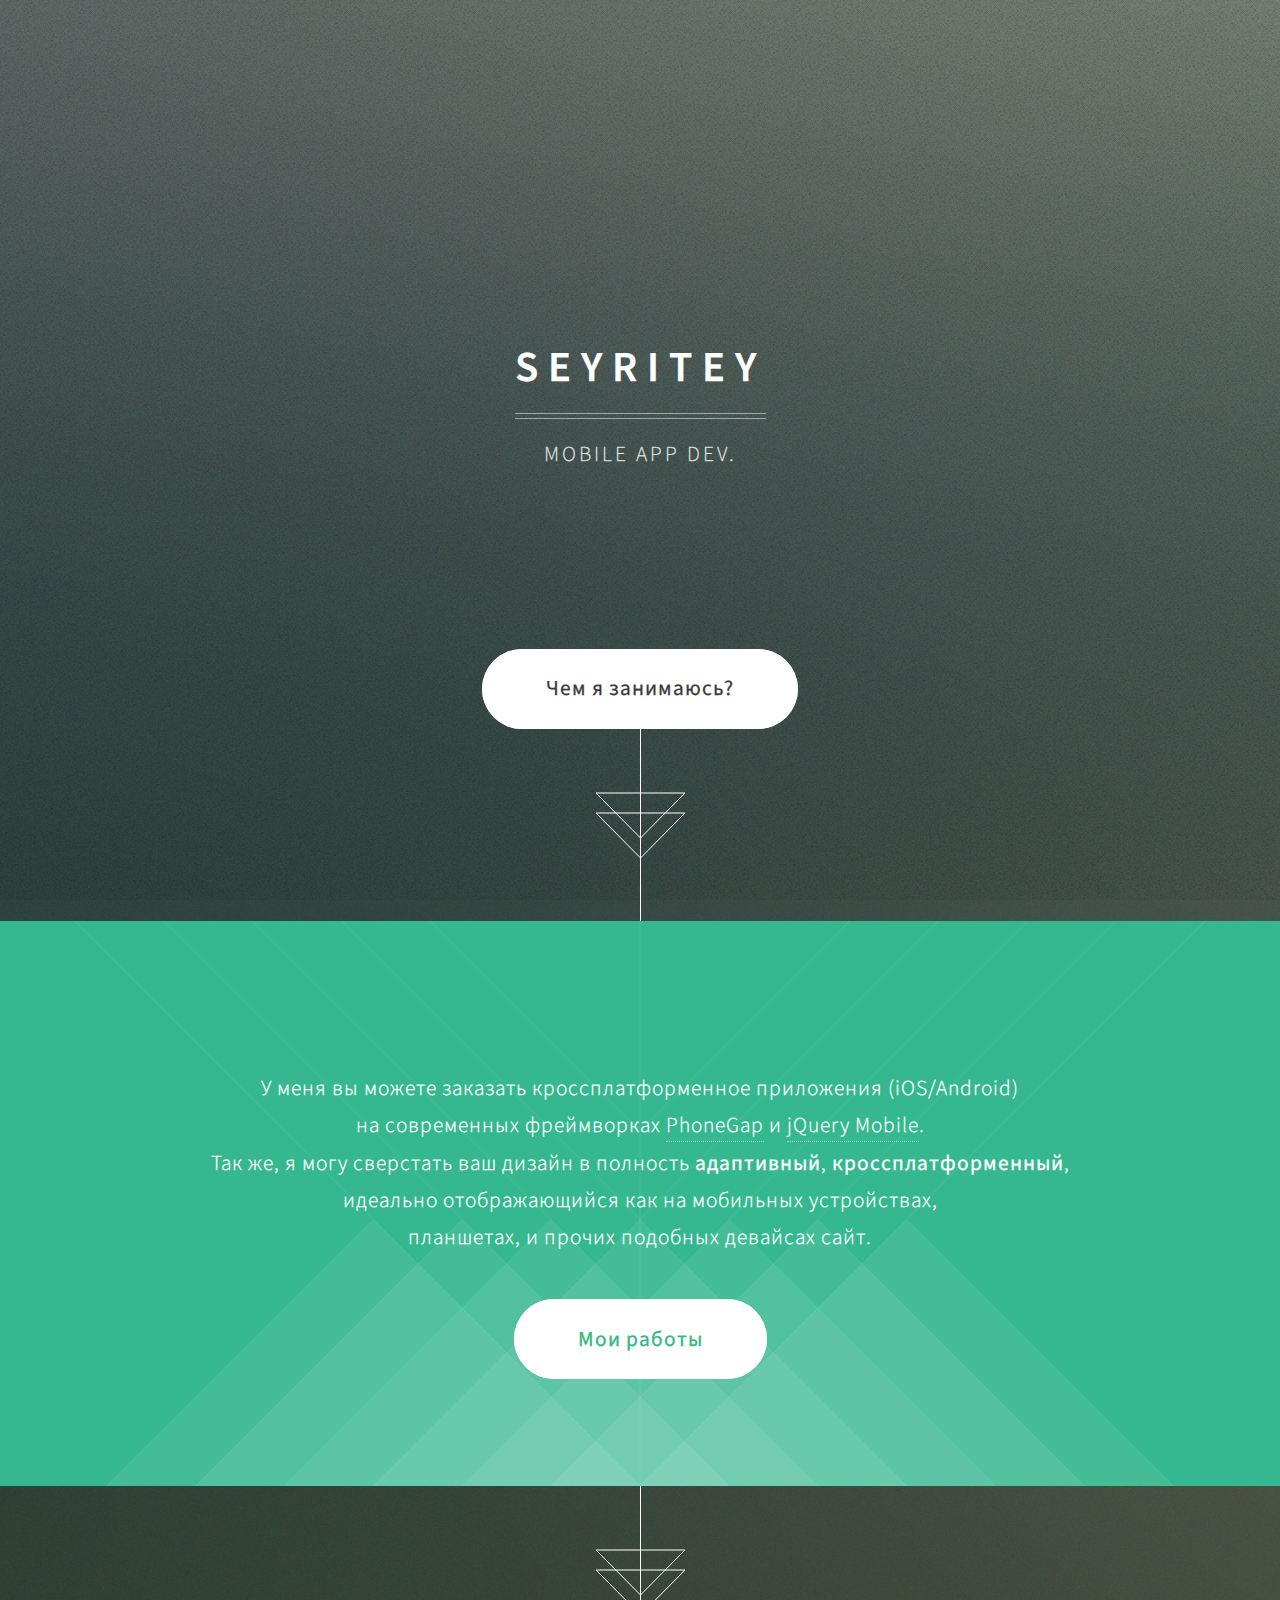
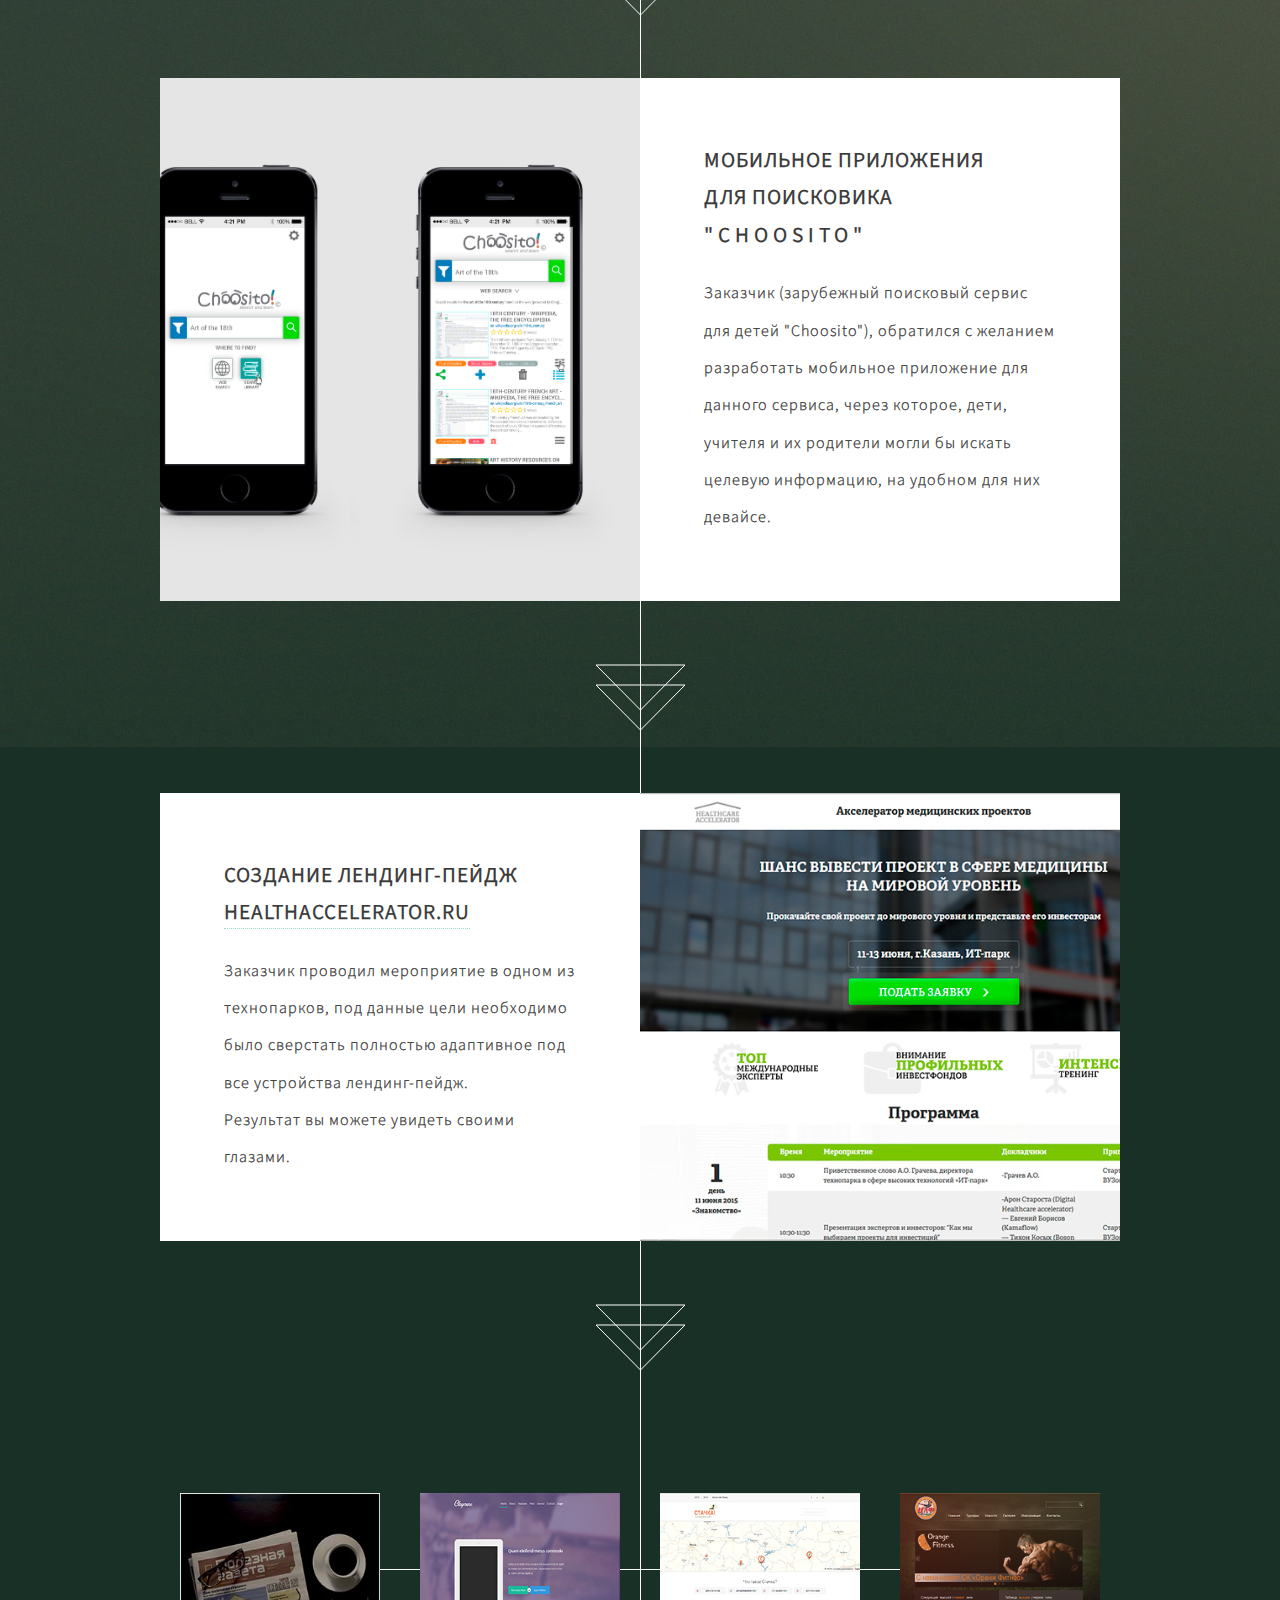
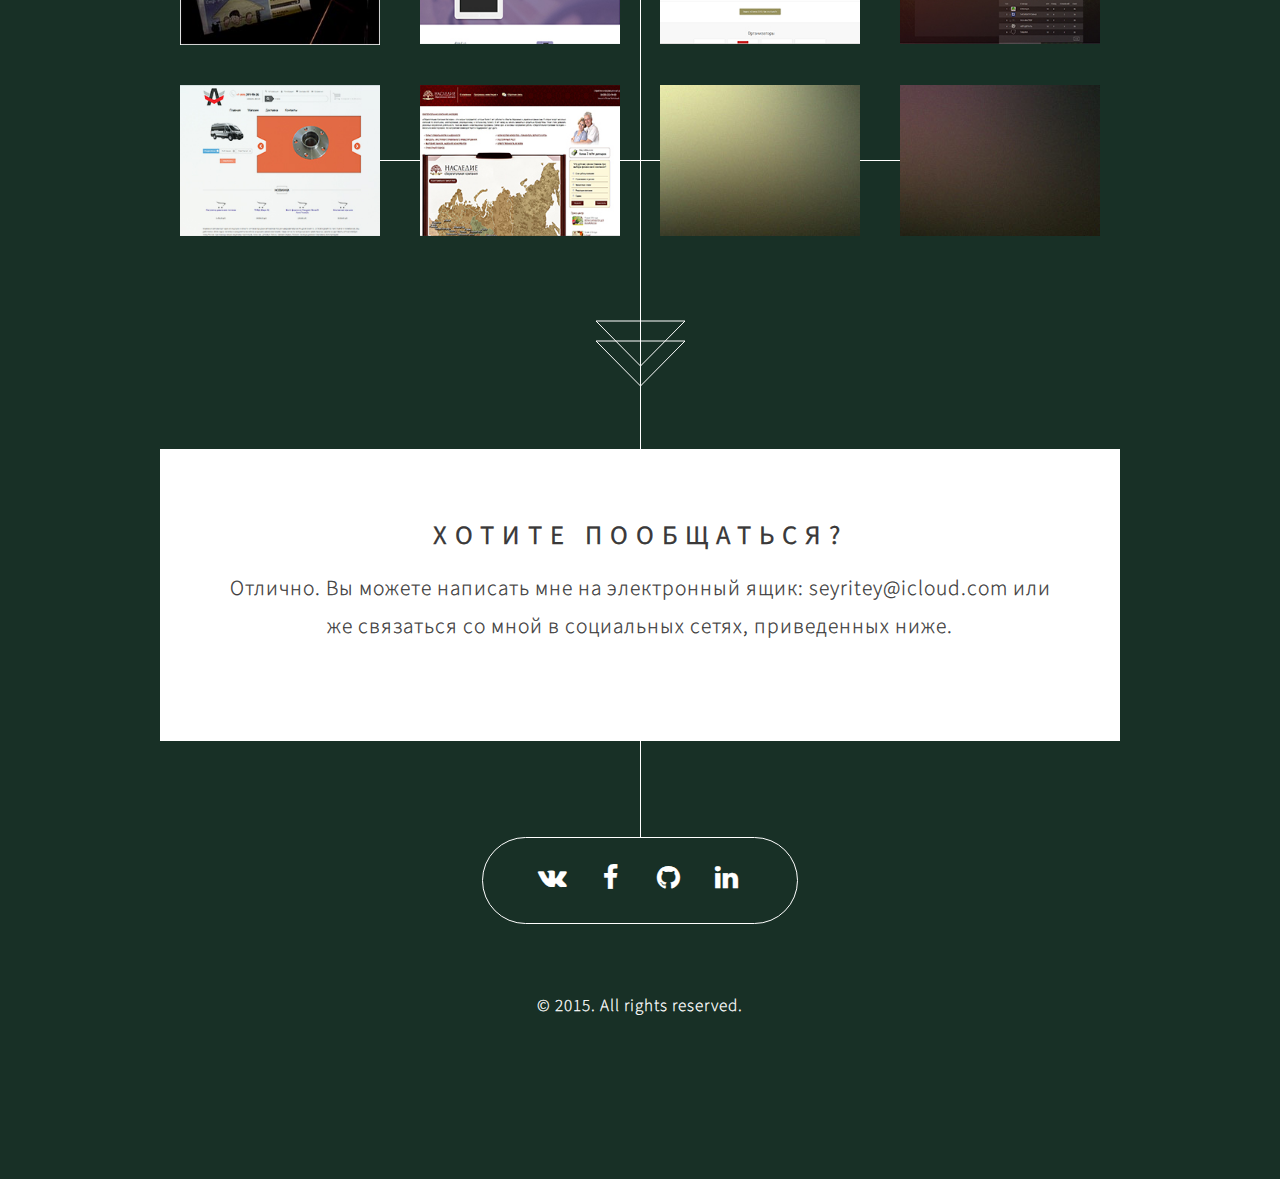
<file: index.html>
<!DOCTYPE HTML>
<html>
	<head>
		<title>Seyritey</title>
		<meta charset="utf-8" />
		<meta name="viewport" content="width=device-width, initial-scale=1" />
		<!--[if lte IE 8]><script src="assets/js/ie/html5shiv.js"></script><![endif]-->
		<link rel="stylesheet" href="assets/css/main.css" />
		<!--[if lte IE 8]><link rel="stylesheet" href="assets/css/ie8.css" /><![endif]-->
	</head>
	<body>
			<section id="header">
				<header>
					<h1>Seyritey</h1>
					<p>Mobile App dev.</p>
				</header>
				<footer>
					<a href="#banner" class="button style2 scrolly-middle">Чем я занимаюсь?</a>
				</footer>
			</section>

		<!-- Banner -->
			<section id="banner">
				<header>
					<h2></h2>
				</header>
        				<p>
                            У меня вы можете заказать кроссплатформенное приложения (iOS/Android) <br />
                            на современных фреймворках <a href="http://phonegap.com/app/">PhoneGap</a> и <a href="http://demos.jquerymobile.com/1.4.5/">jQuery Mobile</a>.<br />
            				Так же, я могу сверстать ваш дизайн в полность <strong>адаптивный</strong>, <strong>кроссплатформенный</strong>,<br> идеально отображающийся как на мобильных устройствах,<br> планшетах, и прочих подобных девайсах сайт.<br />
    				</p>
				<footer>
					<a href="#first" class="button style2 scrolly">Мои работы</a>
				</footer>
			</section>

		<!-- Feature 1 -->
			<article id="first" class="container box style1 right">
				<a href="#" class="image fit"><img src="images/iphone-filters-search-result.jpg" alt="" /></a>
				<div class="inner">
					<header>
						<h4>Мобильное приложения<br> для поисковика</h4><h3>"Choosito"</h3>
					</header>
					<p style="font-size: 16px;">Заказчик (зарубежный поисковый сервис для детей "Choosito"), обратился с желанием разработать мобильное приложение для данного сервиса, через которое, дети, учителя и их родители могли бы искать целевую информацию, на удобном для них девайсе.</p>
				</div>
			</article>

		<!-- Feature 2 -->
			<article class="container box style1 left">
				<a href="http://healthaccelerator.ru" class="image fit"><img src="images/pic02.jpg" alt="" /></a>
				<div class="inner">
					<header>
						<h4>Создание лендинг-пейдж<br />
						<a href="http://healthaccelerator.ru">Healthaccelerator.ru</a></h4>
					</header>
					<p style="font-size: 16px;">Заказчик проводил мероприятие в одном из технопарков, под данные цели необходимо было сверстать полностью адаптивное под все устройства лендинг-пейдж.<br> Результат вы можете увидеть своими глазами.</p>
				</div>
			</article>

		<!-- Portfolio -->
			<article class="container box style2">
				<!-- <header>
					<h2>Последние работы</h2>
					<p>Посмотреть в полном-размере и<br />
					открыть вживую, вы можете кликнув на изображение.</p>
				</header> !-->
				<div class="inner gallery">
					<div class="row 0%">
						<div class="3u 12u(mobile)"><a href="images/fulls/01.jpg" class="image fit"><img src="images/thumbs/01.jpg" alt="" title="Верстка лендинг-пейдж для <a href='http://poleznayagazeta.ru'\>poleznayagazeta.ru</a\>" /></a></div>
						<div class="3u 12u(mobile)"><a href="images/fulls/02.png" class="image fit"><img src="images/thumbs/02.jpg" alt="" title="<a href='http://lisink.github.io/works/claymore/'>Финальная работа на всероссийской олимпиаде 'Волга IT'</a>" /></a></div>
						<div class="3u 12u(mobile)"><a href="images/fulls/03.png" class="image fit"><img src="images/thumbs/03.jpg" alt="" title="<a href='lisink.github.io/works/volgait'>Полуфинальная работа</a> на всероссийской олимпиаде 'Волга IT'" /></a></div>
						<div class="3u 12u(mobile)"><a href="images/fulls/04.jpg" class="image fit"><img src="images/thumbs/04.jpg" alt="" title="Верстка сайта <a href='http://цлф.рф'\>'Центра любительского футбола'</a\>" /></a></div>
					</div>
					<div class="row 0%">
						<div class="3u 12u(mobile)"><a href="images/fulls/05.png" class="image fit"><img src="images/thumbs/05.jpg" alt="" title="Частичная верстка сайта <a href='http://autodetali16.ru'\>autodetali16.ru</a\>" /></a></div>
						<div class="3u 12u(mobile)"><a href="images/fulls/06.jpg" class="image fit"><img src="images/thumbs/06.jpg" alt="" title="Портирование/переверстка сайта <a href='http://sberfin.ru'\>http://sberfin.ru</a\> на CMS" /></a></div>
						<div class="3u 12u(mobile)"><a href="images/fulls/07.jpg" class="image fit"><img src="images/thumbs/07.jpg" alt="" title="Место ждет своей работы" /></a></div>
						<div class="3u 12u(mobile)"><a href="images/fulls/08.jpg" class="image fit"><img src="images/thumbs/08.jpg" alt="" title="Место ждет своей работы" /></a></div>
					</div>
				</div>
			</article>

		<!-- Contact -->
			<article class="container box style3">
				<header>
					<h2>Хотите пообщаться?</h2>
					<p>Отлично. Вы можете написать мне на электронный ящик: seyritey@icloud.com или же связаться со мной в социальных сетях, приведенных ниже.</p>
				</header>
				<!--<form method="post" action="#">
					<div class="row 50%">
						<div class="6u 12u$(mobile)"><input type="text" class="text" name="name" placeholder="Name" /></div>
						<div class="6u$ 12u$(mobile)"><input type="text" class="text" name="email" placeholder="Email" /></div>
						<div class="12u$">
							<textarea name="message" placeholder="Message"></textarea>
						</div>
						<div class="12u$">
							<ul class="actions">
								<li><input type="submit" value="Send Message" /></li>
							</ul>
						</div>
					</div>
				</form> !-->
			</article>

		<section id="footer">
			<ul class="icons">
				<li><a href="http://vk.com/seyritey" class="icon fa-vk"><span class="label">Vkontakte</span></a></li>
				<li><a href="https://www.facebook.com/profile.php?id=100007249294227" class="icon fa-facebook"><span class="label">Facebook</span></a></li>
                <li><a href="https://github.com/Seyritey" class="icon  fa-github"><span class="label">Github</span></a></li>
				<li><a href="" class="icon fa-linkedin"><span class="label">LinkedIn</span></a></li>
			</ul>
			<div class="copyright">
				<ul class="menu">
					<li>&copy; 2015. All rights reserved.</li>
				</ul>
			</div>
		</section>

		<!-- Scripts -->
			<script src="assets/js/jquery.min.js"></script>
			<script src="assets/js/jquery.scrolly.min.js"></script>
			<script src="assets/js/jquery.poptrox.min.js"></script>
			<script src="assets/js/skel.min.js"></script>
			<script src="assets/js/util.js"></script>
			<!--[if lte IE 8]><script src="assets/js/ie/respond.min.js"></script><![endif]-->
			<script src="assets/js/main.js"></script>

	</body>
</html>
</file>
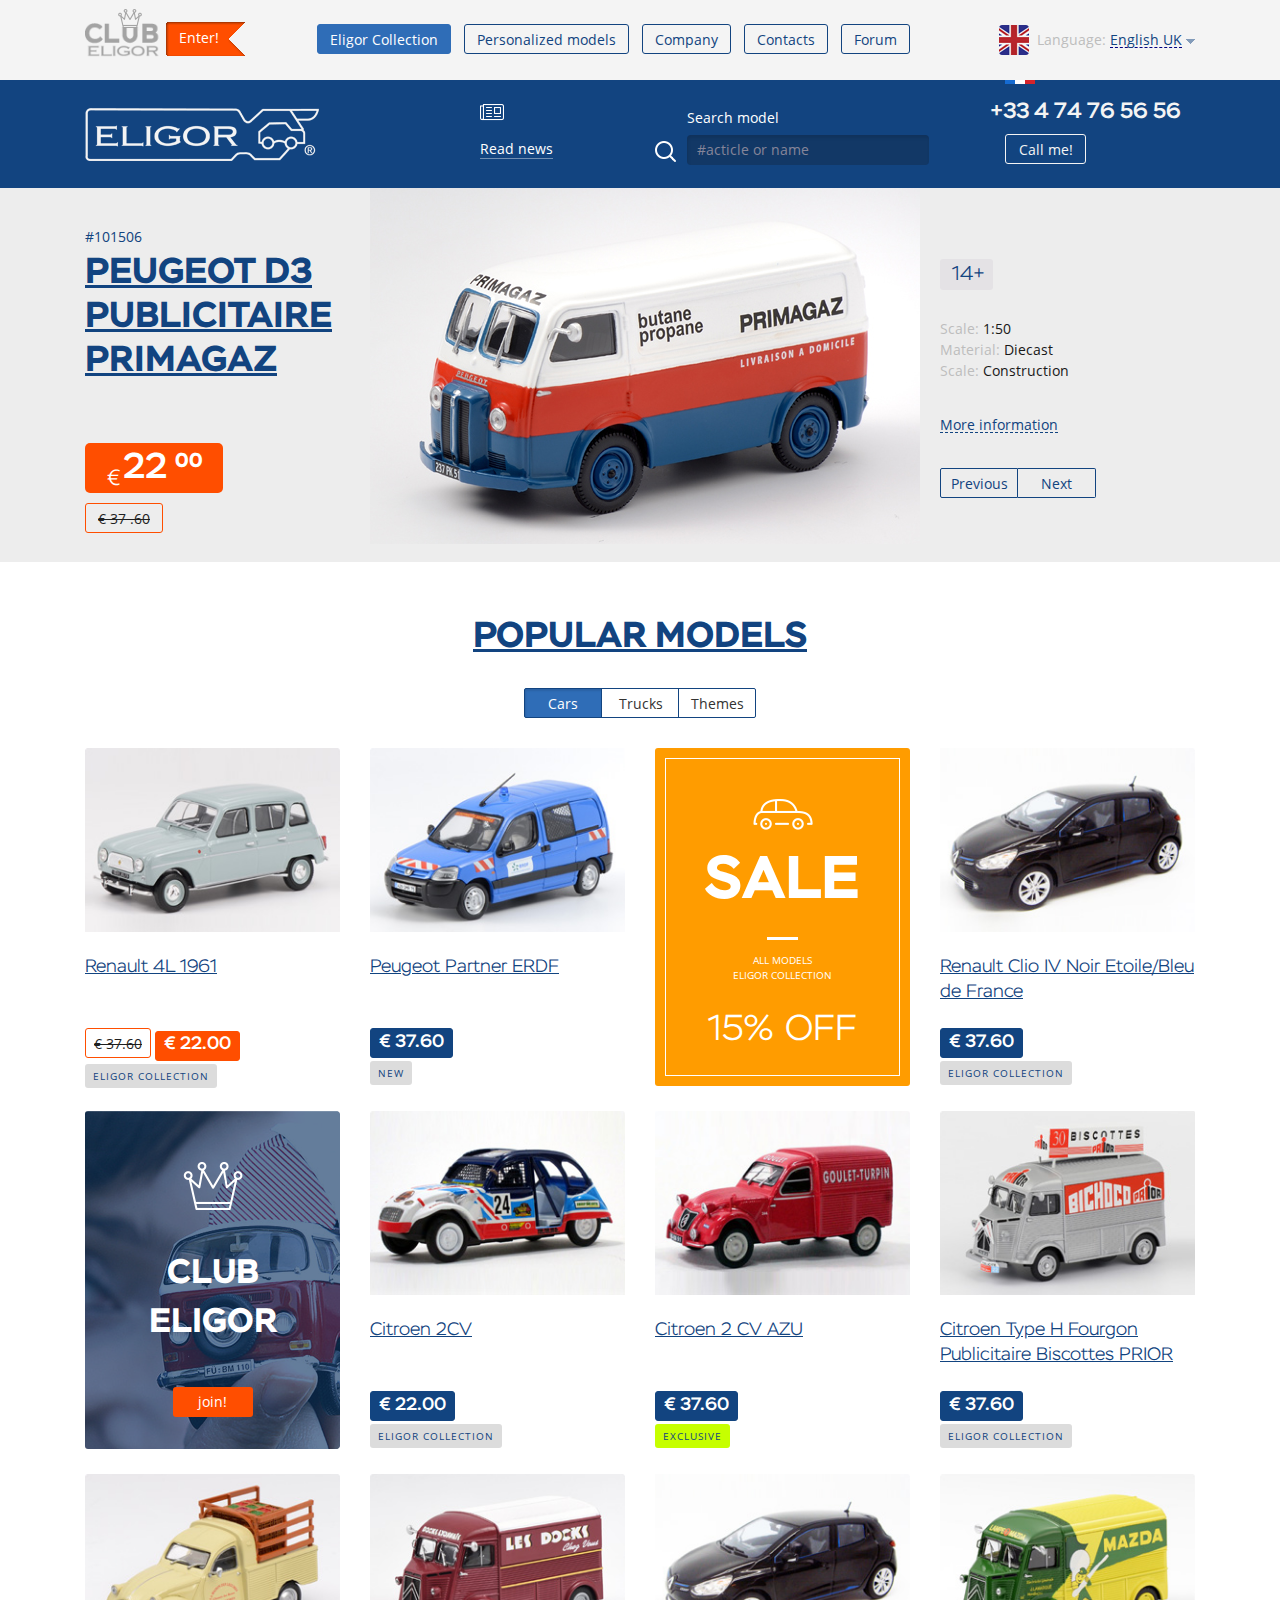
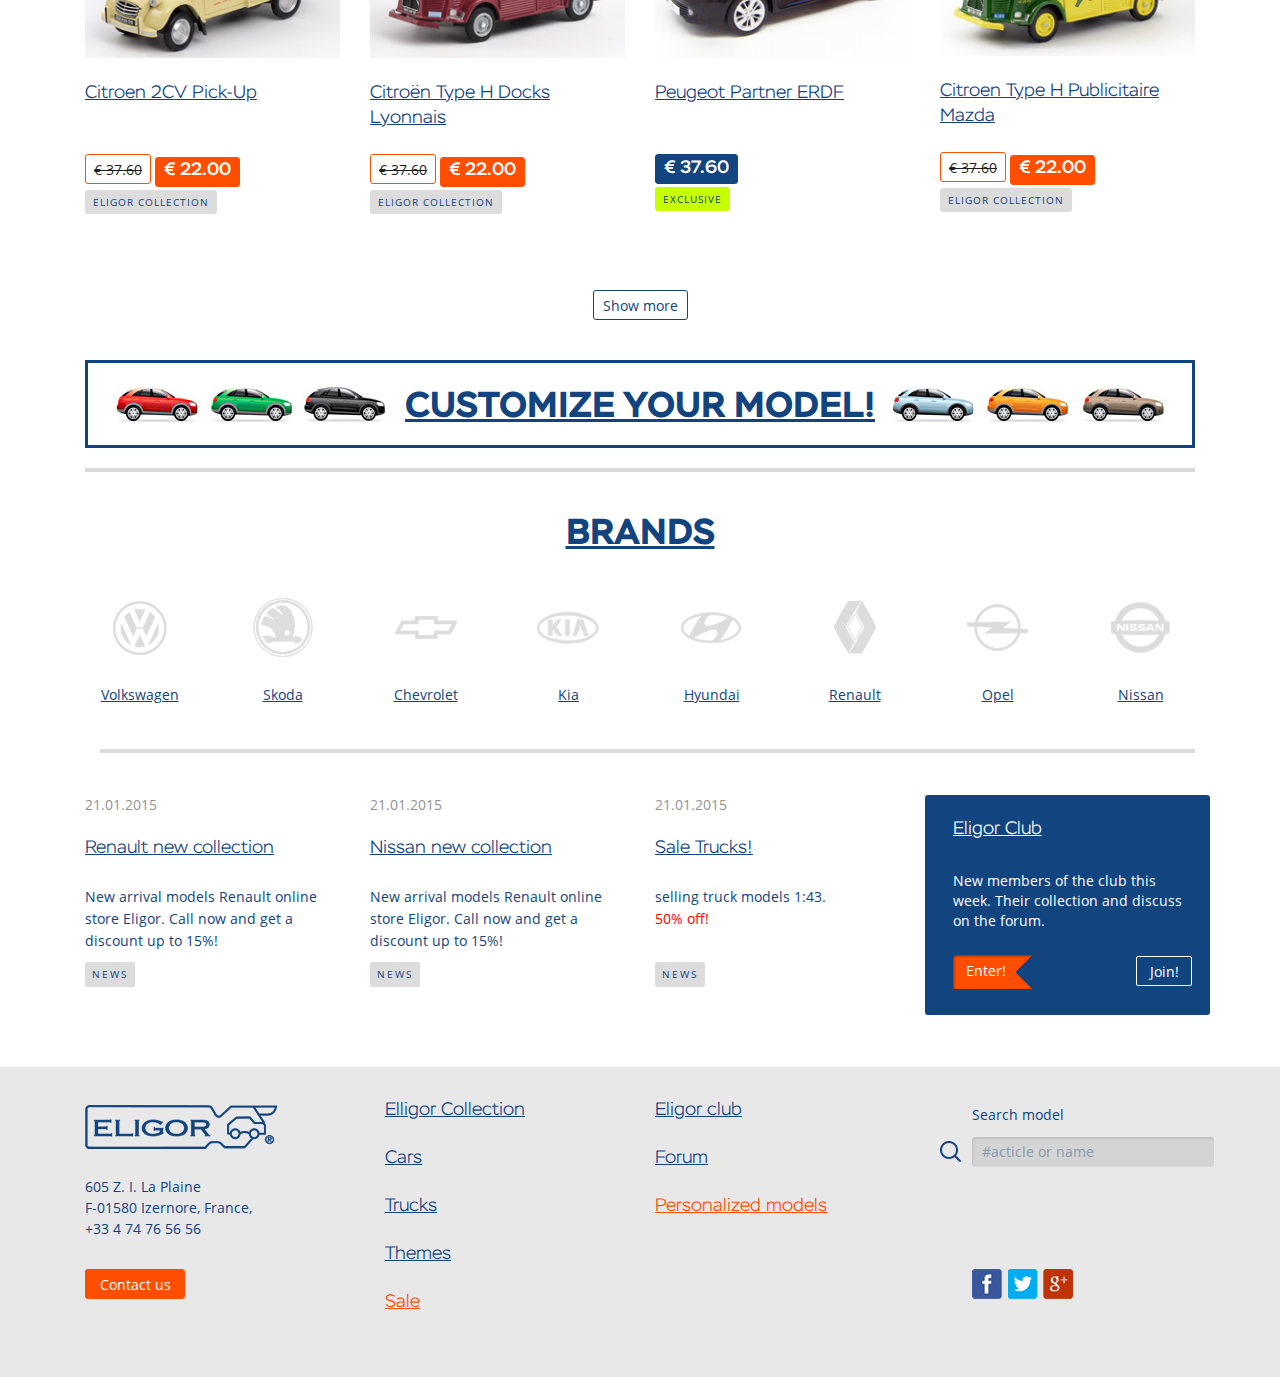
<file: eligor/1.html>
<!DOCTYPE html>
<html lang="en">

<head>
    <meta charset="utf-8">
    <meta http-equiv="X-UA-Compatible" content="IE=edge">
    <meta name="viewport" content="width=device-width, initial-scale=1">
    <title>Main page</title>

    <link href="style/reset.css" rel="stylesheet">
    <link href="style/bootstrap.min.css" rel="stylesheet">
    <link href="style/main.css" rel="stylesheet">

    <!--[if lt IE 9]>
        <script src="https://oss.maxcdn.com/html5shiv/3.7.2/html5shiv.min.js"></script>
        <script src="https://oss.maxcdn.com/respond/1.4.2/respond.min.js"></script>
    <![endif]-->
</head>

<body>





    <header class="main-menu">
        <div class="container">

            <div class="col-md-2 club-box">
                <img src="style/club_logo.png" alt="">
                <div class="club-enter">
                    <img src="style/club_flag.png" alt="">
                    <div class="club-enter-text">Enter!</div>
                </div>
            </div>

            <nav class="col-md-7 main-nav-menu">
                <ul>
                    <li><a class="active-page" href="">Eligor Collection</a></li>
                    <li><a href="">Personalized models</a></li>
                    <li><a href="">Company</a></li>
                    <li><a href="">Contacts</a></li>
                    <li><a href="">Forum</a></li>
                </ul>
            </nav>

            <div class="col-md-3 localization-box">
                <div class="localization">
                    <img class="flag" src="style/eng_flag.png" alt="">
                    <span>Language:</span>
                    <span class="language-picker">English UK</span>
                    <img class="language-picker-arrow" src="style/arrow_btn.png" alt="">
                </div>
            </div>

        </div>

    </header>

    <header class="blue-header">
        <div class="container">
            <div class="col-md-4">
                <a href="/"><img src="style/logo.png" alt=""></a>
            </div>

            <div class="col-md-2 read-news-box">
                <div class="col-xs-12">
                    <img src="style/read-news.png" alt="">
                </div>
                <div class="col-xs-12 read-news">
                    <span>Read news</span>
                </div>
            </div>

            <div class="col-md-3 search-box">
                <img src="style/search.png" alt="">
                <div>
                    <span>Search model</span>
                    <input type="search" placeholder="#acticle or name">
                </div>

            </div>

            <div class="col-md-3 phone-box">
                <img src="style/madeinfrance.png" alt="">
                <div class="phone-number">+33 4 74 76 56 56</div>
                <button class="call-me">Call me!</button>
            </div>


        </div>

    </header>

    <div class="slider-box">

        <div class="container">
            <div class="col-md-3 model-title-box">
                <div class="model-index">#101506</div>
                <div class="model-title">Peugeot D3 Publicitaire Primagaz</div>
                <div class="model-price-box">
                    <span class="model-price">22</span>
                    <span class="model-price-cents">00</span>
                </div>
                <br>
                <div class="model-old-price-box">
                    € <span class="model-old-price">37 .60</span>
                    <div class="model-old-price-line"></div>
                </div>
            </div>

            <div class="col-md-6">
                <img src="models/101511.jpg" alt="">
            </div>

            <div class="col-md-3">
                <div class="model-year-limit">14+</div>
                <div class="model-description">

                    <p><span class="model-param">Scale: </span><span class="model-param-arg">1:50</span></p>
                    <p><span class="model-param">Material: </span><span class="model-param-arg">Diecast</span></p>
                    <p><span class="model-param">Scale: </span><span class="model-param-arg">Construction</span></p>

                </div>

                <div class="more-info-link">More information</div>

                <div class="slider-nav-buttons">
                    <span class="prev-slide">
                        Previous
                    </span>
                    <span class="next-slide">
                        Next
                    </span>
                </div>

            </div>
        </div>

    </div>

    <div class="container text-center">
        <div class="popular-models-title">POPULAR MODELS</div>
        <div class="type-picker-box">
            <span class="type-picker type1 active-type">Cars</span>
            <span class="type-picker type2">Trucks</span>
            <span class="type-picker type3">Themes</span>
        </div>

        <div class="models-box mb1 active-mb">

            <div class="col-md-3 mb-elem car-box">
                <img src="models/1.jpg" alt="">
                <div class="title">Renault 4L 1961</div>
                <div class="old-price">€ 37.60
                    <div class="under-line"></div>
                </div>
                <div class="price">€ 22.00</div>
                <br>
                <div class="grey-tag">eligor collection</div>
            </div>
            <div class="col-md-3 mb-elem car-box">
                <img src="models/2.jpg" alt="">
                <div class="title">Peugeot Partner ERDF</div>
                <div class="fixed-price">€ 37.60</div>
                <br>
                <div class="grey-tag">new</div>
            </div>
            <div class="col-md-3 mb-elem">
                <div class="sale-box">

                    <div class="sale-container">
                        <img src="style/sale-car.png" alt="" class="sale-car">
                        <div class="sale-title">SALE</div>
                        <div class="sale-line"></div>
                        <div class="sale-descriprion">
                            all models
                            <br> ELIGOR COLLECTION
                        </div>
                        <div class="sale-percent">15% off</div>
                    </div>

                </div>
            </div>
            <div class="col-md-3 mb-elem car-box">
                <img src="models/3.jpg" alt="">
                <div class="title">
                    Renault Clio IV Noir Etoile/Bleu de France
                </div>
                <div class="fixed-price">€ 37.60</div>
                <br>
                <div class="grey-tag">eligor collection</div>
            </div>


            <div class="col-md-3 mb-elem eligor-club">
                <div class="eligor-club-box">
                    <img src="style/eligor_crown.png" alt="">
                    <div class="title">
                        CLUB
                        <br> ELIGOR
                    </div>
                    <div class="join-to-club">join!</div>

                </div>
            </div>

            <div class="col-md-3 mb-elem car-box">
                <img src="models/4.jpg" alt="">
                <div class="title">
                    Citroen 2CV
                </div>
                <div class="fixed-price">€ 22.00</div>
                <br>
                <div class="grey-tag">eligor collection</div>
            </div>

            <div class="col-md-3 mb-elem car-box">
                <img src="models/5.jpg" alt="">
                <div class="title">
                    Citroen 2 CV AZU
                </div>
                <div class="fixed-price">€ 37.60</div>
                <br>
                <div class="exclusive-tag">exclusive</div>
            </div>

            <div class="col-md-3 mb-elem car-box">
                <img src="models/6.jpg" alt="">
                <div class="title">
                    Citroen Type H Fourgon Publicitaire Biscottes PRIOR
                </div>
                <div class="fixed-price">€ 37.60</div>
                <br>
                <div class="grey-tag">eligor collection</div>
            </div>

            <div class="col-md-3 mb-elem car-box">
                <img src="models/7.jpg" alt="">
                <div class="title">
                    Citroen 2CV Pick-Up
                </div>
                <div class="old-price">€ 37.60
                    <div class="under-line"></div>
                </div>
                <div class="price">€ 22.00</div>
                <br>
                <div class="grey-tag">eligor collection</div>
            </div>

            <div class="col-md-3 mb-elem car-box">
                <img src="models/8.jpg" alt="">
                <div class="title">
                    Citroën Type H Docks Lyonnais
                </div>
                <div class="old-price">€ 37.60
                    <div class="under-line"></div>
                </div>
                <div class="price">€ 22.00</div>
                <br>
                <div class="grey-tag">eligor collection</div>
            </div>

            <div class="col-md-3 mb-elem car-box">
                <img src="models/3.jpg" alt="">
                <div class="title">
                    Peugeot Partner ERDF
                </div>
                <div class="fixed-price">€ 37.60</div>
                <br>
                <div class="exclusive-tag">exclusive</div>
            </div>

            <div class="col-md-3 mb-elem car-box">
                <img src="models/9.jpg" alt="">
                <div class="title">
                    Citroen Type H Publicitaire Mazda
                </div>
                <div class="old-price">€ 37.60
                    <div class="under-line"></div>
                </div>
                <div class="price">€ 22.00</div>
                <br>
                <div class="grey-tag">eligor collection</div>
            </div>

            <div class="col-xs-12">
                <div class="show-more">Show more</div>
            </div>
        </div>

        <div class="models-box mb2">

            <div class="col-md-3 mb-elem car-box">
                <img src="models/2.jpg" alt="">
                <div class="title">Peugeot Partner ERDF</div>
                <div class="fixed-price">€ 37.60</div>
                <br>
                <div class="grey-tag">new</div>
            </div>
            <div class="col-md-3 mb-elem">
                <div class="sale-box">

                    <div class="sale-container">
                        <img src="style/sale-car.png" alt="" class="sale-car">
                        <div class="sale-title">SALE</div>
                        <div class="sale-line"></div>
                        <div class="sale-descriprion">
                            all models
                            <br> ELIGOR COLLECTION
                        </div>
                        <div class="sale-percent">15% off</div>
                    </div>

                </div>
            </div>
            <div class="col-md-3 mb-elem car-box">
                <img src="models/3.jpg" alt="">
                <div class="title">
                    Renault Clio IV Noir Etoile/Bleu de France
                </div>
                <div class="fixed-price">€ 37.60</div>
                <br>
                <div class="grey-tag">eligor collection</div>
            </div>


            <div class="col-md-3 mb-elem eligor-club">
                <div class="eligor-club-box">
                    <img src="style/eligor_crown.png" alt="">
                    <div class="title">
                        CLUB
                        <br> ELIGOR
                    </div>
                    <div class="join-to-club">join!</div>

                </div>
            </div>

            <div class="col-md-3 mb-elem car-box">
                <img src="models/4.jpg" alt="">
                <div class="title">
                    Citroen 2CV
                </div>
                <div class="fixed-price">€ 22.00</div>
                <br>
                <div class="grey-tag">eligor collection</div>
            </div>


            <div class="col-md-3 mb-elem car-box">
                <img src="models/6.jpg" alt="">
                <div class="title">
                    Citroen Type H Fourgon Publicitaire Biscottes PRIOR
                </div>
                <div class="fixed-price">€ 37.60</div>
                <br>
                <div class="grey-tag">eligor collection</div>
            </div>

            <div class="col-md-3 mb-elem car-box">
                <img src="models/7.jpg" alt="">
                <div class="title">
                    Citroen 2CV Pick-Up
                </div>
                <div class="old-price">€ 37.60
                    <div class="under-line"></div>
                </div>
                <div class="price">€ 22.00</div>
                <br>
                <div class="grey-tag">eligor collection</div>
            </div>


            <div class="col-xs-12">
                <div class="show-more">Show more</div>
            </div>
        </div>

        <div class="models-box mb3">

            <div class="col-md-3 mb-elem car-box">
                <img src="models/2.jpg" alt="">
                <div class="title">Peugeot Partner ERDF</div>
                <div class="fixed-price">€ 37.60</div>
                <br>
                <div class="grey-tag">new</div>
            </div>
            <div class="col-md-3 mb-elem">
                <div class="sale-box">

                    <div class="sale-container">
                        <img src="style/sale-car.png" alt="" class="sale-car">
                        <div class="sale-title">SALE</div>
                        <div class="sale-line"></div>
                        <div class="sale-descriprion">
                            all models
                            <br> ELIGOR COLLECTION
                        </div>
                        <div class="sale-percent">15% off</div>
                    </div>

                </div>
            </div>
            <div class="col-md-3 mb-elem car-box">
                <img src="models/3.jpg" alt="">
                <div class="title">
                    Renault Clio IV Noir Etoile/Bleu de France
                </div>
                <div class="fixed-price">€ 37.60</div>
                <br>
                <div class="grey-tag">eligor collection</div>
            </div>


            <div class="col-md-3 mb-elem eligor-club">
                <div class="eligor-club-box">
                    <img src="style/eligor_crown.png" alt="">
                    <div class="title">
                        CLUB
                        <br> ELIGOR
                    </div>
                    <div class="join-to-club">join!</div>

                </div>
            </div>

            <div class="col-xs-12">
                <div class="show-more">Show more</div>
            </div>
        </div>

    </div>

    <div class="container">
        <div class="col-xs-12">
            <div class="customize-link-box">
                <img src="style/cars1.jpg" alt="">
                <div class="customize-link-title">CUSTOMIZE YOUR MODEL!</div>
                <img src="style/cars2.jpg" alt="">
            </div>

        </div>

    </div>

    <div class="container">
        <div class="col-xs-12">
            <div class="customize_line"></div>
        </div>
    </div>

    <div class="container brands-box">
        <div class="title">brands</div>

        <div class="brand-elem volkswagen-box">
            <div class="volkswagen"></div>
            <div class="brand-name">Volkswagen</div>
        </div>
        <div class="brand-elem skoda-box">
            <div class="skoda"></div>
            <div class="brand-name">Skoda</div>
        </div>
        <div class="brand-elem chevrolet-box">
            <div class="chevrolet"></div>
            <div class="brand-name">Chevrolet</div>
        </div>
        <div class="brand-elem kia-box">
            <div class="kia"></div>
            <div class="brand-name">Kia</div>
        </div>
        <div class="brand-elem hyundai-box">
            <div class="hyundai"></div>
            <div class="brand-name">Hyundai</div>
        </div>
        <div class="brand-elem renault-box">
            <div class="renault"></div>
            <div class="brand-name">Renault</div>
        </div>
        <div class="brand-elem opel-box">
            <div class="opel"></div>
            <div class="brand-name">Opel</div>
        </div>
        <div class="brand-elem nissan-box">
            <div class="nissan"></div>
            <div class="brand-name">Nissan</div>
        </div>
    </div>

    <div class="container">
        <div class="col-xs-12">
            <div class="brands_line"></div>
        </div>
    </div>


    <div class="container news-box">

        <div class="col-md-3 news-elem">
            <div class="date">21.01.2015</div>
            <div class="title">Renault new collection</div>
            <div class="description">
                New arrival models Renault online store Eligor. Call now and get a discount up to 15%!
            </div>
            <div class="tag">news</div>
        </div>
        <div class="col-md-3 news-elem">
            <div class="date">21.01.2015</div>
            <div class="title">Nissan new collection</div>
            <div class="description">
                New arrival models Renault online store Eligor. Call now and get a discount up to 15%!
            </div>
            <div class="tag">news</div>
        </div>
        <div class="col-md-3 news-elem">
            <div class="date">21.01.2015</div>
            <div class="title">Sale Trucks!</div>
            <div class="description">
                selling truck models 1:43.
                <div class="red">50% off!</div>
            </div>
            <div class="tag">news</div>
        </div>
        <div class="col-md-3 club-on-news">
            <div class="title">Eligor Club</div>
            <div class="description">
                New members of the club this week. Their collection and discuss on the forum.
            </div>

            <div class="club-enter">
                <img src="style/club_flag.png" alt="">
                <div class="club-enter-text">Enter!</div>
            </div>

            <div class="join">Join!</div>

        </div>
    </div>


    <footer>
        <div class="container">

            <div class="col-md-3 contacts-box">

                <img src="style/blue_logo.png" alt="">
                <div class="contacts">
                    605 Z. I. La Plaine
                    <br> F-01580 Izernore, France,
                    <br> +33 4 74 76 56 56
                </div>

                <button class="contact-btn">Contact us</button>

            </div>
            <nav class="col-md-6 footer-menu">

                <ul>
                    <li class="col-md-6"><a href="">Elligor Collection</a></li>
                    <li class="col-md-6"><a href="">Eligor club</a></li>
                    <li class="col-md-6"><a href="">Cars</a></li>
                    <li class="col-md-6"><a href="">Forum</a></li>
                    <li class="col-md-6"><a href="">Trucks</a></li>
                    <li class="col-md-6"><a class="orange" href="">Personalized models</a></li>
                    <li class="col-md-6"><a href="">Themes</a></li>
                    <li class="col-md-6">
                        <a href="">
                            <br>
                        </a>
                    </li>
                    <li class="col-md-6"><a class="orange" href="">Sale</a></li>
                </ul>

            </nav>
            <div class="col-md-3 search-and-social">

                <img src="style/blue_search.png" alt="">
                <div>
                    <span>Search model</span>
                    <input type="search" placeholder="#acticle or name">
                </div>

                <div class="social-box">
                    <a href="facebook.com" class="facebook"></a>
                    <a href="twitter.com" class="twitter"></a>
                    <a href="google.com" class="google"></a>
                </div>
            </div>

        </div>
    </footer>

    <script src="js/1.js"></script>
    <script src="https://maxcdn.bootstrapcdn.com/bootstrap/3.3.2/js/bootstrap.min.js"></script>
</body>

</html>
</file>
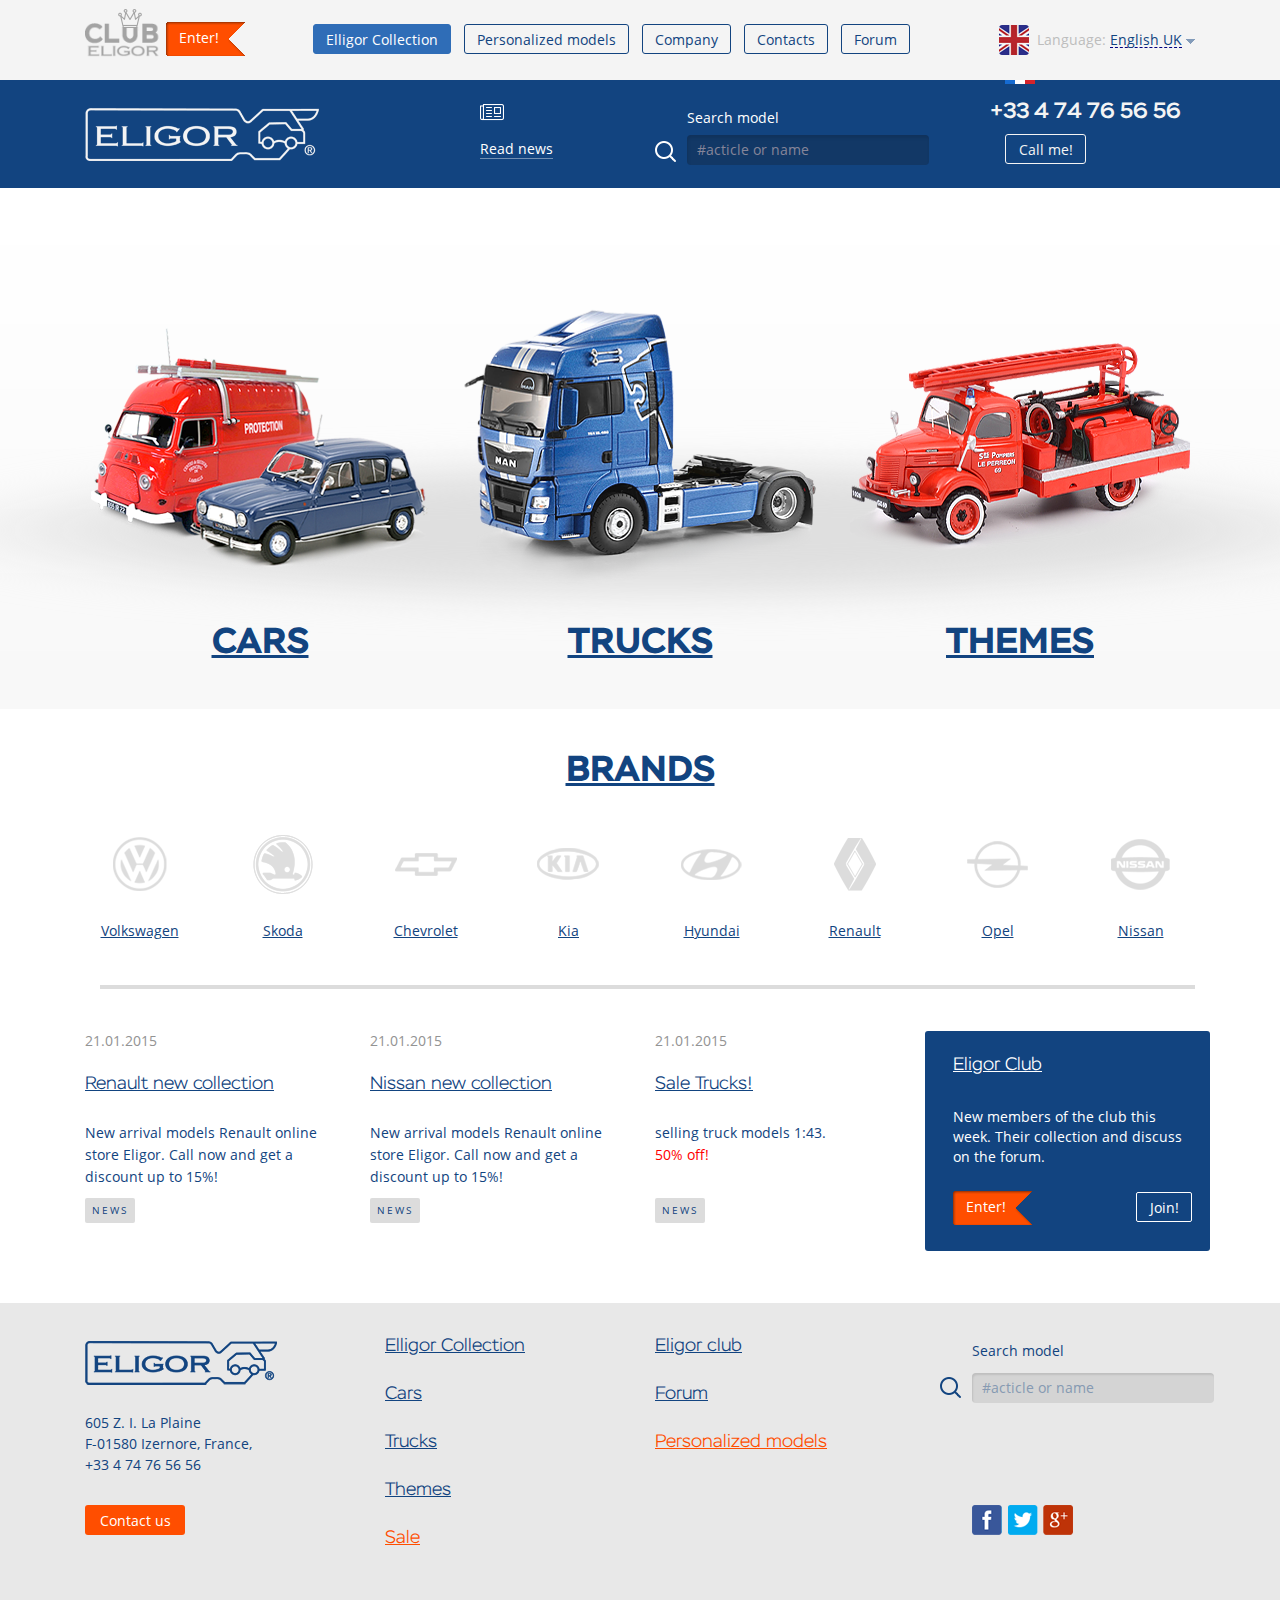
<file: eligor/2.html>
<!DOCTYPE html>
<html lang="en">

<head>
    <meta charset="utf-8">
    <meta http-equiv="X-UA-Compatible" content="IE=edge">
    <meta name="viewport" content="width=device-width, initial-scale=1">
    <title>Main page</title>

    <link href="style/reset.css" rel="stylesheet">
    <link href="style/bootstrap.min.css" rel="stylesheet">
    <link href="style/main.css" rel="stylesheet">

    <!--[if lt IE 9]>
        <script src="https://oss.maxcdn.com/html5shiv/3.7.2/html5shiv.min.js"></script>
        <script src="https://oss.maxcdn.com/respond/1.4.2/respond.min.js"></script>
    <![endif]-->
</head>

<body>





    <header class="main-menu">
        <div class="container">

            <div class="col-md-2 club-box">
                <img src="style/club_logo.png" alt="">
                <div class="club-enter">
                    <img src="style/club_flag.png" alt="">
                    <div class="club-enter-text">Enter!</div>
                </div>
            </div>

            <nav class="col-md-7 main-nav-menu">
                <ul>
                    <li><a class="active-page" href="">Elligor Collection</a></li>
                    <li><a href="">Personalized models</a></li>
                    <li><a href="">Company</a></li>
                    <li><a href="">Contacts</a></li>
                    <li><a href="">Forum</a></li>
                </ul>
            </nav>

            <div class="col-md-3 localization-box">
                <div class="localization">
                    <img class="flag" src="style/eng_flag.png" alt="">
                    <span>Language:</span>
                    <span class="language-picker">English UK</span>
                    <img class="language-picker-arrow" src="style/arrow_btn.png" alt="">
                </div>
            </div>

        </div>

    </header>

    <header class="blue-header">
        <div class="container">
            <div class="col-md-4">
                <a href="/"><img src="style/logo.png" alt=""></a>
            </div>

            <div class="col-md-2 read-news-box">
                <div class="col-xs-12">
                    <img src="style/read-news.png" alt="">
                </div>
                <div class="col-xs-12 read-news">
                    <span>Read news</span>
                </div>
            </div>

            <div class="col-md-3 search-box">
                <img src="style/search.png" alt="">
                <div>
                    <span>Search model</span>
                    <input type="search" placeholder="#acticle or name">
                </div>

            </div>

            <div class="col-md-3 phone-box">
                <img src="style/madeinfrance.png" alt="">
                <div class="phone-number">+33 4 74 76 56 56</div>
                <button class="call-me">Call me!</button>
            </div>


        </div>

    </header>


    <div class="change-category-box">
        <div class="container">
            <div class="col-sm-4 cars-cat">
                <div class="title">CARS</div>
            </div>
            <div class="col-sm-4 trucks-cat">
                <div class="title">TRUCKS</div>
            </div>
            <div class="col-sm-4 themes-cat">
                <div class="title">THEMES</div>
            </div>
        </div>
    </div>

    <div class="container brands-box">
        <div class="title">brands</div>

        <div class="brand-elem volkswagen-box">
            <div class="volkswagen"></div>
            <div class="brand-name">Volkswagen</div>
        </div>
        <div class="brand-elem skoda-box">
            <div class="skoda"></div>
            <div class="brand-name">Skoda</div>
        </div>
        <div class="brand-elem chevrolet-box">
            <div class="chevrolet"></div>
            <div class="brand-name">Chevrolet</div>
        </div>
        <div class="brand-elem kia-box">
            <div class="kia"></div>
            <div class="brand-name">Kia</div>
        </div>
        <div class="brand-elem hyundai-box">
            <div class="hyundai"></div>
            <div class="brand-name">Hyundai</div>
        </div>
        <div class="brand-elem renault-box">
            <div class="renault"></div>
            <div class="brand-name">Renault</div>
        </div>
        <div class="brand-elem opel-box">
            <div class="opel"></div>
            <div class="brand-name">Opel</div>
        </div>
        <div class="brand-elem nissan-box">
            <div class="nissan"></div>
            <div class="brand-name">Nissan</div>
        </div>
    </div>

    <div class="container">
        <div class="col-xs-12">
            <div class="brands_line"></div>
        </div>
    </div>


    <div class="container news-box">

        <div class="col-md-3 news-elem">
            <div class="date">21.01.2015</div>
            <div class="title">Renault new collection</div>
            <div class="description">
                New arrival models Renault online store Eligor. Call now and get a discount up to 15%!
            </div>
            <div class="tag">news</div>
        </div>
        <div class="col-md-3 news-elem">
            <div class="date">21.01.2015</div>
            <div class="title">Nissan new collection</div>
            <div class="description">
                New arrival models Renault online store Eligor. Call now and get a discount up to 15%!
            </div>
            <div class="tag">news</div>
        </div>
        <div class="col-md-3 news-elem">
            <div class="date">21.01.2015</div>
            <div class="title">Sale Trucks!</div>
            <div class="description">
                selling truck models 1:43.
                <div class="red">50% off!</div>
            </div>
            <div class="tag">news</div>
        </div>
        <div class="col-md-3 club-on-news">
            <div class="title">Eligor Club</div>
            <div class="description">
                New members of the club this week. Their collection and discuss on the forum.
            </div>

            <div class="club-enter">
                <img src="style/club_flag.png" alt="">
                <div class="club-enter-text">Enter!</div>
            </div>

            <div class="join">Join!</div>

        </div>
    </div>


    <footer>
        <div class="container">

            <div class="col-md-3 contacts-box">

                <img src="style/blue_logo.png" alt="">
                <div class="contacts">
                    605 Z. I. La Plaine
                    <br> F-01580 Izernore, France,
                    <br> +33 4 74 76 56 56
                </div>

                <button class="contact-btn">Contact us</button>

            </div>
            <nav class="col-md-6 footer-menu">

                <ul>
                    <li class="col-md-6"><a href="">Elligor Collection</a></li>
                    <li class="col-md-6"><a href="">Eligor club</a></li>
                    <li class="col-md-6"><a href="">Cars</a></li>
                    <li class="col-md-6"><a href="">Forum</a></li>
                    <li class="col-md-6"><a href="">Trucks</a></li>
                    <li class="col-md-6"><a class="orange" href="">Personalized models</a></li>
                    <li class="col-md-6"><a href="">Themes</a></li>
                    <li class="col-md-6">
                        <a href="">
                            <br>
                        </a>
                    </li>
                    <li class="col-md-6"><a class="orange" href="">Sale</a></li>
                </ul>

            </nav>
            <div class="col-md-3 search-and-social">

                <img src="style/blue_search.png" alt="">
                <div>
                    <span>Search model</span>
                    <input type="search" placeholder="#acticle or name">
                </div>

                <div class="social-box">
                    <a href="facebook.com" class="facebook"></a>
                    <a href="twitter.com" class="twitter"></a>
                    <a href="google.com" class="google"></a>
                </div>
            </div>

        </div>
    </footer>

    <script src="js/main.js"></script>
    <script src="https://maxcdn.bootstrapcdn.com/bootstrap/3.3.2/js/bootstrap.min.js"></script>
</body>

</html>
</file>
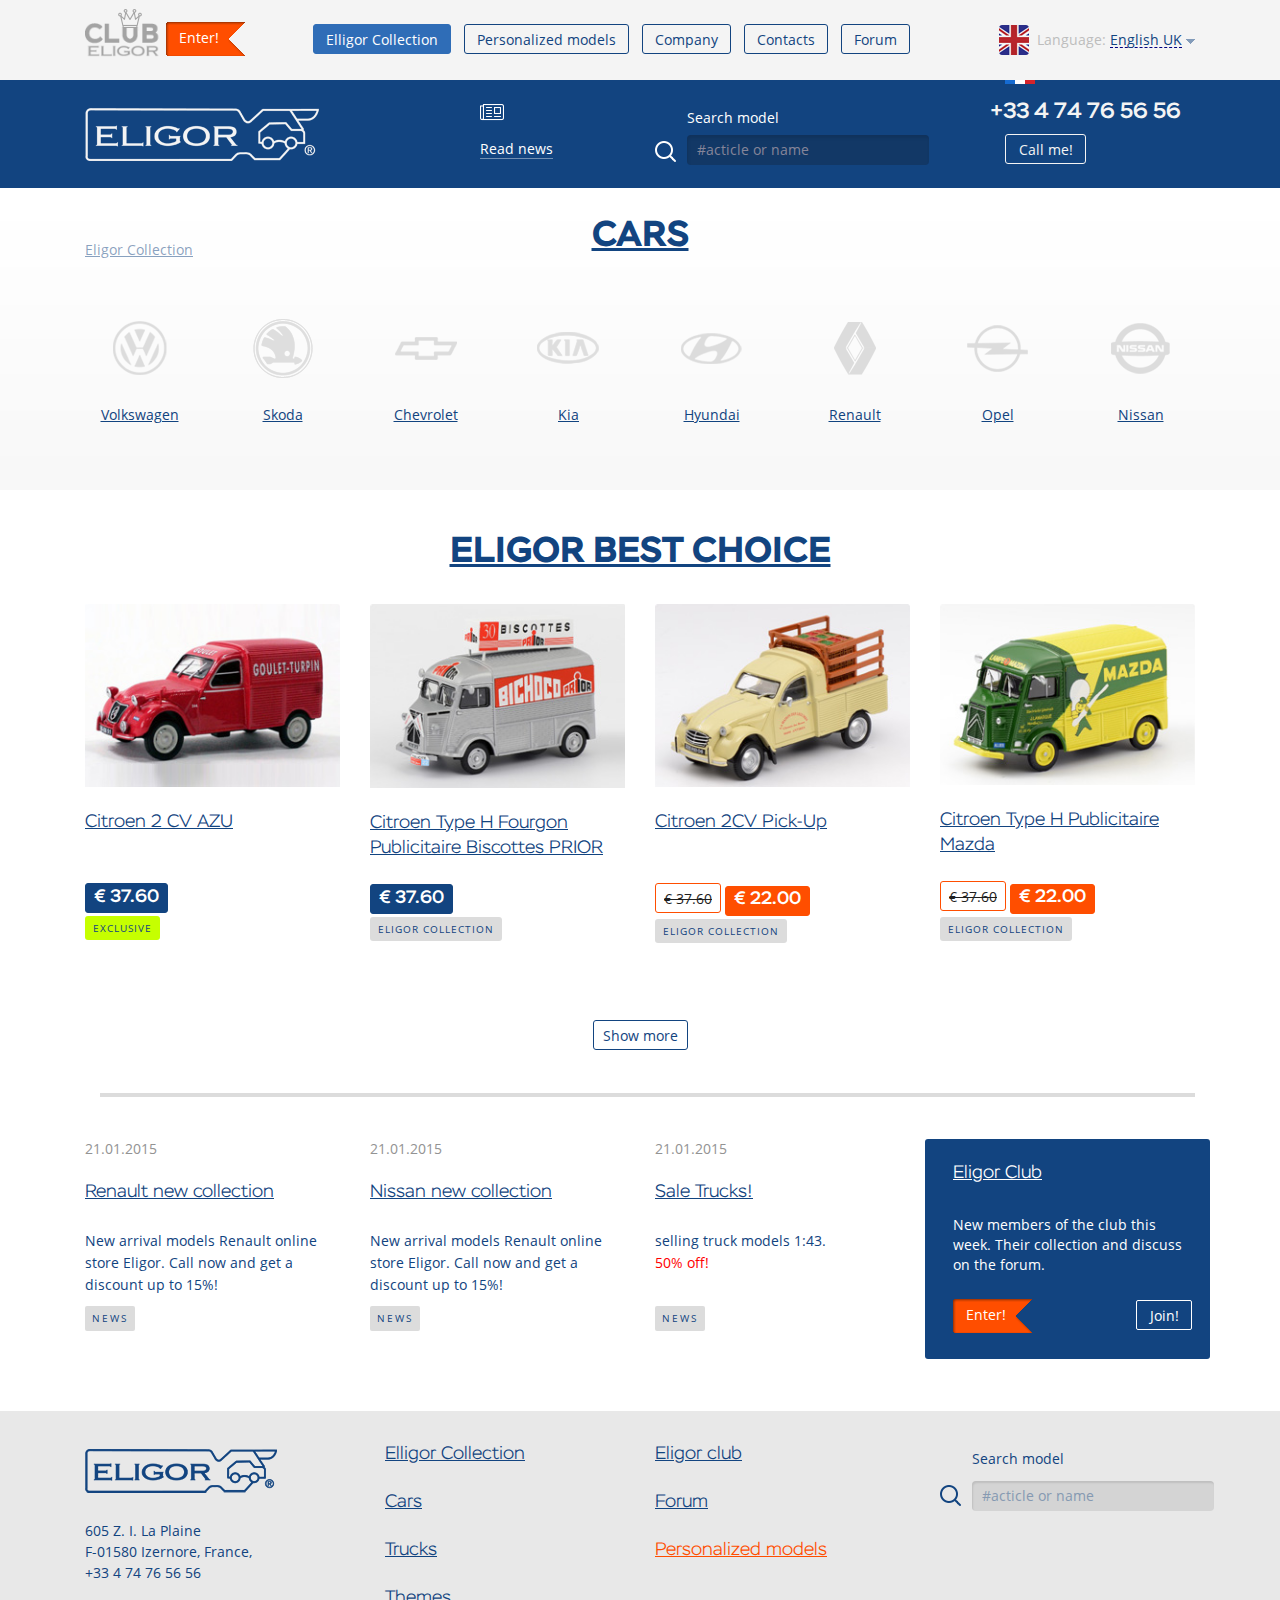
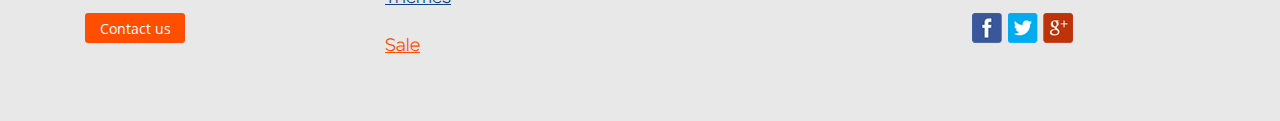
<file: eligor/3.html>
<!DOCTYPE html>
<html lang="en">

<head>
    <meta charset="utf-8">
    <meta http-equiv="X-UA-Compatible" content="IE=edge">
    <meta name="viewport" content="width=device-width, initial-scale=1">
    <title>Main page</title>

    <link href="style/reset.css" rel="stylesheet">
    <link href="style/bootstrap.min.css" rel="stylesheet">
    <link href="style/main.css" rel="stylesheet">

    <!--[if lt IE 9]>
        <script src="https://oss.maxcdn.com/html5shiv/3.7.2/html5shiv.min.js"></script>
        <script src="https://oss.maxcdn.com/respond/1.4.2/respond.min.js"></script>
    <![endif]-->
</head>

<body>





    <header class="main-menu">
        <div class="container">

            <div class="col-md-2 club-box">
                <img src="style/club_logo.png" alt="">
                <div class="club-enter">
                    <img src="style/club_flag.png" alt="">
                    <div class="club-enter-text">Enter!</div>
                </div>
            </div>

            <nav class="col-md-7 main-nav-menu">
                <ul>
                    <li><a class="active-page" href="">Elligor Collection</a></li>
                    <li><a href="">Personalized models</a></li>
                    <li><a href="">Company</a></li>
                    <li><a href="">Contacts</a></li>
                    <li><a href="">Forum</a></li>
                </ul>
            </nav>

            <div class="col-md-3 localization-box">
                <div class="localization">
                    <img class="flag" src="style/eng_flag.png" alt="">
                    <span>Language:</span>
                    <span class="language-picker">English UK</span>
                    <img class="language-picker-arrow" src="style/arrow_btn.png" alt="">
                </div>
            </div>

        </div>

    </header>

    <header class="blue-header">
        <div class="container">
            <div class="col-md-4">
                <a href="/"><img src="style/logo.png" alt=""></a>
            </div>

            <div class="col-md-2 read-news-box">
                <div class="col-xs-12">
                    <img src="style/read-news.png" alt="">
                </div>
                <div class="col-xs-12 read-news">
                    <span>Read news</span>
                </div>
            </div>

            <div class="col-md-3 search-box">
                <img src="style/search.png" alt="">
                <div>
                    <span>Search model</span>
                    <input type="search" placeholder="#acticle or name">
                </div>

            </div>

            <div class="col-md-3 phone-box">
                <img src="style/madeinfrance.png" alt="">
                <div class="phone-number">+33 4 74 76 56 56</div>
                <button class="call-me">Call me!</button>
            </div>


        </div>

    </header>


    <div class="change-brand-box">
        <div class="container">
           <div class="collection-link">Eligor Collection</div>
            <div class="title">CARS</div>

            <div class="brand-elem volkswagen-box">
                <div class="volkswagen"></div>
                <div class="brand-name">Volkswagen</div>
            </div>
            <div class="brand-elem skoda-box">
                <div class="skoda"></div>
                <div class="brand-name">Skoda</div>
            </div>
            <div class="brand-elem chevrolet-box">
                <div class="chevrolet"></div>
                <div class="brand-name">Chevrolet</div>
            </div>
            <div class="brand-elem kia-box">
                <div class="kia"></div>
                <div class="brand-name">Kia</div>
            </div>
            <div class="brand-elem hyundai-box">
                <div class="hyundai"></div>
                <div class="brand-name">Hyundai</div>
            </div>
            <div class="brand-elem renault-box">
                <div class="renault"></div>
                <div class="brand-name">Renault</div>
            </div>
            <div class="brand-elem opel-box">
                <div class="opel"></div>
                <div class="brand-name">Opel</div>
            </div>
            <div class="brand-elem nissan-box">
                <div class="nissan"></div>
                <div class="brand-name">Nissan</div>
            </div>
        </div>
    </div>

   
   <div class="container selected-brand-models">
          
        <div class="head-title">ELIGOR BEST CHOICE</div>
      
       <div class="models-box mb1 active-mb">


            <div class="col-md-3 mb-elem car-box">
                <img src="models/5.jpg" alt="">
                <div class="title">
                    Citroen 2 CV AZU
                </div>
                <div class="fixed-price">€ 37.60</div>
                <br>
                <div class="exclusive-tag">exclusive</div>
            </div>

            <div class="col-md-3 mb-elem car-box">
                <img src="models/6.jpg" alt="">
                <div class="title">
                    Citroen Type H Fourgon Publicitaire Biscottes PRIOR
                </div>
                <div class="fixed-price">€ 37.60</div>
                <br>
                <div class="grey-tag">eligor collection</div>
            </div>

            <div class="col-md-3 mb-elem car-box">
                <img src="models/7.jpg" alt="">
                <div class="title">
                    Citroen 2CV Pick-Up
                </div>
                <div class="old-price">€ 37.60
                    <div class="under-line"></div>
                </div>
                <div class="price">€ 22.00</div>
                <br>
                <div class="grey-tag">eligor collection</div>
            </div>    

            <div class="col-md-3 mb-elem car-box">
                <img src="models/9.jpg" alt="">
                <div class="title">
                    Citroen Type H Publicitaire Mazda
                </div>
                <div class="old-price">€ 37.60
                    <div class="under-line"></div>
                </div>
                <div class="price">€ 22.00</div>
                <br>
                <div class="grey-tag">eligor collection</div>
            </div>

            <div class="col-xs-12 text-center">
                <div class="show-more">Show more</div>
            </div>
        </div>
   </div>
   
   
    <div class="container">
        <div class="col-xs-12">
            <div class="brands_line"></div>
        </div>
    </div>


    <div class="container news-box">

        <div class="col-md-3 news-elem">
            <div class="date">21.01.2015</div>
            <div class="title">Renault new collection</div>
            <div class="description">
                New arrival models Renault online store Eligor. Call now and get a discount up to 15%!
            </div>
            <div class="tag">news</div>
        </div>
        <div class="col-md-3 news-elem">
            <div class="date">21.01.2015</div>
            <div class="title">Nissan new collection</div>
            <div class="description">
                New arrival models Renault online store Eligor. Call now and get a discount up to 15%!
            </div>
            <div class="tag">news</div>
        </div>
        <div class="col-md-3 news-elem">
            <div class="date">21.01.2015</div>
            <div class="title">Sale Trucks!</div>
            <div class="description">
                selling truck models 1:43.
                <div class="red">50% off!</div>
            </div>
            <div class="tag">news</div>
        </div>
        <div class="col-md-3 club-on-news">
            <div class="title">Eligor Club</div>
            <div class="description">
                New members of the club this week. Their collection and discuss on the forum.
            </div>

            <div class="club-enter">
                <img src="style/club_flag.png" alt="">
                <div class="club-enter-text">Enter!</div>
            </div>

            <div class="join">Join!</div>

        </div>
    </div>


    <footer>
        <div class="container">

            <div class="col-md-3 contacts-box">

                <img src="style/blue_logo.png" alt="">
                <div class="contacts">
                    605 Z. I. La Plaine
                    <br> F-01580 Izernore, France,
                    <br> +33 4 74 76 56 56
                </div>

                <button class="contact-btn">Contact us</button>

            </div>
            <nav class="col-md-6 footer-menu">

                <ul>
                    <li class="col-md-6"><a href="">Elligor Collection</a></li>
                    <li class="col-md-6"><a href="">Eligor club</a></li>
                    <li class="col-md-6"><a href="">Cars</a></li>
                    <li class="col-md-6"><a href="">Forum</a></li>
                    <li class="col-md-6"><a href="">Trucks</a></li>
                    <li class="col-md-6"><a class="orange" href="">Personalized models</a></li>
                    <li class="col-md-6"><a href="">Themes</a></li>
                    <li class="col-md-6">
                        <a href="">
                            <br>
                        </a>
                    </li>
                    <li class="col-md-6"><a class="orange" href="">Sale</a></li>
                </ul>

            </nav>
            <div class="col-md-3 search-and-social">

                <img src="style/blue_search.png" alt="">
                <div>
                    <span>Search model</span>
                    <input type="search" placeholder="#acticle or name">
                </div>

                <div class="social-box">
                    <a href="facebook.com" class="facebook"></a>
                    <a href="twitter.com" class="twitter"></a>
                    <a href="google.com" class="google"></a>
                </div>
            </div>

        </div>
    </footer>

    <script src="js/main.js"></script>
    <script src="https://maxcdn.bootstrapcdn.com/bootstrap/3.3.2/js/bootstrap.min.js"></script>
</body>

</html>
</file>
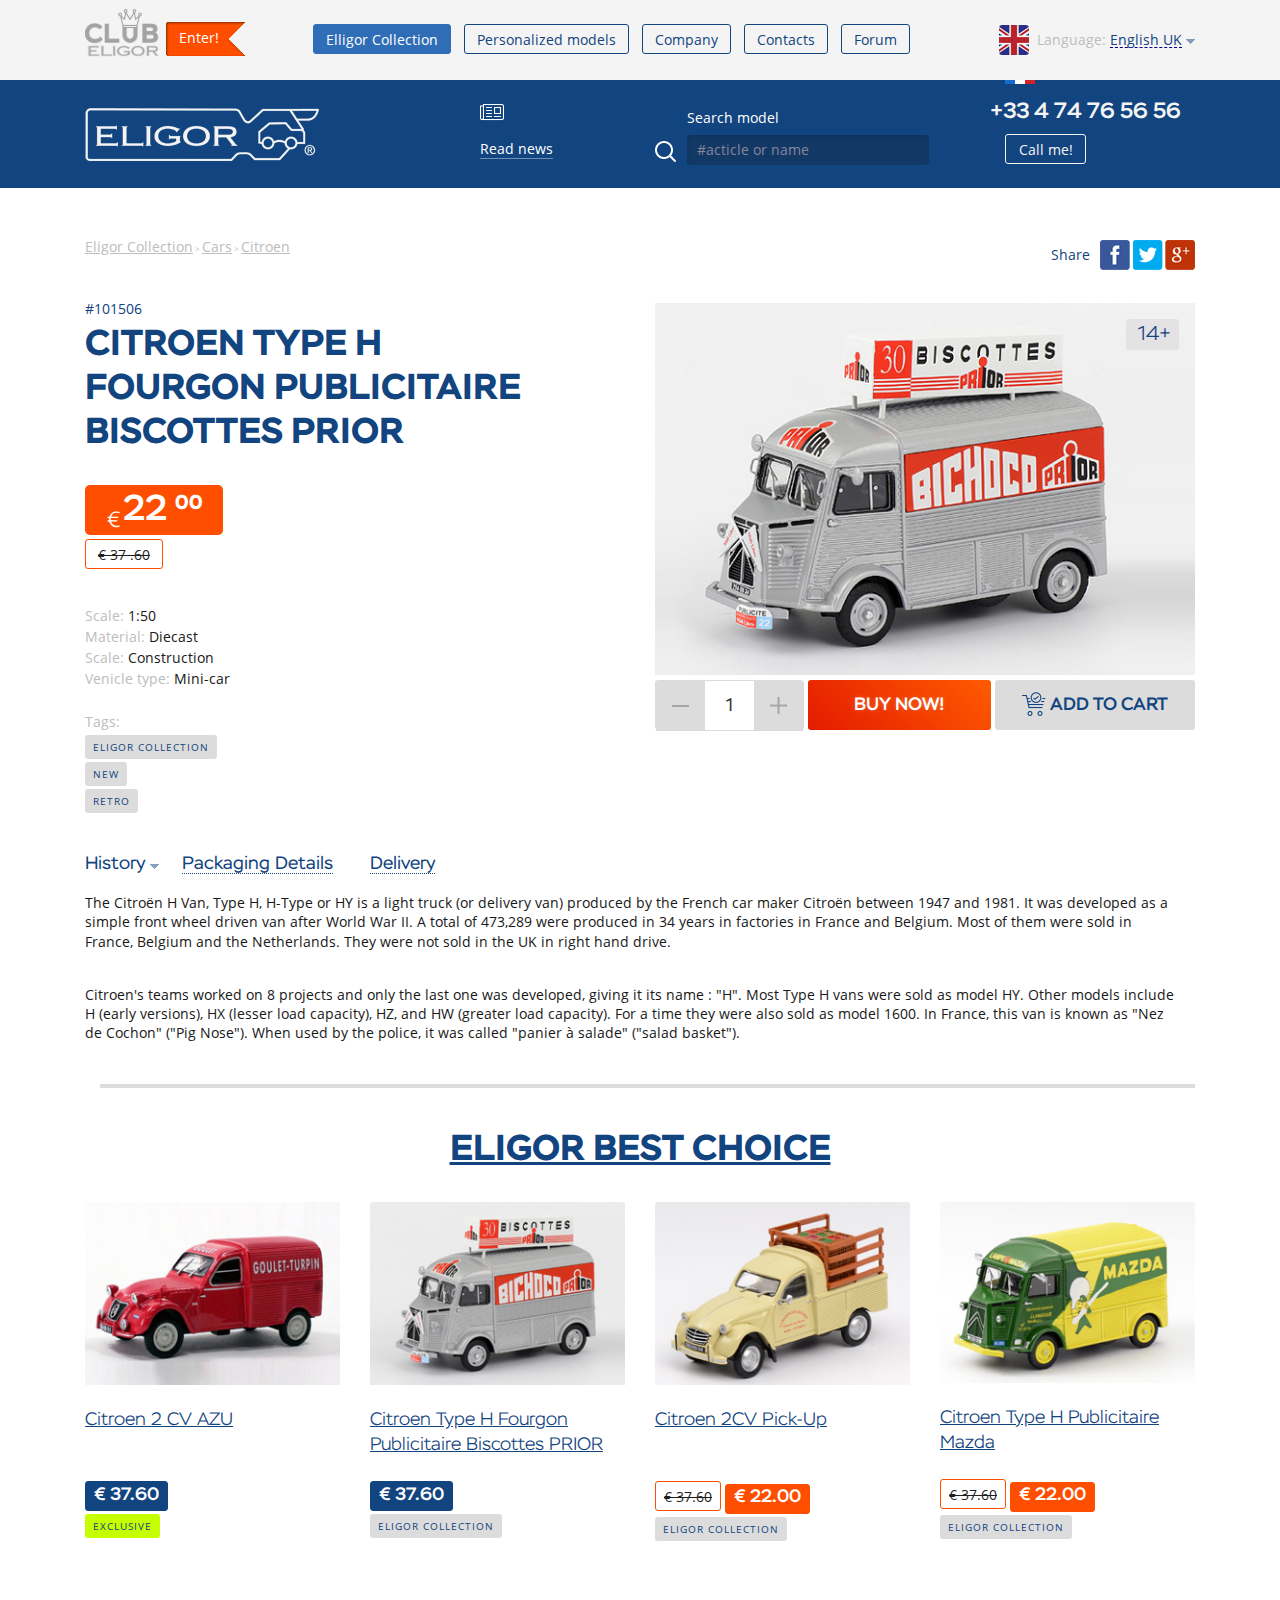
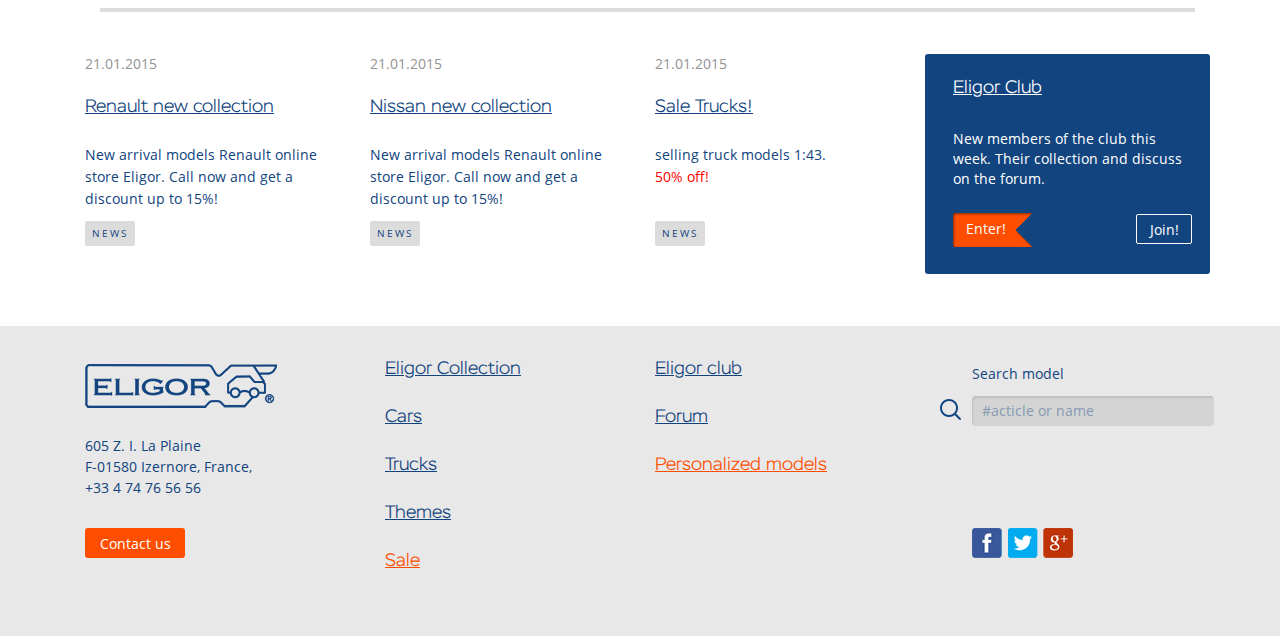
<file: eligor/4.html>
<!DOCTYPE html>
<html lang="en">

<head>
    <meta charset="utf-8">
    <meta http-equiv="X-UA-Compatible" content="IE=edge">
    <meta name="viewport" content="width=device-width, initial-scale=1">
    <title>Main page</title>

    <link href="style/reset.css" rel="stylesheet">
    <link href="style/bootstrap.min.css" rel="stylesheet">
    <link href="style/main.css" rel="stylesheet">

    <!--[if lt IE 9]>
        <script src="https://oss.maxcdn.com/html5shiv/3.7.2/html5shiv.min.js"></script>
        <script src="https://oss.maxcdn.com/respond/1.4.2/respond.min.js"></script>
    <![endif]-->
</head>

<body>





    <header class="main-menu">
        <div class="container">

            <div class="col-md-2 club-box">
                <img src="style/club_logo.png" alt="">
                <div class="club-enter">
                    <img src="style/club_flag.png" alt="">
                    <div class="club-enter-text">Enter!</div>
                </div>
            </div>

            <nav class="col-md-7 main-nav-menu">
                <ul>
                    <li><a class="active-page" href="">Elligor Collection</a></li>
                    <li><a href="">Personalized models</a></li>
                    <li><a href="">Company</a></li>
                    <li><a href="">Contacts</a></li>
                    <li><a href="">Forum</a></li>
                </ul>
            </nav>

            <div class="col-md-3 localization-box">
                <div class="localization">
                    <img class="flag" src="style/eng_flag.png" alt="">
                    <span>Language:</span>
                    <span class="language-picker">English UK</span>
                    <img class="language-picker-arrow" src="style/arrow_btn.png" alt="">
                </div>
            </div>

        </div>

    </header>

    <header class="blue-header">
        <div class="container">
            <div class="col-md-4">
                <a href="/"><img src="style/logo.png" alt=""></a>
            </div>

            <div class="col-md-2 read-news-box">
                <div class="col-xs-12">
                    <img src="style/read-news.png" alt="">
                </div>
                <div class="col-xs-12 read-news">
                    <span>Read news</span>
                </div>
            </div>

            <div class="col-md-3 search-box">
                <img src="style/search.png" alt="">
                <div>
                    <span>Search model</span>
                    <input type="search" placeholder="#acticle or name">
                </div>

            </div>

            <div class="col-md-3 phone-box">
                <img src="style/madeinfrance.png" alt="">
                <div class="phone-number">+33 4 74 76 56 56</div>
                <button class="call-me">Call me!</button>
            </div>


        </div>

    </header>




    <div class="container model-details">

        <div class="col-xs-12">
            <div class="breadcrumbs"><span>Eligor Collection</span> > <span>Cars</span> > <span>Citroen</span></div>
            <div class="share-model">
                <span>Share</span>
                <div class="share-fb facebook"></div>
                <div class="share-twitter twitter"></div>
                <div class="share-google google"></div>
            </div>
        </div>

        <div class="col-md-6 model-details-params">
            <div class="model-index">#101506</div>
            <div class="model-title">Citroen Type H Fourgon Publicitaire Biscottes PRIOR</div>
            <div class="model-price-box">
                <span class="model-price">22</span>
                <span class="model-price-cents">00</span>
            </div>
            <br>
            <div class="model-old-price-box">
                € <span class="model-old-price">37 .60</span>
                <div class="model-old-price-line"></div>
            </div>

            <div class="model-description">

                <p><span class="model-param">Scale: </span><span class="model-param-arg">1:50</span></p>
                <p><span class="model-param">Material: </span><span class="model-param-arg">Diecast</span></p>
                <p><span class="model-param">Scale: </span><span class="model-param-arg">Construction</span></p>
                <p><span class="model-param">Venicle type: </span><span class="model-param-arg">Mini-car</span></p>

            </div>

            <div class="model-details-tags">
                <span>Tags: </span>
                <br>
                <div class="tag">eligor collection</div>
                <br>
                <div class="tag">new</div>
                <br>
                <div class="tag">retro</div>
            </div>
        </div>
        <div class="col-md-6 model-preview">

            <img src="models/temp/1.jpg" width="100%" alt="">
            <div class="model-year-limit">14+</div>


            <div class="product-num">
                <div class="col-xs-4 minus"></div>
                <input class="col-xs-4 num-field" value="1">
                <div class="col-xs-4 plus"></div>
            </div>
            <div class="buy-now-btn">BUY NOW!</div>
            <div class="add-to-cart-btn"><img src="style/cart2.png" alt=""> ADD TO CART</div>

        </div>

        <div class="col-xs-12 model-history-box">

            <ul>
                <li class="t1 active-tab-link">History</li>
                <li class="t2">Packaging Details</li>
                <li class="t3">Delivery</li>
            </ul>

            <div class="history active-tab">

                <p>The Citroën H Van, Type H, H-Type or HY is a light truck (or delivery van) produced by the French car maker Citroën between 1947 and 1981. It was developed as a simple front wheel driven van after World War II. A total of 473,289 were produced in 34 years in factories in France and Belgium. Most of them were sold in France, Belgium and the Netherlands. They were not sold in the UK in right hand drive.</p>

                <p>Citroen's teams worked on 8 projects and only the last one was developed, giving it its name : "H". Most Type H vans were sold as model HY. Other models include H (early versions), HX (lesser load capacity), HZ, and HW (greater load capacity). For a time they were also sold as model 1600. In France, this van is known as "Nez de Cochon" ("Pig Nose"). When used by the police, it was called "panier à salade" ("salad basket").</p>


            </div>
            
            <div class="package-details">

                <p>Citroen's teams worked on 8 projects and only the last one was developed, giving it its name : "H". Most Type H vans were sold as model HY. Other models include H (early versions), HX (lesser load capacity), HZ, and HW (greater load capacity). For a time they were also sold as model 1600. In France, this van is known as "Nez de Cochon" ("Pig Nose"). When used by the police, it was called "panier à salade" ("salad basket").</p>


            </div>
            
            <div class="delivery">

                <p>The Citroën H Van, Type H, H-Type or HY is a light truck (or delivery van) produced by the French car maker Citroën between 1947 and 1981. It was developed as a simple front wheel driven van after World War II. A total of 473,289 were produced in 34 years in factories in France and Belgium. Most of them were sold in France, Belgium and the Netherlands. They were not sold in the UK in right hand drive.</p>


            </div>

        </div>

    </div>



    <div class="container">
        <div class="col-xs-12">
            <div class="brands_line"></div>
        </div>
    </div>


    <div class="container selected-brand-models">

        <div class="head-title">ELIGOR BEST CHOICE</div>
        <div class="models-box brand-1 active-brand">


            <div class="col-md-3 mb-elem car-box">
                <img src="models/5.jpg" alt="">
                <div class="title">
                    Citroen 2 CV AZU
                </div>
                <div class="fixed-price">€ 37.60</div>
                <br>
                <div class="exclusive-tag">exclusive</div>
            </div>

            <div class="col-md-3 mb-elem car-box">
                <img src="models/6.jpg" alt="">
                <div class="title">
                    Citroen Type H Fourgon Publicitaire Biscottes PRIOR
                </div>
                <div class="fixed-price">€ 37.60</div>
                <br>
                <div class="grey-tag">eligor collection</div>
            </div>

            <div class="col-md-3 mb-elem car-box">
                <img src="models/7.jpg" alt="">
                <div class="title">
                    Citroen 2CV Pick-Up
                </div>
                <div class="old-price">€ 37.60
                    <div class="under-line"></div>
                </div>
                <div class="price">€ 22.00</div>
                <br>
                <div class="grey-tag">eligor collection</div>
            </div>

            <div class="col-md-3 mb-elem car-box">
                <img src="models/9.jpg" alt="">
                <div class="title">
                    Citroen Type H Publicitaire Mazda
                </div>
                <div class="old-price">€ 37.60
                    <div class="under-line"></div>
                </div>
                <div class="price">€ 22.00</div>
                <br>
                <div class="grey-tag">eligor collection</div>
            </div>
        </div>
    </div>



    <div class="container">
        <div class="col-xs-12">
            <div class="brands_line"></div>
        </div>
    </div>


    <div class="container news-box">

        <div class="col-md-3 news-elem">
            <div class="date">21.01.2015</div>
            <div class="title">Renault new collection</div>
            <div class="description">
                New arrival models Renault online store Eligor. Call now and get a discount up to 15%!
            </div>
            <div class="tag">news</div>
        </div>
        <div class="col-md-3 news-elem">
            <div class="date">21.01.2015</div>
            <div class="title">Nissan new collection</div>
            <div class="description">
                New arrival models Renault online store Eligor. Call now and get a discount up to 15%!
            </div>
            <div class="tag">news</div>
        </div>
        <div class="col-md-3 news-elem">
            <div class="date">21.01.2015</div>
            <div class="title">Sale Trucks!</div>
            <div class="description">
                selling truck models 1:43.
                <div class="red">50% off!</div>
            </div>
            <div class="tag">news</div>
        </div>
        <div class="col-md-3 club-on-news">
            <div class="title">Eligor Club</div>
            <div class="description">
                New members of the club this week. Their collection and discuss on the forum.
            </div>

            <div class="club-enter">
                <img src="style/club_flag.png" alt="">
                <div class="club-enter-text">Enter!</div>
            </div>

            <div class="join">Join!</div>

        </div>
    </div>


    <footer>
        <div class="container">

            <div class="col-md-3 contacts-box">

                <img src="style/blue_logo.png" alt="">
                <div class="contacts">
                    605 Z. I. La Plaine
                    <br> F-01580 Izernore, France,
                    <br> +33 4 74 76 56 56
                </div>

                <button class="contact-btn">Contact us</button>

            </div>
            <nav class="col-md-6 footer-menu">

                <ul>
                    <li class="col-md-6"><a href="">Eligor Collection</a></li>
                    <li class="col-md-6"><a href="">Eligor club</a></li>
                    <li class="col-md-6"><a href="">Cars</a></li>
                    <li class="col-md-6"><a href="">Forum</a></li>
                    <li class="col-md-6"><a href="">Trucks</a></li>
                    <li class="col-md-6"><a class="orange" href="">Personalized models</a></li>
                    <li class="col-md-6"><a href="">Themes</a></li>
                    <li class="col-md-6">
                        <a href="">
                            <br>
                        </a>
                    </li>
                    <li class="col-md-6"><a class="orange" href="">Sale</a></li>
                </ul>

            </nav>
            <div class="col-md-3 search-and-social">

                <img src="style/blue_search.png" alt="">
                <div>
                    <span>Search model</span>
                    <input type="search" placeholder="#acticle or name">
                </div>

                <div class="social-box">
                    <a href="facebook.com" class="facebook"></a>
                    <a href="twitter.com" class="twitter"></a>
                    <a href="google.com" class="google"></a>
                </div>
            </div>

        </div>
    </footer>

    <script src="js/4.js"></script>
    <script src="https://maxcdn.bootstrapcdn.com/bootstrap/3.3.2/js/bootstrap.min.js"></script>
</body>

</html>
</file>
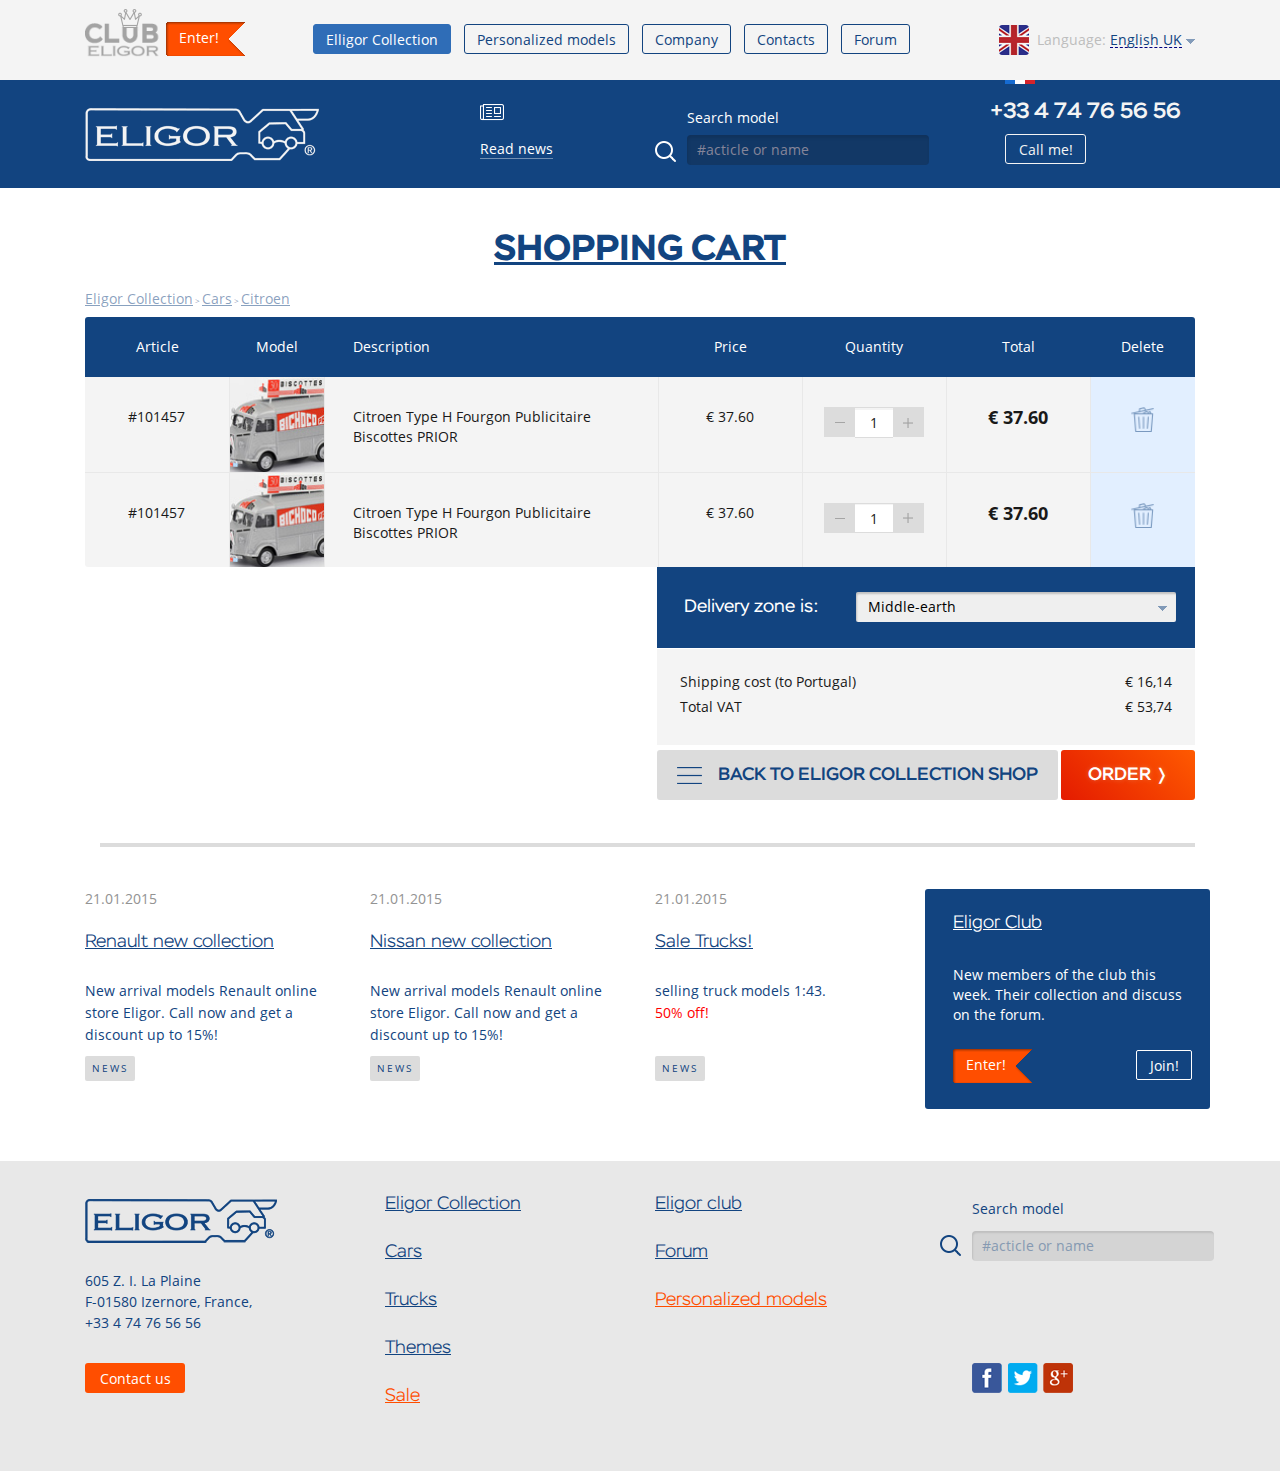
<file: eligor/5.html>
<!DOCTYPE html>
<html lang="en">

<head>
    <meta charset="utf-8">
    <meta http-equiv="X-UA-Compatible" content="IE=edge">
    <meta name="viewport" content="width=device-width, initial-scale=1">
    <title>Main page</title>

    <link href="style/reset.css" rel="stylesheet">
    <link href="style/bootstrap.min.css" rel="stylesheet">
    <link href="style/main.css" rel="stylesheet">

    <!--[if lt IE 9]>
        <script src="https://oss.maxcdn.com/html5shiv/3.7.2/html5shiv.min.js"></script>
        <script src="https://oss.maxcdn.com/respond/1.4.2/respond.min.js"></script>
    <![endif]-->
</head>

<body>





    <header class="main-menu">
        <div class="container">

            <div class="col-md-2 club-box">
                <img src="style/club_logo.png" alt="">
                <div class="club-enter">
                    <img src="style/club_flag.png" alt="">
                    <div class="club-enter-text">Enter!</div>
                </div>
            </div>

            <nav class="col-md-7 main-nav-menu">
                <ul>
                    <li><a class="active-page" href="">Elligor Collection</a></li>
                    <li><a href="">Personalized models</a></li>
                    <li><a href="">Company</a></li>
                    <li><a href="">Contacts</a></li>
                    <li><a href="">Forum</a></li>
                </ul>
            </nav>

            <div class="col-md-3 localization-box">
                <div class="localization">
                    <img class="flag" src="style/eng_flag.png" alt="">
                    <span>Language:</span>
                    <span class="language-picker">English UK</span>
                    <img class="language-picker-arrow" src="style/arrow_btn.png" alt="">
                </div>
            </div>

        </div>

    </header>

    <header class="blue-header">
        <div class="container">
            <div class="col-md-4">
                <a href="/"><img src="style/logo.png" alt=""></a>
            </div>

            <div class="col-md-2 read-news-box">
                <div class="col-xs-12">
                    <img src="style/read-news.png" alt="">
                </div>
                <div class="col-xs-12 read-news">
                    <span>Read news</span>
                </div>
            </div>

            <div class="col-md-3 search-box">
                <img src="style/search.png" alt="">
                <div>
                    <span>Search model</span>
                    <input type="search" placeholder="#acticle or name">
                </div>

            </div>

            <div class="col-md-3 phone-box">
                <img src="style/madeinfrance.png" alt="">
                <div class="phone-number">+33 4 74 76 56 56</div>
                <button class="call-me">Call me!</button>
            </div>


        </div>

    </header>




    <div class="container">
        <div class="col-xs-12 shopping-cart-page">

            <div class="breadcrumbs"><span>Eligor Collection</span> > <span>Cars</span> > <span>Citroen</span></div>
            <div class="title">SHOPPING CART</div>

            <table class="col-xs-12 cart-table">
                <thead>
                    <tr>
                        <td>Article</td>
                        <td>Model</td>
                        <td>Description</td>
                        <td>Price</td>
                        <td>Quantity</td>
                        <td>Total</td>
                        <td>Delete</td>
                    </tr>
                </thead>
                <tbody>
                    <tr>
                        <td>#101457</td>
                        <td><img src="models/temp/1mini.jpg" alt=""></td>
                        <td><div>Citroen Type H Fourgon Publicitaire Biscottes PRIOR</div></td>
                        <td>€ <span>37.60</span></td>
                        <td>
                            <div class="quantity-box">
                                <div class="minus"></div><input class="quantity" type="text" value="1"><div class="plus"></div>
                            </div>


                        </td>
                        <td>€ <span>37.60</span></td>
                        <td><img class="remove-btn" src="style/delete.png" alt=""></td>
                    </tr>

                    <tr>
                        <td>#101457</td>
                        <td><img src="models/temp/1mini.jpg" alt=""></td>
                        <td><div>Citroen Type H Fourgon Publicitaire Biscottes PRIOR</div></td>
                        <td>€ <span>37.60</span></td>
                        <td>
                            <div class="quantity-box">
                                <div class="minus"></div><input class="quantity" type="text" value="1"><div class="plus"></div>
                            </div>


                        </td>
                        <td>€ <span>37.60</span></td>
                        <td><img class="remove-btn" src="style/delete.png" alt=""></td>
                    </tr>
                </tbody>
            </table>
            <div class="col-md-6 col-md-offset-6 cart-order-box">
                <div class="col-xs-12 blue-delivery-zone">
                    Delivery zone is:

                    <div class="select-box">
                        <select>
                            <option>Middle-earth</option>
                            <option>France</option>
                            <option>Spain</option>
                            <option>Germany</option>
                        </select>
                    </div>

                </div>
                <div class="col-xs-12 total-price-box">

                    <p><span>Shipping cost (to Portugal)</span> <span>€ 16,14</span>
                        <p><span>Total VAT</span> <span>€ 53,74</span></p>

                </div>

                <div class="col-xs-12">
                    <div class="back-to-collection-btn"><img src="style/burger.png" alt=""> back to ELIGOR COLLECTION shop</div>
                    <div class="order-btn">ORDER <span>❭</span></div>
                </div>
            </div>
        </div>
    </div>



    <div class="container">
        <div class="col-xs-12">
            <div class="brands_line"></div>
        </div>
    </div>


    <div class="container news-box">

        <div class="col-md-3 news-elem">
            <div class="date">21.01.2015</div>
            <div class="title">Renault new collection</div>
            <div class="description">
                New arrival models Renault online store Eligor. Call now and get a discount up to 15%!
            </div>
            <div class="tag">news</div>
        </div>
        <div class="col-md-3 news-elem">
            <div class="date">21.01.2015</div>
            <div class="title">Nissan new collection</div>
            <div class="description">
                New arrival models Renault online store Eligor. Call now and get a discount up to 15%!
            </div>
            <div class="tag">news</div>
        </div>
        <div class="col-md-3 news-elem">
            <div class="date">21.01.2015</div>
            <div class="title">Sale Trucks!</div>
            <div class="description">
                selling truck models 1:43.
                <div class="red">50% off!</div>
            </div>
            <div class="tag">news</div>
        </div>
        <div class="col-md-3 club-on-news">
            <div class="title">Eligor Club</div>
            <div class="description">
                New members of the club this week. Their collection and discuss on the forum.
            </div>

            <div class="club-enter">
                <img src="style/club_flag.png" alt="">
                <div class="club-enter-text">Enter!</div>
            </div>

            <div class="join">Join!</div>

        </div>
    </div>


    <footer>
        <div class="container">

            <div class="col-md-3 contacts-box">

                <img src="style/blue_logo.png" alt="">
                <div class="contacts">
                    605 Z. I. La Plaine
                    <br> F-01580 Izernore, France,
                    <br> +33 4 74 76 56 56
                </div>

                <button class="contact-btn">Contact us</button>

            </div>
            <nav class="col-md-6 footer-menu">

                <ul>
                    <li class="col-md-6"><a href="">Eligor Collection</a></li>
                    <li class="col-md-6"><a href="">Eligor club</a></li>
                    <li class="col-md-6"><a href="">Cars</a></li>
                    <li class="col-md-6"><a href="">Forum</a></li>
                    <li class="col-md-6"><a href="">Trucks</a></li>
                    <li class="col-md-6"><a class="orange" href="">Personalized models</a></li>
                    <li class="col-md-6"><a href="">Themes</a></li>
                    <li class="col-md-6">
                        <a href="">
                            <br>
                        </a>
                    </li>
                    <li class="col-md-6"><a class="orange" href="">Sale</a></li>
                </ul>

            </nav>
            <div class="col-md-3 search-and-social">

                <img src="style/blue_search.png" alt="">
                <div>
                    <span>Search model</span>
                    <input type="search" placeholder="#acticle or name">
                </div>

                <div class="social-box">
                    <a href="facebook.com" class="facebook"></a>
                    <a href="twitter.com" class="twitter"></a>
                    <a href="google.com" class="google"></a>
                </div>
            </div>

        </div>
    </footer>

    <script src="js/5.js"></script>
    <script src="https://maxcdn.bootstrapcdn.com/bootstrap/3.3.2/js/bootstrap.min.js"></script>
</body>

</html>
</file>
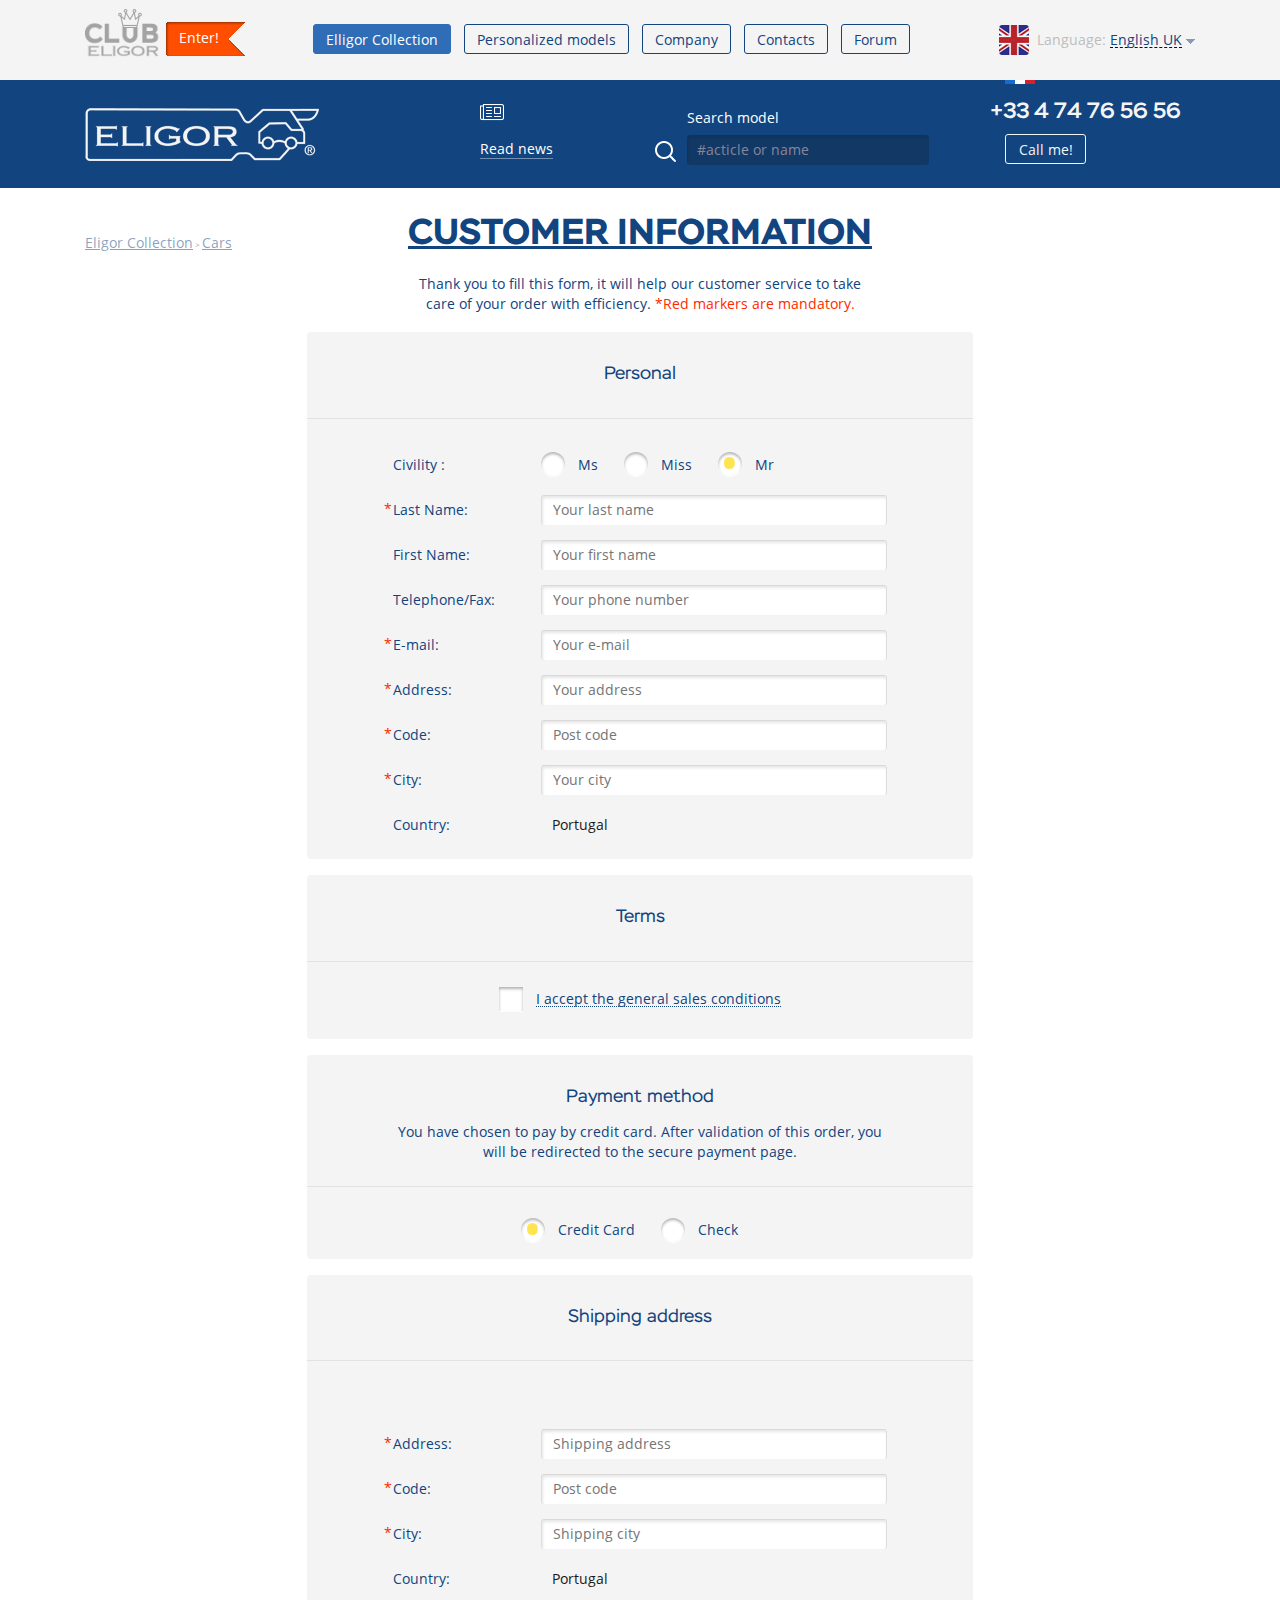
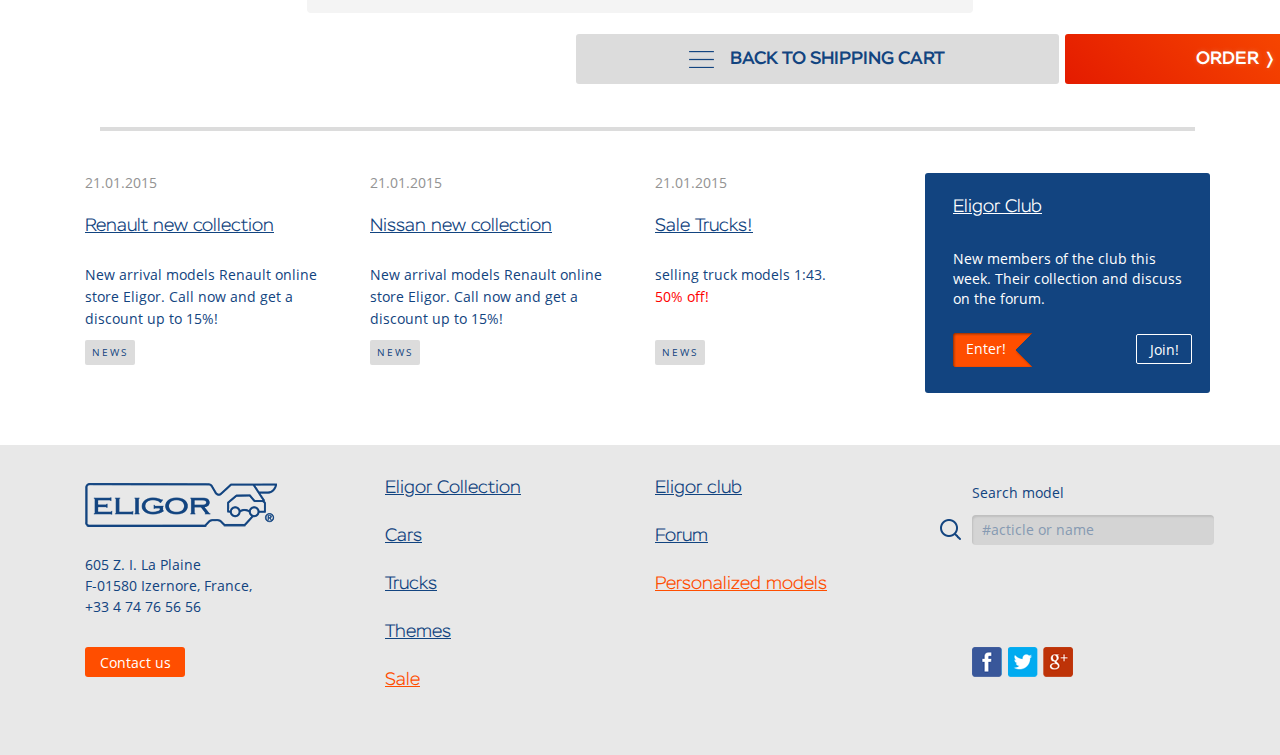
<file: eligor/6.html>
<!DOCTYPE html>
<html lang="en">

<head>
    <meta charset="utf-8">
    <meta http-equiv="X-UA-Compatible" content="IE=edge">
    <meta name="viewport" content="width=device-width, initial-scale=1">
    <title>Main page</title>

    <link href="style/reset.css" rel="stylesheet">
    <link href="style/bootstrap.min.css" rel="stylesheet">
    <link href="style/main.css" rel="stylesheet">

    <!--[if lt IE 9]>
        <script src="https://oss.maxcdn.com/html5shiv/3.7.2/html5shiv.min.js"></script>
        <script src="https://oss.maxcdn.com/respond/1.4.2/respond.min.js"></script>
    <![endif]-->
</head>

<body>





    <header class="main-menu">
        <div class="container">

            <div class="col-md-2 club-box">
                <img src="style/club_logo.png" alt="">
                <div class="club-enter">
                    <img src="style/club_flag.png" alt="">
                    <div class="club-enter-text">Enter!</div>
                </div>
            </div>

            <nav class="col-md-7 main-nav-menu">
                <ul>
                    <li><a class="active-page" href="">Elligor Collection</a></li>
                    <li><a href="">Personalized models</a></li>
                    <li><a href="">Company</a></li>
                    <li><a href="">Contacts</a></li>
                    <li><a href="">Forum</a></li>
                </ul>
            </nav>

            <div class="col-md-3 localization-box">
                <div class="localization">
                    <img class="flag" src="style/eng_flag.png" alt="">
                    <span>Language:</span>
                    <span class="language-picker">English UK</span>
                    <img class="language-picker-arrow" src="style/arrow_btn.png" alt="">
                </div>
            </div>

        </div>

    </header>

    <header class="blue-header">
        <div class="container">
            <div class="col-md-4">
                <a href="/"><img src="style/logo.png" alt=""></a>
            </div>

            <div class="col-md-2 read-news-box">
                <div class="col-xs-12">
                    <img src="style/read-news.png" alt="">
                </div>
                <div class="col-xs-12 read-news">
                    <span>Read news</span>
                </div>
            </div>

            <div class="col-md-3 search-box">
                <img src="style/search.png" alt="">
                <div>
                    <span>Search model</span>
                    <input type="search" placeholder="#acticle or name">
                </div>

            </div>

            <div class="col-md-3 phone-box">
                <img src="style/madeinfrance.png" alt="">
                <div class="phone-number">+33 4 74 76 56 56</div>
                <button class="call-me">Call me!</button>
            </div>


        </div>

    </header>




    <div class="container">
        <div class="col-xs-12 customer-info-page">

            <div class="breadcrumbs"><span>Eligor Collection</span> > <span>Cars</span></div>
            <div class="title">CUSTOMER INFORMATION</div>
            <div class="page-comments">
                Thank you to fill this form, it will help our customer service to take care of your order with efficiency. <span>*Red markers are mandatory.</span>
            </div>

            <div class="info-box">
                <div class="head-text">Personal</div>
                <div class="content">
                    <div class="question">Civility :</div>
                    <div class="answer">
                        <input id="ms" type="radio" name="gender" value="ms">
                        <label for="ms">Ms</label>
                        <input id="miss" type="radio" name="gender" value="miss">
                        <label for="miss">Miss</label>
                        <input id="mr" type="radio" name="gender" value="mr" checked>
                        <label for="mr">Mr</label>
                    </div>

                    <div class="question red-mark">Last Name:</div>
                    <div class="answer">
                        <input type="text" placeholder="Your last name">
                    </div>
                    <div class="question">First Name:</div>
                    <div class="answer">
                        <input type="text" placeholder="Your first name">
                    </div>
                    <div class="question">Telephone/Fax:</div>
                    <div class="answer">
                        <input type="text" placeholder="Your phone number ">
                    </div>
                    <div class="question red-mark">E-mail:</div>
                    <div class="answer">
                        <input type="text" placeholder="Your e-mail">
                    </div>
                    <div class="question red-mark">Address:</div>
                    <div class="answer">
                        <input type="text" placeholder="Your address">
                    </div>
                    <div class="question red-mark">Code:</div>
                    <div class="answer">
                        <input type="text" placeholder="Post code">
                    </div>
                    <div class="question red-mark">City:</div>
                    <div class="answer">
                        <input type="text" placeholder="Your city">
                    </div>
                    <div class="question">Country:</div>
                    <div class="answer">
                        <div class="country">Portugal</div>
                    </div>
                </div>
            </div>
            <div class="info-box terms">
                <div class="head-text">Terms</div>
                <input id="rules" type="checkbox">
                <label for="rules"></label><span>I accept the general sales conditions</span>
            </div>
            <div class="info-box payment">
                <div class="head-text">Payment method</div>

                <span>You have chosen to pay by credit card. After validation of this order, you will 
be redirected to the secure payment page.</span>
                <input id="CreditCard" type="radio" name="payment" value="CreditCard" checked>
                <label for="CreditCard">Credit Card</label>
                <input id="Check" type="radio" name="payment" value="Check">
                <label for="Check">Check</label>
            </div>
            <div class="info-box shipping-address">
                <div class="head-text">Shipping аddress</div>
                <div class="page-comments"></div>
                   
                
                <div class="content">
                    <div class="question red-mark">Address:</div>
                    <div class="answer">
                        <input type="text" placeholder="Shipping address">
                    </div>
                    <div class="question red-mark">Code:</div>
                    <div class="answer">
                        <input type="text" placeholder="Post code">
                    </div>
                    <div class="question red-mark">City:</div>
                    <div class="answer">
                        <input type="text" placeholder="Shipping city">
                    </div>
                    <div class="question">Country:</div>
                    <div class="answer">
                        <div class="country">Portugal</div>
                    </div>
                </div>
                
                
            </div>
            
            
            <div class="buttons-box">
               <div class="order-btn">ORDER <span>❭</span></div>
                <div class="back-to-collection-btn"><img src="style/burger.png" alt=""> back to shipping cart</div>
                
            </div>
            

        </div>
    </div>



    <div class="container">
        <div class="col-xs-12">
            <div class="brands_line"></div>
        </div>
    </div>


    <div class="container news-box">

        <div class="col-md-3 news-elem">
            <div class="date">21.01.2015</div>
            <div class="title">Renault new collection</div>
            <div class="description">
                New arrival models Renault online store Eligor. Call now and get a discount up to 15%!
            </div>
            <div class="tag">news</div>
        </div>
        <div class="col-md-3 news-elem">
            <div class="date">21.01.2015</div>
            <div class="title">Nissan new collection</div>
            <div class="description">
                New arrival models Renault online store Eligor. Call now and get a discount up to 15%!
            </div>
            <div class="tag">news</div>
        </div>
        <div class="col-md-3 news-elem">
            <div class="date">21.01.2015</div>
            <div class="title">Sale Trucks!</div>
            <div class="description">
                selling truck models 1:43.
                <div class="red">50% off!</div>
            </div>
            <div class="tag">news</div>
        </div>
        <div class="col-md-3 club-on-news">
            <div class="title">Eligor Club</div>
            <div class="description">
                New members of the club this week. Their collection and discuss on the forum.
            </div>

            <div class="club-enter">
                <img src="style/club_flag.png" alt="">
                <div class="club-enter-text">Enter!</div>
            </div>

            <div class="join">Join!</div>

        </div>
    </div>


    <footer>
        <div class="container">

            <div class="col-md-3 contacts-box">

                <img src="style/blue_logo.png" alt="">
                <div class="contacts">
                    605 Z. I. La Plaine
                    <br> F-01580 Izernore, France,
                    <br> +33 4 74 76 56 56
                </div>

                <button class="contact-btn">Contact us</button>

            </div>
            <nav class="col-md-6 footer-menu">

                <ul>
                    <li class="col-md-6"><a href="">Eligor Collection</a></li>
                    <li class="col-md-6"><a href="">Eligor club</a></li>
                    <li class="col-md-6"><a href="">Cars</a></li>
                    <li class="col-md-6"><a href="">Forum</a></li>
                    <li class="col-md-6"><a href="">Trucks</a></li>
                    <li class="col-md-6"><a class="orange" href="">Personalized models</a></li>
                    <li class="col-md-6"><a href="">Themes</a></li>
                    <li class="col-md-6">
                        <a href="">
                            <br>
                        </a>
                    </li>
                    <li class="col-md-6"><a class="orange" href="">Sale</a></li>
                </ul>

            </nav>
            <div class="col-md-3 search-and-social">

                <img src="style/blue_search.png" alt="">
                <div>
                    <span>Search model</span>
                    <input type="search" placeholder="#acticle or name">
                </div>

                <div class="social-box">
                    <a href="facebook.com" class="facebook"></a>
                    <a href="twitter.com" class="twitter"></a>
                    <a href="google.com" class="google"></a>
                </div>
            </div>

        </div>
    </footer>

    <script src="js/6.js"></script>
    <script src="https://maxcdn.bootstrapcdn.com/bootstrap/3.3.2/js/bootstrap.min.js"></script>
</body>

</html>
</file>
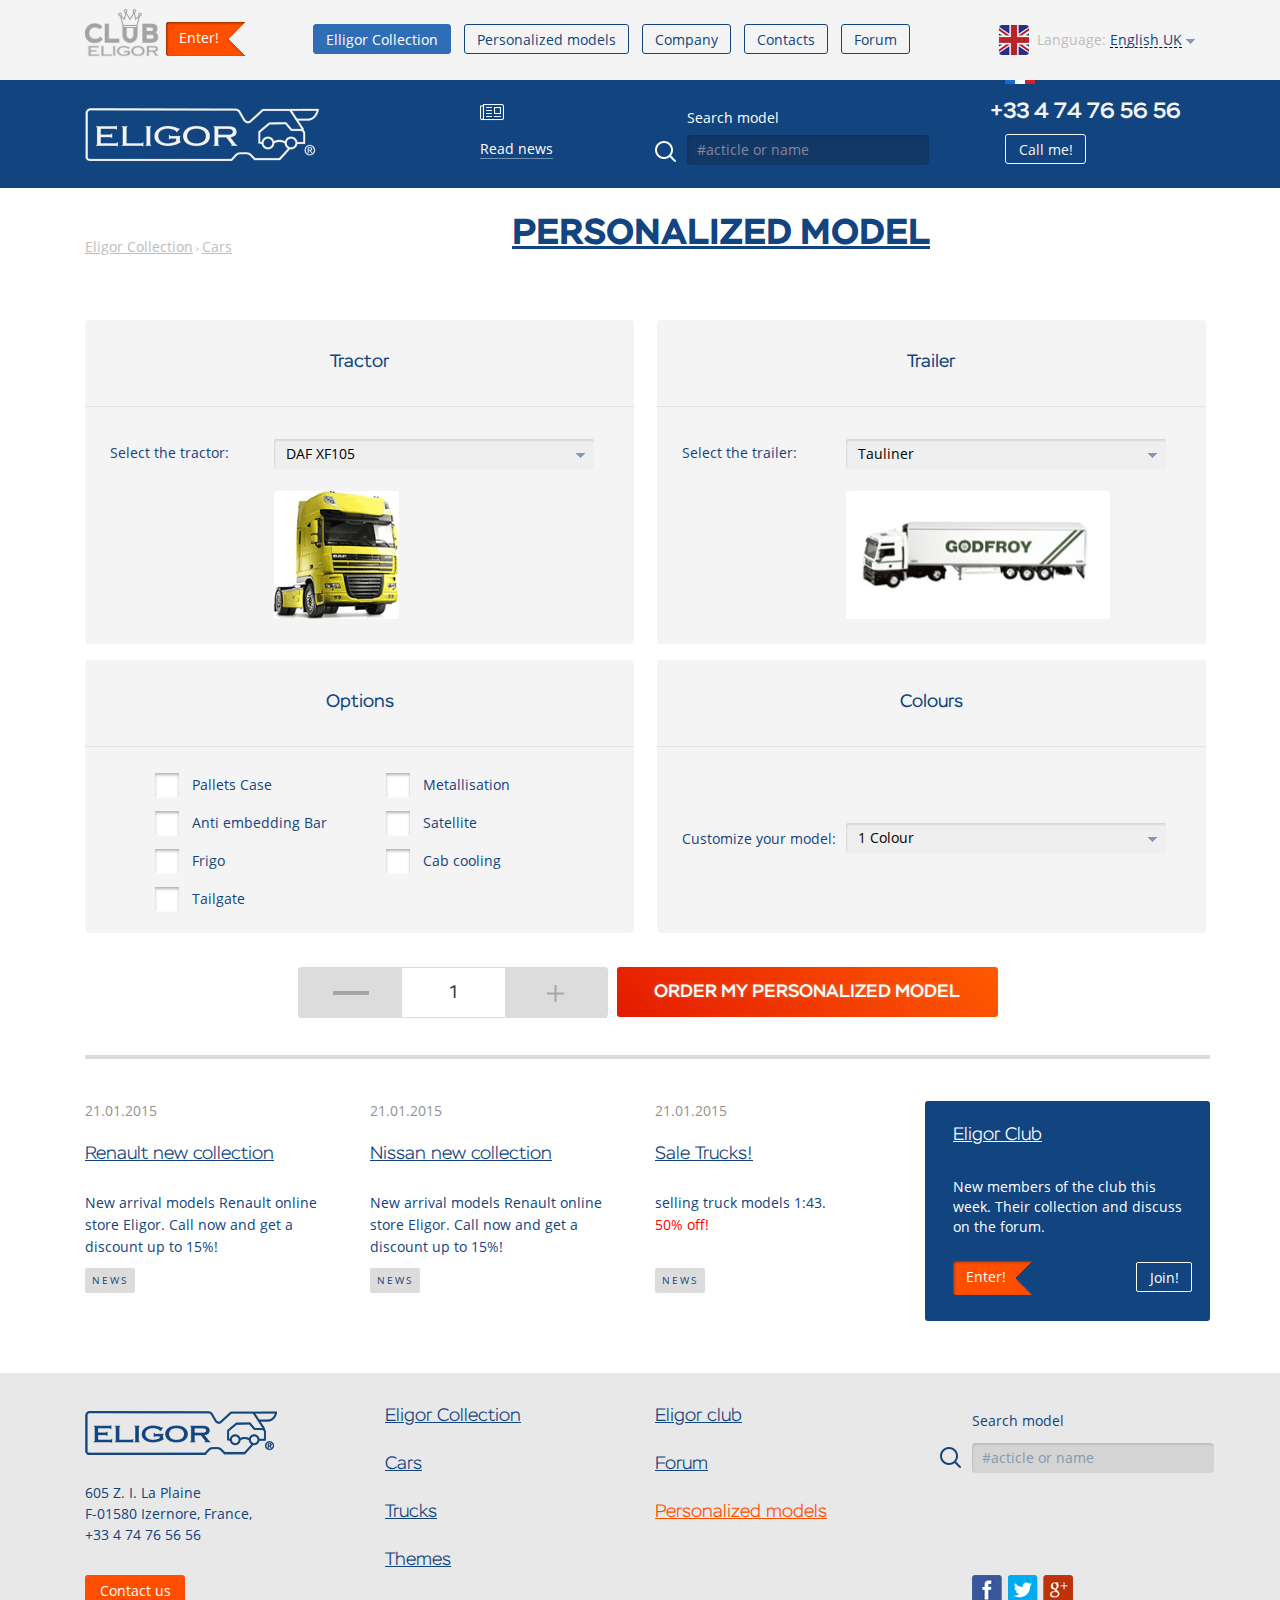
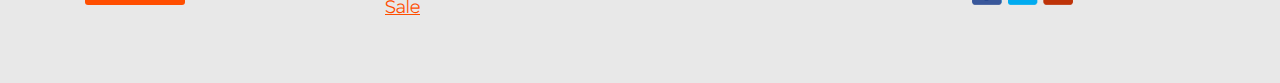
<file: eligor/7.html>
<!DOCTYPE html>
<html lang="en">

<head>
    <meta charset="utf-8">
    <meta http-equiv="X-UA-Compatible" content="IE=edge">
    <meta name="viewport" content="width=device-width, initial-scale=1">
    <title>Main page</title>

    <link href="style/reset.css" rel="stylesheet">
    <link href="style/bootstrap.min.css" rel="stylesheet">
    <link href="style/main.css" rel="stylesheet">

    <!--[if lt IE 9]>
        <script src="https://oss.maxcdn.com/html5shiv/3.7.2/html5shiv.min.js"></script>
        <script src="https://oss.maxcdn.com/respond/1.4.2/respond.min.js"></script>
    <![endif]-->
</head>

<body>





    <header class="main-menu">
        <div class="container">

            <div class="col-md-2 club-box">
                <img src="style/club_logo.png" alt="">
                <div class="club-enter">
                    <img src="style/club_flag.png" alt="">
                    <div class="club-enter-text">Enter!</div>
                </div>
            </div>

            <nav class="col-md-7 main-nav-menu">
                <ul>
                    <li><a class="active-page" href="">Elligor Collection</a></li>
                    <li><a href="">Personalized models</a></li>
                    <li><a href="">Company</a></li>
                    <li><a href="">Contacts</a></li>
                    <li><a href="">Forum</a></li>
                </ul>
            </nav>

            <div class="col-md-3 localization-box">
                <div class="localization">
                    <img class="flag" src="style/eng_flag.png" alt="">
                    <span>Language:</span>
                    <span class="language-picker">English UK</span>
                    <img class="language-picker-arrow" src="style/arrow_btn.png" alt="">
                </div>
            </div>

        </div>

    </header>

    <header class="blue-header">
        <div class="container">
            <div class="col-md-4">
                <a href="/"><img src="style/logo.png" alt=""></a>
            </div>

            <div class="col-md-2 read-news-box">
                <div class="col-xs-12">
                    <img src="style/read-news.png" alt="">
                </div>
                <div class="col-xs-12 read-news">
                    <span>Read news</span>
                </div>
            </div>

            <div class="col-md-3 search-box">
                <img src="style/search.png" alt="">
                <div>
                    <span>Search model</span>
                    <input type="search" placeholder="#acticle or name">
                </div>

            </div>

            <div class="col-md-3 phone-box">
                <img src="style/madeinfrance.png" alt="">
                <div class="phone-number">+33 4 74 76 56 56</div>
                <button class="call-me">Call me!</button>
            </div>


        </div>

    </header>




    <div class="container">
        <div class="col-xs-12 personalized-model-page">

            <div class="breadcrumbs"><span>Eligor Collection</span> > <span>Cars</span></div>
            <div class="title">PERSONALIZED MODEL</div>

            <br>
            <br>
            <br>

            <div class="col-md-6 info-box2">
                <div class="head-text">Tractor</div>

                <div class="question">Select the tractor:</div>
                <div class="select-box">
                    <select id="tractor-type">


                        <option value="1">DAF XF105</option>
                        <option value="2">DAF XF95</option>
                        <option value="3">FREIGHTLINER CENTURY CLASS</option>
                        <option value="4">IVECO STRALIS</option>
                        <option value="5">IVECO STRALIS 2007</option>
                        <option value="6">KENWORTH T2000</option>
                        <option value="7">MAN TG</option>
                        <option value="8">MAN TGX HIGH ROOF</option>
                        <option value="9">MAN TGX MEDIUM ROOF</option>
                        <option value="10">MAN TGX LOW ROOF</option>
                        <option value="11">MARCEDES ACTROS MP2</option>
                        <option value="12">RENAULT MAGNUM</option>
                        <option value="13">RENAULT PREMIUM</option>
                        <option value="14">RENAULT PREMIUM DCI</option>
                        <option value="15">RENAULT PREMIUM DXI</option>
                        <option value="16">SCANIA SERIE R</option>
                        <option value="17">VOLVO 780</option>
                        <option value="18">VOLVO FH RESTYLE</option>

                    </select>
                </div>

                <img class="tractor-img" src="models/personalized/t1.gif" alt="">

            </div>

            <div class="col-md-6 info-box2">
                <div class="head-text">Trailer</div>

                <div class="question">Select the trailer:</div>
                <div class="select-box">
                    <select id="trailer-type">


                        <option value="1">Tauliner</option>
                        <option value="2">DAF XF95</option>
                        <option value="3">FREIGHTLINER CENTURY CLASS</option>
                        <option value="4">IVECO STRALIS</option>
                        <option value="5">IVECO STRALIS 2007</option>
                        <option value="6">IVECO STRALIS 2007</option>
                        <option value="7">IVECO STRALIS 2007</option>

                    </select>
                </div>


                <img class="trailer-img" src="models/personalized/l1.gif" alt="">
            </div>

            <div class="col-md-6 info-box2">
                <div class="head-text">Options</div>

                <div class="options-box">

                    <div>
                        <input id="Pallets-case" type="checkbox">
                        <label for="Pallets-case"></label><span>Pallets Case</span>
                    </div>
                    <div>
                        <input id="Metallisation" type="checkbox">
                        <label for="Metallisation"></label><span>Metallisation</span>
                    </div>
                    <div>
                        <input id="Anti-embedding-Bar" type="checkbox">
                        <label for="Anti-embedding-Bar"></label><span>Anti embedding Bar</span></div>


                    <div>
                        <input id="Satellite" type="checkbox">
                        <label for="Satellite"></label><span>Satellite</span></div>

                    <div>
                        <input id="Frigo" type="checkbox">
                        <label for="Frigo"></label><span>Frigo</span></div>


                    <div>
                        <input id="Cab-cooling" type="checkbox">
                        <label for="Cab-cooling"></label><span>Cab cooling</span></div>
                    <div>
                        <input id="Tailgate" type="checkbox">
                        <label for="Tailgate"></label><span>Tailgate</span></div>
                </div>


            </div>

            <div class="col-md-6 info-box2 colours-box">
                <div class="head-text">Colours</div>


                <div class="question">Customize your model:</div>
                <div class="select-box">
                    <select id="colours">


                        <option value="1">1 Colour</option>
                        <option value="2">2 Colours</option>
                        <option value="3">3 Colours</option>
                        <option value="4">4 Colours</option>
                        <option value="5">5 Colours</option>
                        <option value="6">6 Colours</option>
                        <option value="7">7 Colours</option>
                        <option value="Quadri">Quadrichromie</option>

                    </select>
                </div>
            </div>

            <div class="buttons-box">
                <div class="product-num">
                    <div class="col-xs-4 minus"></div>
                    <input class="col-xs-4 num-field" value="1">
                    <div class="col-xs-4 plus"></div>
                </div>
                <div class="buy-now-btn">ORDER MY PERSONALIZED MODEL</div>
            </div>

        </div>
    </div>



    <div class="container">
        <div class="brands_line"></div>
    </div>


    <div class="container news-box">

        <div class="col-md-3 news-elem">
            <div class="date">21.01.2015</div>
            <div class="title">Renault new collection</div>
            <div class="description">
                New arrival models Renault online store Eligor. Call now and get a discount up to 15%!
            </div>
            <div class="tag">news</div>
        </div>
        <div class="col-md-3 news-elem">
            <div class="date">21.01.2015</div>
            <div class="title">Nissan new collection</div>
            <div class="description">
                New arrival models Renault online store Eligor. Call now and get a discount up to 15%!
            </div>
            <div class="tag">news</div>
        </div>
        <div class="col-md-3 news-elem">
            <div class="date">21.01.2015</div>
            <div class="title">Sale Trucks!</div>
            <div class="description">
                selling truck models 1:43.
                <div class="red">50% off!</div>
            </div>
            <div class="tag">news</div>
        </div>
        <div class="col-md-3 club-on-news">
            <div class="title">Eligor Club</div>
            <div class="description">
                New members of the club this week. Their collection and discuss on the forum.
            </div>

            <div class="club-enter">
                <img src="style/club_flag.png" alt="">
                <div class="club-enter-text">Enter!</div>
            </div>

            <div class="join">Join!</div>

        </div>
    </div>


    <footer>
        <div class="container">

            <div class="col-md-3 contacts-box">

                <img src="style/blue_logo.png" alt="">
                <div class="contacts">
                    605 Z. I. La Plaine
                    <br> F-01580 Izernore, France,
                    <br> +33 4 74 76 56 56
                </div>

                <button class="contact-btn">Contact us</button>

            </div>
            <nav class="col-md-6 footer-menu">

                <ul>
                    <li class="col-md-6"><a href="">Eligor Collection</a></li>
                    <li class="col-md-6"><a href="">Eligor club</a></li>
                    <li class="col-md-6"><a href="">Cars</a></li>
                    <li class="col-md-6"><a href="">Forum</a></li>
                    <li class="col-md-6"><a href="">Trucks</a></li>
                    <li class="col-md-6"><a class="orange" href="">Personalized models</a></li>
                    <li class="col-md-6"><a href="">Themes</a></li>
                    <li class="col-md-6">
                        <a href="">
                            <br>
                        </a>
                    </li>
                    <li class="col-md-6"><a class="orange" href="">Sale</a></li>
                </ul>

            </nav>
            <div class="col-md-3 search-and-social">

                <img src="style/blue_search.png" alt="">
                <div>
                    <span>Search model</span>
                    <input type="search" placeholder="#acticle or name">
                </div>

                <div class="social-box">
                    <a href="facebook.com" class="facebook"></a>
                    <a href="twitter.com" class="twitter"></a>
                    <a href="google.com" class="google"></a>
                </div>
            </div>

        </div>
    </footer>

    <script src="js/7.js"></script>
    <script src="https://maxcdn.bootstrapcdn.com/bootstrap/3.3.2/js/bootstrap.min.js"></script>
</body>

</html>
</file>
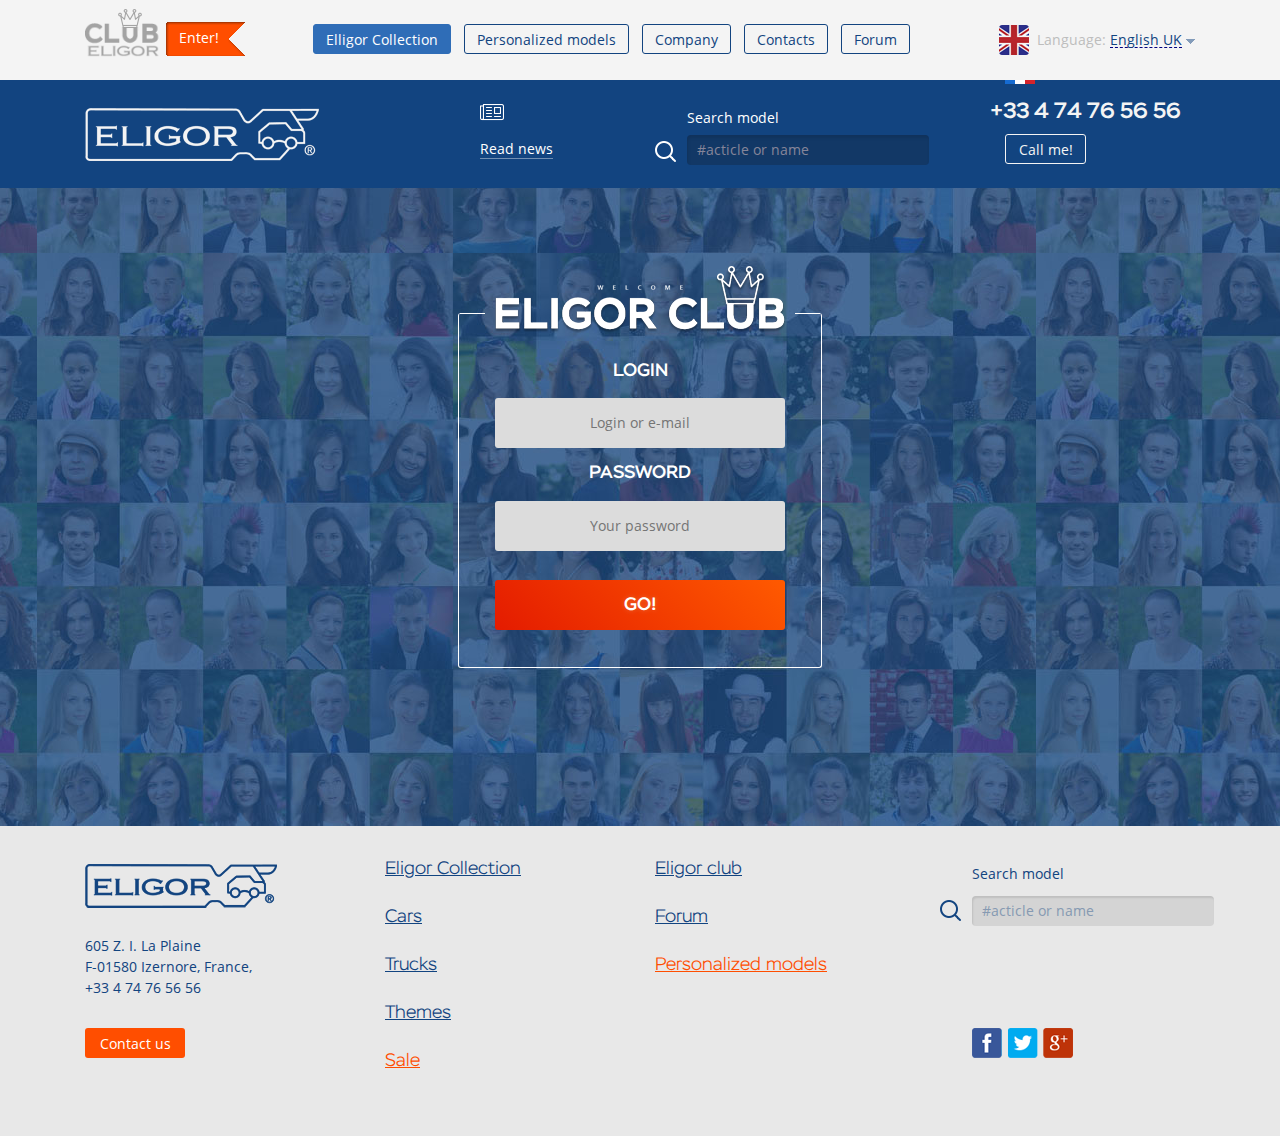
<file: eligor/8.html>
<!DOCTYPE html>
<html lang="en">

<head>
    <meta charset="utf-8">
    <meta http-equiv="X-UA-Compatible" content="IE=edge">
    <meta name="viewport" content="width=device-width, initial-scale=1">
    <title>Main page</title>

    <link href="style/reset.css" rel="stylesheet">
    <link href="style/bootstrap.min.css" rel="stylesheet">
    <link href="style/main.css" rel="stylesheet">

    <!--[if lt IE 9]>
        <script src="https://oss.maxcdn.com/html5shiv/3.7.2/html5shiv.min.js"></script>
        <script src="https://oss.maxcdn.com/respond/1.4.2/respond.min.js"></script>
    <![endif]-->
</head>

<body>





    <header class="main-menu">
        <div class="container">

            <div class="col-md-2 club-box">
                <img src="style/club_logo.png" alt="">
                <div class="club-enter">
                    <img src="style/club_flag.png" alt="">
                    <div class="club-enter-text">Enter!</div>
                </div>
            </div>

            <nav class="col-md-7 main-nav-menu">
                <ul>
                    <li><a class="active-page" href="">Elligor Collection</a></li>
                    <li><a href="">Personalized models</a></li>
                    <li><a href="">Company</a></li>
                    <li><a href="">Contacts</a></li>
                    <li><a href="">Forum</a></li>
                </ul>
            </nav>

            <div class="col-md-3 localization-box">
                <div class="localization">
                    <img class="flag" src="style/eng_flag.png" alt="">
                    <span>Language:</span>
                    <span class="language-picker">English UK</span>
                    <img class="language-picker-arrow" src="style/arrow_btn.png" alt="">
                </div>
            </div>

        </div>

    </header>

    <header class="blue-header">
        <div class="container">
            <div class="col-md-4">
                <a href="/"><img src="style/logo.png" alt=""></a>
            </div>

            <div class="col-md-2 read-news-box">
                <div class="col-xs-12">
                    <img src="style/read-news.png" alt="">
                </div>
                <div class="col-xs-12 read-news">
                    <span>Read news</span>
                </div>
            </div>

            <div class="col-md-3 search-box">
                <img src="style/search.png" alt="">
                <div>
                    <span>Search model</span>
                    <input type="search" placeholder="#acticle or name">
                </div>

            </div>

            <div class="col-md-3 phone-box">
                <img src="style/madeinfrance.png" alt="">
                <div class="phone-number">+33 4 74 76 56 56</div>
                <button class="call-me">Call me!</button>
            </div>


        </div>

    </header>


    <div class="club-page-box">
        <div class="club-wrapper">
            <div>LOGIN</div>
            <input type="text" placeholder="Login or e-mail">
            <div>PASSWORD</div>
            <input type="password" placeholder="Your password">
            <div class="auth-btn">GO!</div>
            <img class="club-welcome" src="style/club_welcome.png" alt="">
        </div>
        
    </div>

    <footer>
        <div class="container">

            <div class="col-md-3 contacts-box">

                <img src="style/blue_logo.png" alt="">
                <div class="contacts">
                    605 Z. I. La Plaine
                    <br> F-01580 Izernore, France,
                    <br> +33 4 74 76 56 56
                </div>

                <button class="contact-btn">Contact us</button>

            </div>
            <nav class="col-md-6 footer-menu">

                <ul>
                    <li class="col-md-6"><a href="">Eligor Collection</a></li>
                    <li class="col-md-6"><a href="">Eligor club</a></li>
                    <li class="col-md-6"><a href="">Cars</a></li>
                    <li class="col-md-6"><a href="">Forum</a></li>
                    <li class="col-md-6"><a href="">Trucks</a></li>
                    <li class="col-md-6"><a class="orange" href="">Personalized models</a></li>
                    <li class="col-md-6"><a href="">Themes</a></li>
                    <li class="col-md-6">
                        <a href="">
                            <br>
                        </a>
                    </li>
                    <li class="col-md-6"><a class="orange" href="">Sale</a></li>
                </ul>

            </nav>
            <div class="col-md-3 search-and-social">

                <img src="style/blue_search.png" alt="">
                <div>
                    <span>Search model</span>
                    <input type="search" placeholder="#acticle or name">
                </div>

                <div class="social-box">
                    <a href="facebook.com" class="facebook"></a>
                    <a href="twitter.com" class="twitter"></a>
                    <a href="google.com" class="google"></a>
                </div>
            </div>

        </div>
    </footer>

    <script src="js/8.js"></script>
    <script src="https://maxcdn.bootstrapcdn.com/bootstrap/3.3.2/js/bootstrap.min.js"></script>
</body>

</html>
</file>
<file: assets/css/ie8.css>
/*
	Overflow by HTML5 UP
	html5up.net | @n33co
	Free for personal and commercial use under the CCA 3.0 license (html5up.net/license)
*/

/* Basic */

	body {
		background-image: url("../../images/bg.jpg");
		background-repeat: no-repeat;
		background-size: cover;
		background-position: auto;
		background-attachment: scroll;
		-ms-behavior: url("assets/js/ie/backgroundsize.min.htc");
	}

/* Section/Article */

	section > .last-child,
	article > .last-child,
	section.last-child,
	article.last-child {
		margin-bottom: 0;
	}

/* Button */

	input[type="button"],
	input[type="submit"],
	input[type="reset"],
	button,
	.button {
		position: relative;
		-ms-behavior: url("assets/js/ie/PIE.htc");
	}

		input[type="button"].style2:hover,
		input[type="submit"].style2:hover,
		input[type="reset"].style2:hover,
		button.style2:hover,
		.button.style2:hover {
			color: #35b88f !important;
		}

		input[type="button"].style3,
		input[type="submit"].style3,
		input[type="reset"].style3,
		button.style3,
		.button.style3 {
			background: #fefefe;
			border: solid 1px #dad9d9;
		}

/* Footer */

	#footer .icons {
		position: relative;
		-ms-behavior: url("assets/js/ie/PIE.htc");
	}

/* Header */

	#header header p {
		border-top: solid 1px #888;
	}
</file>
<file: eligor/style/main.css>
@font-face {
    font-family: "STEM";
    src: url("../fonts/STEM-MEDIUMITALIC.OTF");
    font-weight: 500;
    font-style: italic;
}

@font-face {
    font-family: "STEM";
    src: url("../fonts/STEM-MEDIUM.OTF");
    font-weight: 500;
    font-style: normal;
}

@font-face {
    font-family: "STEM";
    src: url("../fonts/STEM-REGULAR.OTF");
    font-weight: 400;
    font-style: normal;
}

@font-face {
    font-family: "STEM";
    src: url("../fonts/STEM-LIGHTITALIC.OTF");
    font-weight: 300;
    font-style: italic;
}

@font-face {
    font-family: "STEM";
    src: url("../fonts/STEM-LIGHT.OTF");
    font-weight: 300;
    font-style: normal;
}

@font-face {
    font-family: "STEM";
    src: url("../fonts/STEM-ITALIC.OTF");
    font-weight: normal;
    font-style: italic;
}

@font-face {
    font-family: "STEM";
    src: url("../fonts/STEM-BOLDITALIC.OTF");
    font-weight: bold;
    font-style: italic;
}

@font-face {
    font-family: "STEM";
    src: url("../fonts/STEM-BOLD.OTF");
    font-weight: bold;
    font-style: normal;
}

@font-face {
    font-family: "OpenSans";
    src: url("../fonts/OPENSANS-SEMIBOLDITALIC.TTF");
    font-weight: 600;
    font-style: italic;
}

@font-face {
    font-family: "OpenSans";
    src: url("../fonts/OPENSANS-SEMIBOLD.TTF");
    font-weight: 600;
    font-style: normal;
}

@font-face {
    font-family: "OpenSans";
    src: url("../fonts/OPENSANS-REGULAR.TTF");
    font-weight: normal;
    font-style: normal;
}

@font-face {
    font-family: "OpenSans";
    src: url("../fonts/OPENSANS-LIGHTITALIC.TTF");
    font-weight: 300;
    font-style: italic;
}

@font-face {
    font-family: "OpenSans";
    src: url("../fonts/OPENSANS-LIGHT.TTF");
    font-weight: 300;
    font-style: normal;
}

@font-face {
    font-family: "OpenSans";
    src: url("../fonts/OPENSANS-ITALIC.TTF");
    font-weight: normal;
    font-style: italic;
}

@font-face {
    font-family: "OpenSans";
    src: url("../fonts/OPENSANS-EXTRABOLDITALIC.TTF");
    font-weight: 800;
    font-style: italic;
}

@font-face {
    font-family: "OpenSans";
    src: url("../fonts/OPENSANS-EXTRABOLD.TTF");
    font-weight: 800;
    font-style: normal;
}

@font-face {
    font-family: "OpenSans";
    src: url("../fonts/OPENSANS-BOLDITALIC.TTF");
    font-weight: bold;
    font-style: italic;
}

@font-face {
    font-family: "OpenSans";
    src: url("../fonts/OPENSANS-BOLD.TTF");
    font-weight: bold;
    font-style: normal;
}

body {
    font-family: "OpenSans";
}



* {
    -webkit-user-select: none;
    /* Chrome all / Safari all */
    -moz-user-select: none;
    /* Firefox all */
    -ms-user-select: none;
    /* IE 10+ */
    user-select: none;
    -moz-outline:none;
    -moz-user-focus:ignore;    
    
}

.text-center {
    text-align: center;
}


/* MAIN MENU START */

.main-menu {
    background-color: #f4f4f4;
    min-height: 80px;
}

.club-box {
    line-height: 80px;
    text-align: left;
    top: -8px;
}

.club-box img {
    display: inline-block
}

.club-enter {
    margin-left: 3px;
    display: inline-block;
    position: relative
}

.club-enter div {
    color: white;
    font-size: 14px;
    position: absolute;
    top: 6px;
    left: 13px;
}

.club-enter:hover {
    cursor: pointer
}

.main-nav-menu {
    text-align: right;
}

.main-nav-menu ul li {
    display: inline-block;
    line-height: 80px;
}

.main-nav-menu ul li a {
    display: inline-block;
    line-height: 30px;
    height: 30px;
    box-sizing: border-box;
    border: 1px solid #124480;
    color: #124480;
    border-radius: 3px;
    font-size: 14px;
    padding: 0px 12px;
    margin-right: 9px;
}

.main-nav-menu ul li:last-child a {
    margin-right: 0px;
}

.main-nav-menu ul li a:hover {
    box-sizing: border-box;
    background: #ffbc1c;
    background: -moz-linear-gradient(top, #ffbc1c 0%, #ffe451 100%);
    background: -webkit-linear-gradient(top, #ffbc1c 0%, #ffe451 100%);
    background: linear-gradient(to bottom, #ffbc1c 0%, #ffe451 100%);
    filter: progid: DXImageTransform.Microsoft.gradient( startColorstr='#ffbc1c', endColorstr='#ffe451', GradientType=0);
    border: 1px solid #2f6db7;
    color: #124480;
    box-shadow: 1px 3px 3px 0px rgba(0, 0, 0, 0.1) inset;
}

.main-nav-menu ul li .active-page {
    box-sizing: border-box;
    background-color: #2f6db7;
    border: 1px solid #2f6db7;
    color: white;
}

.main-nav-menu ul li a.active-page:hover {
    cursor: default;
    background: #2f6db7;
    color: white;
}


/* MAIN MENU END */


/* LOCALIZATION START */

.localization-box {
    line-height: 80px;
    text-align: right;
}

.flag {
    margin-top: -2px;
}

.localization span {
    font-size: 14px;
    color: #bdbdbd;
}

.localization span:nth-child(2) {
    margin-left: 4px;
}

.localization .language-picker {
    color: #124480;
    box-sizing: border-box;
    border-bottom: 1px dashed #000080;
    display: inline-block;
    line-height: 14px;
}

.language-picker:hover {
    cursor: pointer;
}

.language-picker-arrow {
    cursor: pointer
}


/* LOCALIZATION END */


/* BLUE HEADER START */

.blue-header {
    background-color: #124480;
    min-height: 108px;
    line-height: 105px;
}

.read-news-box {
    line-height: 52px;
}

.read-news-box img {
    margin-top: 11px;
}

.read-news-box div:last-child {
    margin-top: -9px;
}

.read-news span {
    color: #ffffff;
    border-bottom: 1px solid #718fb3;
}

.read-news span:hover {
    cursor: pointer
}

.search-box {
    top: 17px;
}

.search-box div {
    position: relative
}

.search-box img {
    margin-right: 7px;
}

.search-box div {
    display: inline-block;
}

.search-box div span {
    position: absolute;
    top: -32px;
    color: white;
    display: block;
    height: 14px;
}

.search-box input {
    background-color: #123866;
    border: 0px;
    border-radius: 4px;
    color: white;
    padding: 0;
    height: 20px;
    line-height: 20px;
    width: 110%;
    padding: 5px 10px;
    box-shadow: 1px 3px 3px 0px rgba(0, 0, 0, 0.1) inset;
}

.search-box input::-webkit-input-placeholder {
    color: #858599;
}

.search-box input::-moz-placeholder {
    color: #858599;
}


/* Firefox 19+ */

.search-box input:-moz-placeholder {
    color: #858599;
}


/* Firefox 18- */

.search-box input:-ms-input-placeholder {
    color: #858599;
}

.phone-box {
    position: relative;
    text-align: right;
}

.phone-box img {
    position: absolute;
    top: 0;
    left: 80px;
}

.phone-number {
    font-family: "STEM";
    font-size: 22px;
    font-weight: 500;
    font-style: normal;
    color: #f4f4f4;
    position: absolute;
    left: 65px;
    top: -20px;
}

.call-me {
    position: absolute;
    left: 80px;
    top: 54px;
    font-size: 14px;
    height: 30px;
    width: 81px;
    box-sizing: border-box;
    border: 1px solid #f4f4f4;
    color: #f4f4f4;
    background-color: transparent;
    border-radius: 3px;
}


/* BLUE HEADER END */


/* SLIDER START */

.slider-box {
    background-color: #ededed;
    height: 374px;
    width: 100%;
}

.model-title-box {}

.model-index {
    color: #124480;
    margin-top: 39px;
}

.model-title {
    font-family: "STEM";
    font-size: 36px;
    line-height: 44px;
    font-weight: bold;
    font-style: normal;
    color: #124480;
    text-decoration: underline;
    margin-top: 4px;
    text-transform: uppercase;
}

.model-title:hover {
    cursor: pointer;
}

.model-price-box {
    display: inline-block;
    background-color: #ff4e00;
    border-radius: 5px;
    padding: 0px 20px 0 22px;
    font-family: "STEM";
    font-size: 36px;
    color: white;
    font-weight: 500;
    font-style: normal;
    height: 50px;
    line-height: 50px;
    margin-top: 60px;
}

.model-price {
    position: relative;
    padding-left: 16px;
}

.model-price:before {
    font-family: "STEM";
    font-weight: 300;
    font-style: normal;
    font-size: 22px;
    content: "€";
    display: inline-block;
    position: absolute;
    left: 0;
    top: 4px;
}

.model-price-cents {
    font-family: "STEM";
    font-weight: bold;
    font-style: normal;
    font-size: 20px;
    position: relative;
    top: -11px;
}

.model-old-price-box {
    margin-top: 10px;
    height: 30px;
    line-height: 30px;
    border: 1px solid #ff4e00;
    background-color: transparent;
    border-radius: 3px;
    display: inline-block;
    min-width: 10px;
    color: #1f1f1f;
    padding: 0px 12px;
}

.model-old-price-line {
    height: 1px;
    background-color: #1f1f1f;
    margin-top: -15px;
}

.model-old-price {}


/* SLIDER END */


/* SLIDER MODEL DESCRIPTION START */

.model-year-limit {
    background-color: #e4e2e5;
    margin-top: 71px;
    height: 31px;
    line-height: 31px;
    width: 53px;
    text-align: center;
    color: #124480;
    border-radius: 3px;
    font-size: 20px;
    font-family: "STEM";
    font-weight: 300;
    font-style: normal;
    padding: 0 11px 0 12px;
}

.model-description {
    margin-top: 28px;
}

.model-param {
    color: #bdbdbd;
    line-height: 21px;
}

.model-param-arg {
    color: #191919;
}

.more-info-link {
    display: inline-block;
    margin-top: 34px;
    color: #124480;
    height: 18px;
    border-bottom: 1px dashed #124480;
}

.more-info-link:hover {
    cursor: pointer;
}

.slider-nav-buttons {
    margin-top: 33px;
}

.prev-slide,
.next-slide {
    border: 1px solid #124480;
    background-color: transparent;
    margin: 0;
    display: inline-block;
    box-sizing: border-box;
    width: 78px;
    height: 30px;
    line-height: 30px;
    text-align: center;
    color: #124480;
}

.prev-slide {
    border-top-left-radius: 2px;
    border-bottom-left-radius: 2px;
}

.next-slide {
    margin-left: -4px;
    border-left: 0px;
    border-top-right-radius: 2px;
    border-bottom-right-radius: 2px;
}

.prev-slide:hover,
.next-slide:hover {
    cursor: pointer;
    background-color: #2f6db7;
    color: white;
}


/* SLIDER MODEL DESCRIPTION END*/


/* POPULAR MODELS START */

.popular-models-title {
    margin-top: 50px;
    font-size: 36px;
    color: #124480;
    text-decoration: underline;
    font-family: "STEM";
    font-weight: bold;
    font-style: normal;
}

.models-box img {
    max-width: 100%;
}

.mb1,
.mb2,
.mb3 {
    display: none;
}

.active-mb {
    display: block;
}

.type-picker-box {
    margin-top: 25px;
}

.type-picker {
    height: 30px;
    line-height: 30px;
    width: 78px;
    border: 1px solid #124480;
    display: inline-block;
}

.type-picker:hover {
    background-color: #2f6db7;
    box-shadow: 1px 2px 2px 0px rgba(0, 0, 0, 0.1) inset;
    cursor: pointer;
    color: white;
}

.active-type {
    background-color: #2f6db7;
    box-shadow: 1px 2px 2px 0px rgba(0, 0, 0, 0.1) inset;
    color: white;
}

.type1 {
    border-top-left-radius: 2px;
    border-bottom-left-radius: 2px;
}

.type2 {
    margin: 0px -5px;
    border-right: 0px;
}

.type3 {
    border-top-right-radius: 2px;
    border-bottom-right-radius: 2px;
}

.models-box {
    margin-top: 30px;
}

.mb-elem {
    height: 338px;
    border-left: 15px solid white;
    border-right: 15px solid white;
    margin-bottom: 25px;
    text-align: center;
    padding: 0px;
    box-sizing: border-box;
}

.car-box {
    text-align: left;
}

.car-box img:hover {
    cursor: pointer;
}

.car-box .title:hover {
    cursor: pointer
}

.car-box .title {
    margin-top: 23px;
    font-size: 18px;
    line-height: 25px;
    height: 50px;
    font-family: "STEM";
    text-align: left;
    color: #124480;
    font-weight: 300;
    font-style: normal;
    text-decoration: underline;
}

.car-box .price {
    margin-top: 23px;
    display: inline-block;
    background-color: #ff4e00;
    border-radius: 3px;
    padding: 0px 8px;
    color: white;
    height: 30px;
    line-height: 25px;
    box-sizing: border-box;
    border: 1px solid #ff4e00;
    font-size: 18px;
    font-family: "STEM";
    font-weight: 500;
    font-style: normal;
}

.car-box .fixed-price {
    margin-top: 23px;
    display: inline-block;
    background-color: #124480;
    border-radius: 3px;
    padding: 0px 8px;
    color: white;
    height: 30px;
    line-height: 26px;
    box-sizing: border-box;
    border: 1px solid #124480;
    font-size: 18px;
    font-family: "STEM";
    font-weight: 500;
    font-style: normal;
}

.car-box .old-price {
    margin-top: 23px;
    height: 30px;
    line-height: 30px;
    border: 1px solid #ff4e00;
    background-color: transparent;
    border-radius: 3px;
    padding: 0px 8px;
    display: inline-block;
    min-width: 10px;
    color: #1f1f1f;
    box-sizing: border-box;
}

.car-box .old-price .under-line {
    height: 1px;
    background-color: #1f1f1f;
    margin-top: -15px;
}

.car-box .grey-tag {
    margin-top: 3px;
    background-color: #dcdcdc;
    color: #124480;
    display: inline-block;
    font-size: 10px;
    letter-spacing: 1px;
    height: 24px;
    line-height: 24px;
    border-radius: 3px;
    padding: 0 8px;
    text-align: center;
    text-transform: uppercase;
}

.car-box .exclusive-tag {
    margin-top: 3px;
    background-color: #c6ff00;
    color: #124480;
    display: inline-block;
    font-size: 10px;
    letter-spacing: 1px;
    height: 24px;
    line-height: 24px;
    border-radius: 3px;
    padding: 0 8px;
    text-align: center;
    text-transform: uppercase;
}

.sale-box {
    background-color: #ff9c00;
    padding: 10px;
    height: 100%;
    border-radius: 3px;
}

.sale-container {
    border: 1px solid white;
    height: 100%;
    text-align: center;
}

.sale-car {
    margin-top: 40px;
}

.sale-title {
    margin-top: 21px;
    color: white;
    font-size: 60px;
    line-height: 60px;
    font-family: "STEM";
    font-weight: bold;
    font-style: normal;
}

.sale-line {
    margin: 26px 0 0 43.3%;
    height: 3px;
    width: 13.4%;
    background-color: white;
}

.sale-descriprion {
    margin-top: 13px;
    font-size: 10px;
    text-transform: uppercase;
    color: white;
}

.sale-percent {
    margin-top: 23px;
    color: white;
    text-transform: uppercase;
    font-size: 36px;
    font-family: "STEM";
    font-weight: 300;
    font-style: normal;
}

.eligor-club-box {
    height: 100%;
    background: url(eligor_club.png) no-repeat 100% 100%;
    text-align: center;
    border-radius: 3px;
}

.eligor-club-box img {
    margin-top: 50px;
}

.eligor-club-box .title {
    margin-top: 40px;
    font-size: 34px;
    font-family: "STEM";
    color: white;
    font-weight: bold;
    font-style: normal;
}

.eligor-club-box .join-to-club {
    margin: 39px auto 0 auto;
    color: white;
    width: 80px;
    height: 30px;
    text-align: center;
    line-height: 30px;
    background-color: #ff4e00;
    border-radius: 3px;
}

.eligor-club-box .join-to-club:hover {
    cursor: pointer;
}

.show-more {
    margin-top: 53px;
    border: 1px solid #124480;
    display: inline-block;
    height: 30px;
    line-height: 30px;
    padding: 0 9px;
    color: #124480;
    border-radius: 3px;
}

.show-more:hover {
    cursor: pointer;
    background-color: #2f6db7;
    color: white;
    box-shadow: 1px 2px 2px 0px rgba(0, 0, 0, 0.1) inset;
}


/* POPULAR MODELS END */


/* CUSTOMIZE LINK START*/

.customize-link-box {
    border: 3px solid #124480;
    height: 88px;
    line-height: 88px;
    box-sizing: border-box;
    margin-top: 40px;
    position: relative;
}

.customize-link-box img:first-child {
    float: left;
    margin: 24px 0 0 28px;
}

.customize-link-box img:last-child {
    float: right;
    margin: 24px 28px 0 0;
}

.customize-link-title {
    color: #124480;
    font-size: 36px;
    text-decoration: underline;
    font-family: "STEM";
    font-weight: bold;
    font-style: normal;
    text-align: center;
    margin: 0 auto;
    position: absolute;
    left: 0;
    right: 0;
    max-width: 100%;
}

.customize-link-title:hover {
    cursor: pointer;
}

.customize_line {
    border: 2px solid #dcdcdc;
    margin-top: 20px;
}


/* CUSTOMIZE LINK END*/


/* BRANDS START*/

.brands-box .title {
    color: #124480;
    font-size: 36px;
    text-decoration: underline;
    font-family: "STEM";
    font-weight: bold;
    font-style: normal;
    text-align: center;
    margin: 37px auto;
    text-transform: uppercase;
}

.brand-elem {
    width: 139px;
    height: 108px;
    text-align: center;
    display: inline-block;
}

.brand-elem div:first-child {
    width: 100%;
    height: 60px;
}

.brand-name {
    margin-top: 27px;
    color: #124480;
    text-decoration: underline;
}

.brand-elem:hover {
    cursor: pointer;
}

.brand-elem:hover .brand-name {
    color: #ff4e00;
}

.volkswagen {
    background: url(Volkswagen.png) center center no-repeat;
}

.skoda {
    background: url(Skoda.png) center center no-repeat;
}

.chevrolet {
    background: url(Chevrolet.png) center center no-repeat;
}

.kia {
    background: url(Kia.png) center center no-repeat;
}

.hyundai {
    background: url(Hyundai.png) center center no-repeat;
}

.renault {
    background: url(Renault.png) center center no-repeat;
}

.opel {
    background: url(Opel.png) center center no-repeat;
}

.nissan {
    background: url(Nissan.png) center center no-repeat;
}

.brand-elem:hover .volkswagen {
    background: url(aVolkswagen.png) center center no-repeat;
}

.brand-elem:hover .skoda {
    background: url(aSkoda.png) center center no-repeat;
}

.brand-elem:hover .chevrolet {
    background: url(aChevrolet.png) center center no-repeat;
}

.brand-elem:hover .kia {
    background: url(aKia.png) center center no-repeat;
}

.brand-elem:hover .hyundai {
    background: url(aHyundai.png) center center no-repeat;
}

.brand-elem:hover .renault {
    background: url(aRenault.png) center center no-repeat;
}

.brand-elem:hover .opel {
    background: url(aOpel.png) center center no-repeat;
}

.brand-elem:hover .nissan {
    background: url(aNissan.png) center center no-repeat;
}

.brands_line {
    border: 2px solid #dcdcdc;
    margin-top: 43px;
    margin-left: 15px;
    box-sizing: border-box;
}


/* BRANDS LINK END*/


/* NEWS START*/

.news-box {
    margin-top: 42px;
}

.news-elem {
    position: relative;
    height: 220px;
}

.news-elem .date {
    color: #939393;
}

.news-elem .title {
    margin-top: 21px;
    color: #124480;
    font-size: 18px;
    font-family: "STEM";
    font-weight: 300;
    font-style: normal;
    text-decoration: underline;
}

.news-elem .title:hover {
    cursor: pointer;
}

.news-elem .description {
    margin-top: 24px;
    line-height: 22px;
    color: #124480;
}

.news-elem .description .red {
    color: red;
    display: block;
}

.news-elem .tag {
    background-color: #dcdcdc;
    height: 25px;
    line-height: 25px;
    width: 50px;
    text-align: center;
    display: block;
    position: absolute;
    bottom: 28px;
    border-radius: 2px;
    font-size: 10px;
    text-align: center;
    letter-spacing: 2px;
    text-transform: uppercase;
    color: #124480;
}

.club-on-news {
    border-radius: 3px;
    background-color: #124480;
    height: 220px;
    padding: 22px 18px 0 28px;
}

.club-on-news .title {
    color: white;
    font-size: 18px;
    font-family: "STEM";
    font-weight: 300;
    font-style: normal;
    text-decoration: underline;
}

.club-on-news .title:hover {
    cursor: pointer
}

.club-on-news .description {
    color: white;
    margin-top: 28px;
}

.club-on-news .club-enter {
    margin-top: 13px;
    float: left;
    margin-left: 0px;
}

.club-on-news .club-enter div {
    top: 17px;
}

.club-on-news .join {
    float: right;
    width: 56px;
    height: 30px;
    margin-top: 25px;
    color: white;
    line-height: 30px;
    text-align: center;
    border: 1px solid white;
    border-radius: 2px;
}

.club-on-news .join:hover {
    color: #124480;
    background-color: white;
    border: 1px solid white;
    cursor: pointer;
}


/* NEWS END*/


/* FOOTER START*/

footer {
    background-color: #e8e8e8;
    margin-top: 52px;
    height: 310px;
}

.contacts-box {}

.contacts-box img {
    margin-top: 38px;
}

.contacts-box .contacts {
    margin-top: 27px;
    color: #124480;
    font-family: "OpenSans";
    font-weight: normal;
    font-style: normal;
    line-height: 21px;
}

.contact-btn {
    margin-top: 30px;
    background-color: #ff4e00;
    color: white;
    border: 0px;
    border-radius: 3px;
    height: 30px;
    line-height: 30px;
    width: 100px;
    text-align: center;
}

.footer-menu {
    margin-top: 19px;
}

.footer-menu ul li a {
    font-family: "STEM";
    font-weight: 300;
    font-style: normal;
    font-size: 18px;
    line-height: 48px;
    color: #124480;
    text-decoration: underline !important;
}

.footer-menu ul li {
    height: 48px;
}

.footer-menu ul li .orange {
    color: #ff4e00;
}

.search-and-social {
    top: 70px;
}

.search-and-social div {
    position: relative
}

.search-and-social img {
    margin-right: 7px;
    margin-top: -4px;
}

.search-and-social div {
    display: inline-block;
}

.search-and-social div span {
    position: absolute;
    top: -32px;
    color: #124480;
    display: block;
    height: 14px;
}

.search-and-social input {
    background-color: #d4d4d4;
    border: 0px;
    border-radius: 4px;
    color: #124480;
    padding: 0;
    height: 20px;
    line-height: 20px;
    width: 110%;
    padding: 5px 10px;
    box-shadow: 1px 2px 2px 0px rgba(0, 0, 0, 0.1) inset;
}

.search-and-social input::-webkit-input-placeholder {
    color: #869ab2;
}

.search-and-social input::-moz-placeholder {
    color: #869ab2;
}


/* Firefox 19+ */

.search-and-social input:-moz-placeholder {
    color: #869ab2;
}


/* Firefox 18- */

.search-and-social input:-ms-input-placeholder {
    color: #869ab2;
}

.social-box {
    margin: 102px 0 0 32px;
}

.social-box a {
    display: inline-block;
    height: 30px;
    width: 30px;
    content: " ";
}

.facebook {
    background: url(social_sprite.png) 0px 0px no-repeat;
}

.twitter {
    background: url(social_sprite.png) -30px 0px no-repeat;
    margin: 0 1px 0 2px;
}

.google {
    background: url(social_sprite.png) -60px 0px no-repeat;
}


/* FOOTER END*/


/* Pages */


/* Change category start */

.change-category-box {
    min-height: 521px;
    background: url(shadow.png) center 232px no-repeat, url(change_cat_bg.png) top left repeat-x;
}

.change-category-box div {
    height: 521px;
}

.change-category-box div .title {
    color: #124480;
    font-size: 36px;
    text-decoration: underline;
    font-family: "STEM";
    font-weight: bold;
    font-style: normal;
    text-align: center;
    margin-top: 430px;
    height: auto;
}

.change-category-box div:hover {
    cursor: pointer
}

.cars-cat {
    background: url(cars_cat.png) center center no-repeat;
}

.trucks-cat {
    background: url(trucks_cat.png) center center no-repeat;
}

.themes-cat {
    background: url(themes_cat.png) center center no-repeat;
}


/* Change category end*/


/* Best choise start*/

.change-brand-box {
    min-height: 302px;
    background: url(change_cat_bg.png) top left repeat-x;
    background-size: auto 100%;
}

.change-brand-box .container {
    position: relative;
}

.change-brand-box .collection-link {
    font-family: "OpenSans";
    font-weight: normal;
    font-style: normal;
    color: rgba(18, 68, 128, 0.5);
    text-decoration: underline;
    position: absolute;
    left: 30px;
    top: 52px;
}

.change-brand-box .collection-link:hover {
    cursor: pointer;
}

.change-brand-box .container .title {
    text-align: center;
    font-family: "STEM";
    font-size: 36px;
    line-height: 44px;
    font-weight: bold;
    font-style: normal;
    color: #124480;
    text-decoration: underline;
    margin: 26px 0 60px 0;
}

.selected-brand-models .head-title {
    text-align: center;
    font-family: "STEM";
    font-size: 36px;
    line-height: 44px;
    font-weight: bold;
    font-style: normal;
    color: #124480;
    text-decoration: underline;
    margin: 40px 0 13px 0;
}


/* page 4 - model details start*/

.breadcrumbs {
    font-family: "OpenSans";
    font-weight: normal;
    font-style: normal;
    color: #bdbdbd;
    float: left;
    margin-top: 52px;
    font-size: 8px;
    line-height: 14px;
}

.breadcrumbs span {
    font-size: 14px;
    text-decoration: none;
    text-decoration: underline;
}

.breadcrumbs span:hover {
    cursor: pointer
}

.breadcrumbs span:last-child:hover {
    cursor: default;
}

.share-model {
    margin-top: 52px;
    float: right;
    height: 30px;
}

.share-model span {
    line-height: 30px;
    color: #124480;
    margin-right: 10px;
    font-family: "OpenSans";
    font-weight: normal;
    font-style: normal;
    float: left;
}

.share-model div {
    display: inline-block;
    height: 30px;
    width: 30px;
    content: " ";
}

.share-model div:hover {
    cursor: pointer
}

.share-model .twitter {
    margin: 0 -2px 0 -1px;
}

.model-details-params {
    margin-top: 33px;
}

.model-details-params .model-index {
    margin-top: -4px;
}

.model-preview {
    position: relative;
    margin-top: 33px;
}

.model-preview .model-year-limit {
    position: absolute;
    top: 16px;
    right: 31px;
    margin: 0;
}

.product-num {
    display: inline-block;
    width: 27.58%;
    height: 50px;
    line-height: 50px;
    float: left;
    margin-top: 5px;
    box-sizing: border-box;
    border: 1px solid #dcdcdc;
    border-radius: 3px;
}

.num-field {
    border: 0px;
    height: 50px;
    box-sizing: border-box;
    border-bottom: 1px solid #dcdcdc;
    text-align: center;
    line-height: 50px;
    padding: 0;
    font-size: 18px;
    font-family: "STEM";
    font-weight: normal;
    font-style: normal;
}

.minus,
.plus {
    height: 50px;
}

.minus:hover,
.plus:hover,
.buy-now-btn:hover,
.add-to-cart-btn:hover {
    cursor: pointer;
}

.minus {
    background: url(minus.png) center center no-repeat, #dcdcdc;
    background-size: 34.6% auto;
}

.plus {
    background: url(plus.png) center center no-repeat, #dcdcdc;
    background-size: auto 34.9%;
}

.buy-now-btn {
    display: inline-block;
    float: left;
    width: 33.80%;
    height: 50px;
    line-height: 50px;
    text-align: center;
    background: #e41b00;
    background: -moz-linear-gradient(45deg, #e41b00 0%, #ff5a00 100%);
    background: -webkit-linear-gradient(45deg, #e41b00 0%, #ff5a00 100%);
    background: linear-gradient(45deg, #e41b00 0%, #ff5a00 100%);
    filter: progid: DXImageTransform.Microsoft.gradient( startColorstr='#e41b00', endColorstr='#ff5a00', GradientType=1);
    color: white;
    font-family: "STEM";
    font-size: 18px;
    font-weight: 500;
    text-shadow: 0px 0px 5px rgba(225, 225, 190, 0.3);
    font-style: normal;
    margin: 5px 0.80% 0 0.80%;
    border-radius: 3px;
}

.add-to-cart-btn {
    display: inline-block;
    width: 37.01%;
    margin: 5px 0 0 0px;
    border-radius: 3px;
    background-color: #dcdcdc;
    height: 50px;
    line-height: 50px;
    text-align: center;
    color: #124480;
    font-family: "STEM";
    font-size: 18px;
    font-weight: 500;
    font-style: normal;
    float: right;
}

.add-to-cart-btn img {
    margin-top: -3px;
}

.model-details-params .model-title {
    max-width: 85%;
    text-decoration: none;
}

.model-details-params .model-price-box {
    margin-top: 30px;
}

.model-details-params .model-old-price-box {
    margin-top: 4px;
}

.model-details-params .model-description {
    margin-top: 36px;
}

.model-details-tags {
    margin-top: 22px;
}

.model-details-tags span {
    color: #bdbdbd;
    line-height: 21px;
}

.model-details-tags .tag {
    margin-top: 3px;
    background-color: #dcdcdc;
    color: #124480;
    display: inline-block;
    width: auto;
    font-size: 10px;
    letter-spacing: 1px;
    height: 24px;
    line-height: 24px;
    border-radius: 3px;
    padding: 0 8px;
    text-align: center;
    text-transform: uppercase;
}

.model-history-box {
    margin-top: 41px;
}

.model-history-box ul li {
    color: #124480;
    display: inline-block;
    margin-right: 33px;
    border-bottom: 1px dotted #124480;
    font-weight: 400;
    font-style: normal;
    font-family: "STEM";
    font-size: 18px;
    line-height: 18px;
    box-sizing: border-box;
    position: relative;
}

.model-history-box ul li:hover {
    cursor: pointer;
}

.model-history-box .active-tab-link {
    border-bottom: 0px dotted #124480;
}

.model-history-box .active-tab-link:after {
    content: " ";
    display: block;
    width: 9px;
    height: 5px;
    position: absolute;
    right: -14px;
    top: 50%;
    background: url(arrow_btn.png);
}

.history,
.package-details,
.delivery {
    margin-top: 20px;
    display: none;
    color: #191919;
    width: 99%;
    font-size: 13.5px;
    font-family: "OpenSans";
    font-weight: normal;
    font-style: normal;
}

.active-tab {
    display: block;
}

.model-history-box p {
    margin-bottom: 34px;
}

.model-history-box p:last-child {
    margin-bottom: -3px;
}


/* page 4 - model details end*/


/* page 5 - shopping cart start*/

.shopping-cart-page {
    position: relative;
    text-align: center;
}

.shopping-cart-page .breadcrumbs {
    position: absolute;
    top: 52px;
    color: rgba(18, 68, 128, .5)
}

.shopping-cart-page .title {
    margin: 37px auto 0 auto;
    font-size: 36px;
    color: #124480;
    text-decoration: underline;
    font-family: "STEM";
    font-weight: bold;
    font-style: normal;
}

.cart-table {
    margin-top: 41px;
}

.cart-table thead td {
    background-color: #124480;
    height: 60px;
    line-height: 60px;
    color: white;
    font-family: "OpenSans";
    font-weight: normal;
    font-style: normal;
}

.cart-table thead td:first-child {
    border-top-left-radius: 3px;
}

.cart-table thead td:last-child {
    border-top-right-radius: 3px;
}

.cart-table thead td:nth-child(3) {
    text-align: left;
    padding-left: 28px;
}

.cart-table tbody tr {
    height: 95px;
    border-bottom: 1px solid #e8e8e8;
    opacity: 1;
    transition: opacity 0.3s;
}

.cart-table tbody .slow-hide{
    opacity: 0;
    transition: opacity 0.3s;
}

.cart-table tbody .slow-hide td{
    opacity: 0;
    transition: opacity 0.3s;
}

.cart-table tbody tr:last-child {
    height: 95px;
    border-bottom: 0px solid rgba(220, 220, 220, 0.53);
}

.cart-table tbody td {
    background-color: #f4f4f4;
    height: 95px;
    padding-top: 30px;
    line-height: 20px;
    color: #191919;
    font-family: "OpenSans";
    font-weight: normal;
    font-style: normal;
    text-align: center;
    vertical-align: top;
    min-width: 144px;
    border-left: 1px solid #e8e8e8;
}

.cart-table tbody td:first-child {
    border-left: 0px;
}

.cart-table tbody td:nth-child(2) {
    min-width: 110px;
}

.cart-table tbody td:nth-child(2) {
    padding-top: 0px;
    min-width: 95px;
}

.cart-table tbody td:nth-child(3) {
    text-align: left;
    padding-left: 28px;
    padding-right: 28px;
    padding-bottom: 10px;
}

.cart-table tbody td:nth-child(3) div:hover {
    cursor: pointer;
}

.cart-table tbody td:nth-child(6) {
    font-family: "OpenSans";
    font-weight: bold;
    font-style: normal;
    font-size: 18px;
}

.cart-table tbody td:last-child img {
    height: 25px;
    transition: 1s all;
    width: auto;
}

.cart-table tbody td:last-child {
    background-color: #e2efff;
    min-width: 105px;
}

.cart-table tbody td:last-child:hover {
    cursor: pointer;
}

.cart-table tbody td:last-child:hover img {
    -webkit-transform: rotateY(160deg);
    /* Safari */
    transform: rotateY(160deg);
}

.cart-table tbody td img {
    height: 100%;
}

.cart-table tbody tr:last-child td:first-child {
    border-bottom-left-radius: 3px;
}

.cart-table .minus,
.cart-table .plus {
    width: 30px;
    height: 29px;
    display: inline-block;
    background-color: #dcdcdc;
    box-sizing: border-box;
}

.cart-table .quantity-box {
    border: 1px solid #dcdcdc;
    box-sizing: border-box;
    display: inline-block;
    height: 30px;
}

.cart-table .quantity {
    background-color: white;
    border-left: 0px; border-right: 0px;
    border-top: 0px solid #dcdcdc;
    border-bottom: 1px solid #dcdcdc;
    box-sizing: border-box;
    display: inline-block;
    width: 38px;
    height: 28px;
    line-height: 30px;
    position: relative;
    top: -9px;
    text-align: center;
}

.cart-order-box {
    float: right;
    padding: 0 0 0 17px;
}

.blue-delivery-zone {
    background-color: #124480;
    color: white;
    height: 81px;
    line-height: 81px;
    text-align: left;
    padding-left: 27px;
    font-size: 18px;
    font-family: "STEM";
    font-weight: 400;
    font-style: normal;
}

.select-box {
    display: inline-block;
    width: 65%;
    max-width: 320px;
    height: 30px;
    margin-left: 32px;
    line-height: 30px;
    position: relative
}

.select-box:before {
    position: absolute;
    content: " ";
    display: block;
    width: 9px;
    height: 5px;
    right: 9px;
    top: 14px;
    background: url(arrow_btn.png) center no-repeat;
}

.select-box select {
    padding-left: 12px;
    text-align: left;
    box-sizing: border-box;
    border: 0px;
    border-radius: 2px;
    /*box-shadow: 1px 3px 3px 0px rgba(0, 0, 0, 0.3) inset; */
    box-shadow: 1px 2px 2px 0px rgba(0, 0, 0, 0.2) inset;
    color: black;
    width: 100%;
    height: 30px;
    line-height: 30px;
    -webkit-appearance: none;
    -moz-appearance: none;
    appearance: none;
    font-size: 14px;
    font-family: "OpenSans";
    font-weight: normal;
    font-style: normal;
}

.select-box select:hover {
    cursor: pointer;
}

.select-box select option {
    padding: 5px 12px 5px 12px;
    height: 30px;
    line-height: 30px;
}

.select-box select option:checked {
    box-sizing: border-box;
    opacity: 0.8;
}

.total-price-box {
    background-color: #f4f4f4;
    min-height: 81px;
    margin-top: 1px;
    padding: 23px;
}

.total-price-box p {
    display: inline-block;
    width: 100%;
    color: #191919;
}

.total-price-box span:nth-child(even) {
    float: right;
}

.total-price-box span:nth-child(odd) {
    float: left;
}

.cart-order-box div:last-child {
    padding: 0px;
}

.back-to-collection-btn, .order-btn {
    margin-top: 5px;
    height: 50px;
    line-height: 50px;
    font-size: 18px;
    font-family: "STEM";
    font-weight: 500;
    font-style: normal;
    display: inline-block;
    text-transform: uppercase;
    border-radius: 3px;
}

.back-to-collection-btn:hover, .order-btn:hover {
    cursor: pointer;
}

.back-to-collection-btn {
    width: 74.58%;
    float: left;
    background-color: #dcdcdc;
    color: #124480;
}

.back-to-collection-btn img {
    height: 17px;
    margin-right: 12px;
    margin-top: -1px;
}

.order-btn {
    width: 24.86%;
    float: right;
    
    color: white;
    text-shadow: 0px 0px 5px rgba(225, 225, 190, 0.3);
    
    background: #e41b00;
    background: -moz-linear-gradient(45deg, #e41b00 0%, #ff5a00 100%);
    background: -webkit-linear-gradient(45deg, #e41b00 0%, #ff5a00 100%);
    background: linear-gradient(45deg, #e41b00 0%, #ff5a00 100%);
    filter: progid: DXImageTransform.Microsoft.gradient( startColorstr='#e41b00', endColorstr='#ff5a00', GradientType=1);
}

.order-btn span {
    font-size: 16px;
}

/* page 5 - shopping cart end*/

/* page 8 - eligor club start*/


@keyframes shake {
  10%, 90% {
    transform: translate3d(-1px, 0, 0);
  }
  
  20%, 80% {
    transform: translate3d(2px, 0, 0);
  }

  30%, 50%, 70% {
    transform: translate3d(-4px, 0, 0);
  }

  40%, 60% {
    transform: translate3d(4px, 0, 0);
  }
}

.club-page-box {
    height: 638px;
    width: 100%;
    background: url(club_bg.jpg) left top repeat;
    background-position: 37px -31px;
    padding-top: 125px;
}

.club-page-box+footer {
    margin-top: 0px;
}

.club-wrapper {
    box-sizing: border-box;
    width: 364px;
    height: 355px;
    border-left: 1px solid white;
    border-right: 1px solid white;
    border-bottom: 1px solid white;
    margin: 0 auto;
    border-radius: 3px;
    position: relative;
    text-align: center;
}

.club-wrapper:before {
    display: block;
    content: " ";
    height: 1px;
    width: 25px;
    border-top: 1px solid white;
    position: absolute;
    top: 0;
    left: 1px;
}

.club-wrapper:after {
    display: block;
    content: " ";
    height: 1px;
    width: 25px;
    border-top: 1px solid white;
    position: absolute;
    top: 0;
    right: 1px;
}

.club-wrapper div, .club-wrapper input {
    width: 290px;
}

.club-wrapper div {
    color: white;
    font-size: 18px;
    text-align: center;
    margin: 0 auto;
    font-family: "STEM";
    font-weight: 500;
    font-style: normal;
}

.club-wrapper div:first-child {
    padding-top: 46px; 
    padding-bottom: 13px;
}

.club-wrapper input{
    height: 50px;
    line-height: 50px;
    text-align: center;
    box-sizing: border-box;
    background-color: #dcdcdc;
    border-radius: 3px;
    border: 0px;
}

.club-wrapper div:nth-child(3) {
    padding-top: 13px; 
    padding-bottom: 15px;
}

.club-wrapper .auth-btn {
    height: 50px;
    line-height: 50px;
    background: #e41b00;
    background: -moz-linear-gradient(45deg, #e41b00 0%, #ff5a00 100%);
    background: -webkit-linear-gradient(45deg, #e41b00 0%, #ff5a00 100%);
    background: linear-gradient(45deg, #e41b00 0%, #ff5a00 100%);
    filter: progid: DXImageTransform.Microsoft.gradient( startColorstr='#e41b00', endColorstr='#ff5a00', GradientType=1);
    color: white;
    font-family: "STEM";
    font-size: 18px;
    font-weight: 500;
    text-shadow: 0px 0px 5px rgba(225, 225, 190, 0.3);
    border-radius: 3px;
    margin-top: 29px;
}

.club-wrapper .auth-btn:hover {
    cursor: pointer;
}

.shake-me {
  animation: shake 1.0s cubic-bezier(.36,.07,.19,.97) both;
  transform: translate3d(0, 0, 0);
  backface-visibility: hidden;
  perspective: 1000px;
}

.club-wrapper .club-welcome {
    position: absolute;
    top: -47px;
    left: 0;
    right: 0;
    margin: 0 auto;
}


/* page 8 - eligor club end*/


/* page 6 - customer info start*/


.customer-info-page {
    position: relative;
    text-align: center;
}

.customer-info-page .breadcrumbs {
    position: absolute;
    top: -4px;
    color: rgba(18, 68, 128, .5)
}

.customer-info-page .title{
    margin: 21px auto 0 auto;
    font-size: 36px;
    color: #124480;
    text-decoration: underline;
    font-family: "STEM";
    font-weight: bold;
}

.page-comments {
    display: inline-block;
    margin-top: 14px;
    margin-bottom: 18px;
    color: #124480;
    width: 42%;
}

.page-comments span {
    color: #ff2a00;
}

.customer-info-page .info-box {
    display: inline-block;
    min-width: 60%;
    width: 666px;
    background-color: #f4f4f4;
    border-radius: 4px;
    margin-bottom: 16px;
    padding-bottom: 12px;
    
}

.customer-info-page .info-box .head-text {
    padding: 30px 0;
    font-size: 18px;
    color: #124480;
    border-bottom: 1px solid #e2e2e2;
    font-family: "STEM";
    font-weight: 400;
    font-style: normal;
}

.info-box .content {
    margin: 23px auto;
    width: 74.3%;
}

.info-box .content *{
    line-height: 45px;
}

.info-box .question, .info-box2 .question {
    color: #124480;
    line-height: 45px;
    position: relative;
    text-align: left;
    float: left;
    display: inline-block;
    width: 29.9%;
}

.info-box .red-mark:before {
    content: "*";
    display: block;
    color: #ff2a00;
    height: 5px;
    width: 5px;
    position: absolute;
    top: -1px;
    left: -9px;
}

.info-box .answer, .info-box2 .answer {
    float: right;
    width: 70.01%;
    text-align: left;
}

.info-box .answer input[type='text'],.info-box2 .answer input[type='text'] {
    width: 100%;
    height: 30px;
    line-height: 30px;
    border-radius: 3px;
    border: 0px;
    padding: 0 11px;
    box-shadow: 1px 2px 3px 0px rgba(0, 0, 0, 0.1) inset;
    border-top: 1px solid rgba(190, 188, 186, 0.57);
    border-left: 1px solid #dedddc;
    border-right: 1px solid #dedddc;
    
}

.info-box .answer input[type='text']:placeholder,.info-box2 .answer input[type='text']:placeholder {
    color: rgba(25,25,25,0.5)
}



.info-box .content *:nth-child(2) *{
    height: 24px;
    line-height: 24px;
}

.info-box label, .info-box2 label {
    display: inline-block;
    cursor: pointer;
    position: relative;
    padding-left: 37px;
    margin-right: 22px;
    color: #124480;
    
}

.info-box input[type=radio], .info-box input[type=checkbox], .info-box2 input[type=radio], .info-box2 input[type=checkbox] {
    display: none;
    
}

.info-box label:before, .info-box2 label:before {
    content: "";
    display: inline-block;
 
    width: 24px;
    height: 24px;
 
    margin-right: 10px;
    position: absolute;
    left: 0;
    bottom: 1px;
    background-color: white;
    box-shadow: inset 0px 2px 3px 0px rgba(0, 0, 0, .3), 0px 1px 0px 0px rgba(255, 255, 255, .8);
    
}

.info-box .answer label:before, .payment label:before, .info-box2 .answer label:before{
    border-radius: 12px;
}


.info-box input[type=radio]:checked +label:before, .info-box2 input[type=radio]:checked +label:before {
    content: "\2022";
    color: #ffe451;
    font-size: 50px;
    text-align: center;
    line-height: 21px;
}

.info-box .answer .country {
    color: #191919;
    margin-left: 11px;
}

.terms span, .options-box span {
    color: #124480;
    border-bottom: 1px dotted #124480;
    line-height: 15px;
    padding-top: 37px;
    margin-bottom: 12px;
    position: relative;
    top: -8px;
    display: inline-block;
}

.terms span:hover:; {
    cursor: pointer;
}

.terms label, .options-box label {
    margin-right: 0px;
}


.info-box input[type=checkbox]:checked +label:before, .info-box2 input[type=checkbox]:checked +label:before {
    transition: 0.15s all;
    content: "✓";
    color: #124480;
    font-size: 18px;
    text-align: center;
    line-height: 21px;
}

.payment span {
    position: relative;
    display: block;
    width: 74.3%;
    margin: 0 auto;
    top: -65px;
    color: #124480;
}

.customer-info-page .payment .head-text {
    padding-bottom: 75px;
}

.payment label {
    position: relative;
    top: -7px;
}

.payment label:before {
    top: -2px;
}

.buttons-box {
    width: 666px;
    margin: 0 auto
}

.buttons-box .back-to-collection-btn {
    width: 43.5%;
    float: right
}

.buttons-box .order-btn {
    width: 30.93%;
    float: right;
    margin-left: 6px;
}


/* page 6 - customer info end */

/* page 7 - personalized model start */

.personalized-model-page .title {
    margin: 21px auto 0 auto;
    font-size: 36px;
    color: #124480;
    text-decoration: underline;
    font-family: "STEM";
    font-weight: bold;
    text-align: center;
}

.personalized-model-page {
    padding-right: 0;
}

.personalized-model-page .info-box2 {
    display: inline-block;
    width: 48.8%;
    background-color: #f4f4f4;
    border-radius: 4px;
    margin-bottom: 16px;
    padding-bottom: 12px;
    
}

.info-box2:nth-child(even) {
    margin-right: 2%;
}

.info-box2 {
    padding: 0;
}

.info-box2:nth-child(6),.info-box2:nth-child(7) {
    height: 324px;
}

.info-box2:nth-child(8),.info-box2:nth-child(9) {
    height: 273px;
}

.personalized-model-page .info-box2 .head-text {
    padding: 30px 0;
    font-size: 18px;
    color: #124480;
    border-bottom: 1px solid #e2e2e2;
    font-family: "STEM";
    font-weight: 400;
    font-style: normal;
    text-align: center;
}

.info-box2 .question {
    margin: 23px 0 0 25px;
}

.info-box2 select {
    box-shadow: 1px 2px 2px 0px rgba(0, 0, 0, 0.1) inset;
}

.info-box2 .select-box {
    margin-top: 32px;
    margin-left: 0;
}

.info-box2 img {
    border-radius: 3px;
    margin-top: 22px;
    margin-bottom: 12px;
}

.info-box2:nth-child(6) img,.info-box2:nth-child(7) img {
    max-width: 323px;
    height: 128px;
    max-height: 128px;
}

.options-box {
    margin-top: 18px;
    margin-bottom: 6px;
}

.options-box label {
    margin-left: 70px;
}

.options-box span {
    padding-top: 20px;
    border-bottom: 0px;
}

.options-box div {
    width: 49%;
    display: inline-block;
    height: 20px;
}

.options-box div:nth-child(even) label {
    margin-left: 28px;
}

.colours-box .select-box {
    margin-top: 76px;
    width: 60%;
}

.colours-box .question {
    margin-top: calc(23px + 46px);
}

.buttons-box {
    width: 100%;
    margin-left: 213px;
    text-align: center;
}

.buttons-box .product-num, .buttons-box .buy-now-btn {
    margin-top: 18px;
    margin-bottom: -5px;
}
</file>
<file: assets/css/main.css>
@import url("http://fonts.googleapis.com/css?family=Source+Sans+Pro:300,300italic,400,600");
@import url("font-awesome.min.css");

/*
	Overflow by HTML5 UP
	html5up.net | @n33co
	Free for personal and commercial use under the CCA 3.0 license (html5up.net/license)
*/

/* Reset */

	html, body, div, span, applet, object, iframe, h1, h2, h3, h4, h5, h6, p, blockquote, pre, a, abbr, acronym, address, big, cite, code, del, dfn, em, img, ins, kbd, q, s, samp, small, strike, strong, sub, sup, tt, var, b, u, i, center, dl, dt, dd, ol, ul, li, fieldset, form, label, legend, table, caption, tbody, tfoot, thead, tr, th, td, article, aside, canvas, details, embed, figure, figcaption, footer, header, hgroup, menu, nav, output, ruby, section, summary, time, mark, audio, video {
		margin: 0;
		padding: 0;
		border: 0;
		font-size: 100%;
		font: inherit;
		vertical-align: baseline;
	}

	article, aside, details, figcaption, figure, footer, header, hgroup, menu, nav, section {
		display: block;
	}

	body {
		line-height: 1;
	}

	ol, ul {
		list-style: none;
	}

	blockquote, q {
		quotes: none;
	}

	blockquote:before, blockquote:after, q:before, q:after {
		content: '';
		content: none;
	}

	table {
		border-collapse: collapse;
		border-spacing: 0;
	}

	body {
		-webkit-text-size-adjust: none;
	}

/* Box Model */

	*, *:before, *:after {
		-moz-box-sizing: border-box;
		-webkit-box-sizing: border-box;
		box-sizing: border-box;
	}

/* Containers */

	.container {
		margin-left: auto;
		margin-right: auto;
	}

	.container.\31 25\25 {
		width: 100%;
		max-width: 1425px;
		min-width: 1140px;
	}

	.container.\37 5\25 {
		width: 855px;
	}

	.container.\35 0\25 {
		width: 570px;
	}

	.container.\32 5\25 {
		width: 285px;
	}

	.container {
		width: 1140px;
	}

	@media screen and (max-width: 1680px) {

		.container.\31 25\25 {
			width: 100%;
			max-width: 1200px;
			min-width: 960px;
		}

		.container.\37 5\25 {
			width: 720px;
		}

		.container.\35 0\25 {
			width: 480px;
		}

		.container.\32 5\25 {
			width: 240px;
		}

		.container {
			width: 960px;
		}

	}

	@media screen and (max-width: 1080px) {

		.container.\31 25\25 {
			width: 100%;
			max-width: 118.75%;
			min-width: 95%;
		}

		.container.\37 5\25 {
			width: 71.25%;
		}

		.container.\35 0\25 {
			width: 47.5%;
		}

		.container.\32 5\25 {
			width: 23.75%;
		}

		.container {
			width: 95%;
		}

	}

	@media screen and (max-width: 840px) {

		.container.\31 25\25 {
			width: 100%;
			max-width: 118.75%;
			min-width: 95%;
		}

		.container.\37 5\25 {
			width: 71.25%;
		}

		.container.\35 0\25 {
			width: 47.5%;
		}

		.container.\32 5\25 {
			width: 23.75%;
		}

		.container {
			width: 95%;
		}

	}

	@media screen and (max-width: 736px) {

		.container.\31 25\25 {
			width: 100%;
			max-width: 118.75%;
			min-width: 95%;
		}

		.container.\37 5\25 {
			width: 71.25%;
		}

		.container.\35 0\25 {
			width: 47.5%;
		}

		.container.\32 5\25 {
			width: 23.75%;
		}

		.container {
			width: 95% !important;
		}

	}

/* Grid */

	.row {
		border-bottom: solid 1px transparent;
		-moz-box-sizing: border-box;
		-webkit-box-sizing: border-box;
		box-sizing: border-box;
	}

	.row > * {
		float: left;
		-moz-box-sizing: border-box;
		-webkit-box-sizing: border-box;
		box-sizing: border-box;
	}

	.row:after, .row:before {
		content: '';
		display: block;
		clear: both;
		height: 0;
	}

	.row.uniform > * > :first-child {
		margin-top: 0;
	}

	.row.uniform > * > :last-child {
		margin-bottom: 0;
	}

	.row.\30 \25 > * {
		padding: 0px 0 0 0px;
	}

	.row.\30 \25 {
		margin: 0px 0 -1px 0px;
	}

	.row.uniform.\30 \25 > * {
		padding: 0px 0 0 0px;
	}

	.row.uniform.\30 \25 {
		margin: 0px 0 -1px 0px;
	}

	.row > * {
		padding: 40px 0 0 40px;
	}

	.row {
		margin: -40px 0 -1px -40px;
	}

	.row.uniform > * {
		padding: 40px 0 0 40px;
	}

	.row.uniform {
		margin: -40px 0 -1px -40px;
	}

	.row.\32 00\25 > * {
		padding: 80px 0 0 80px;
	}

	.row.\32 00\25 {
		margin: -80px 0 -1px -80px;
	}

	.row.uniform.\32 00\25 > * {
		padding: 80px 0 0 80px;
	}

	.row.uniform.\32 00\25 {
		margin: -80px 0 -1px -80px;
	}

	.row.\31 50\25 > * {
		padding: 60px 0 0 60px;
	}

	.row.\31 50\25 {
		margin: -60px 0 -1px -60px;
	}

	.row.uniform.\31 50\25 > * {
		padding: 60px 0 0 60px;
	}

	.row.uniform.\31 50\25 {
		margin: -60px 0 -1px -60px;
	}

	.row.\35 0\25 > * {
		padding: 20px 0 0 20px;
	}

	.row.\35 0\25 {
		margin: -20px 0 -1px -20px;
	}

	.row.uniform.\35 0\25 > * {
		padding: 20px 0 0 20px;
	}

	.row.uniform.\35 0\25 {
		margin: -20px 0 -1px -20px;
	}

	.row.\32 5\25 > * {
		padding: 10px 0 0 10px;
	}

	.row.\32 5\25 {
		margin: -10px 0 -1px -10px;
	}

	.row.uniform.\32 5\25 > * {
		padding: 10px 0 0 10px;
	}

	.row.uniform.\32 5\25 {
		margin: -10px 0 -1px -10px;
	}

	.\31 2u, .\31 2u\24 {
		width: 100%;
		clear: none;
		margin-left: 0;
	}

	.\31 1u, .\31 1u\24 {
		width: 91.6666666667%;
		clear: none;
		margin-left: 0;
	}

	.\31 0u, .\31 0u\24 {
		width: 83.3333333333%;
		clear: none;
		margin-left: 0;
	}

	.\39 u, .\39 u\24 {
		width: 75%;
		clear: none;
		margin-left: 0;
	}

	.\38 u, .\38 u\24 {
		width: 66.6666666667%;
		clear: none;
		margin-left: 0;
	}

	.\37 u, .\37 u\24 {
		width: 58.3333333333%;
		clear: none;
		margin-left: 0;
	}

	.\36 u, .\36 u\24 {
		width: 50%;
		clear: none;
		margin-left: 0;
	}

	.\35 u, .\35 u\24 {
		width: 41.6666666667%;
		clear: none;
		margin-left: 0;
	}

	.\34 u, .\34 u\24 {
		width: 33.3333333333%;
		clear: none;
		margin-left: 0;
	}

	.\33 u, .\33 u\24 {
		width: 25%;
		clear: none;
		margin-left: 0;
	}

	.\32 u, .\32 u\24 {
		width: 16.6666666667%;
		clear: none;
		margin-left: 0;
	}

	.\31 u, .\31 u\24 {
		width: 8.3333333333%;
		clear: none;
		margin-left: 0;
	}

	.\31 2u\24 + *,
	.\31 1u\24 + *,
	.\31 0u\24 + *,
	.\39 u\24 + *,
	.\38 u\24 + *,
	.\37 u\24 + *,
	.\36 u\24 + *,
	.\35 u\24 + *,
	.\34 u\24 + *,
	.\33 u\24 + *,
	.\32 u\24 + *,
	.\31 u\24 + * {
		clear: left;
	}

	.\-11u {
		margin-left: 91.66667%;
	}

	.\-10u {
		margin-left: 83.33333%;
	}

	.\-9u {
		margin-left: 75%;
	}

	.\-8u {
		margin-left: 66.66667%;
	}

	.\-7u {
		margin-left: 58.33333%;
	}

	.\-6u {
		margin-left: 50%;
	}

	.\-5u {
		margin-left: 41.66667%;
	}

	.\-4u {
		margin-left: 33.33333%;
	}

	.\-3u {
		margin-left: 25%;
	}

	.\-2u {
		margin-left: 16.66667%;
	}

	.\-1u {
		margin-left: 8.33333%;
	}

	@media screen and (max-width: 1680px) {

		.row > * {
			padding: 40px 0 0 40px;
		}

		.row {
			margin: -40px 0 -1px -40px;
		}

		.row.uniform > * {
			padding: 40px 0 0 40px;
		}

		.row.uniform {
			margin: -40px 0 -1px -40px;
		}

		.row.\32 00\25 > * {
			padding: 80px 0 0 80px;
		}

		.row.\32 00\25 {
			margin: -80px 0 -1px -80px;
		}

		.row.uniform.\32 00\25 > * {
			padding: 80px 0 0 80px;
		}

		.row.uniform.\32 00\25 {
			margin: -80px 0 -1px -80px;
		}

		.row.\31 50\25 > * {
			padding: 60px 0 0 60px;
		}

		.row.\31 50\25 {
			margin: -60px 0 -1px -60px;
		}

		.row.uniform.\31 50\25 > * {
			padding: 60px 0 0 60px;
		}

		.row.uniform.\31 50\25 {
			margin: -60px 0 -1px -60px;
		}

		.row.\35 0\25 > * {
			padding: 20px 0 0 20px;
		}

		.row.\35 0\25 {
			margin: -20px 0 -1px -20px;
		}

		.row.uniform.\35 0\25 > * {
			padding: 20px 0 0 20px;
		}

		.row.uniform.\35 0\25 {
			margin: -20px 0 -1px -20px;
		}

		.row.\32 5\25 > * {
			padding: 10px 0 0 10px;
		}

		.row.\32 5\25 {
			margin: -10px 0 -1px -10px;
		}

		.row.uniform.\32 5\25 > * {
			padding: 10px 0 0 10px;
		}

		.row.uniform.\32 5\25 {
			margin: -10px 0 -1px -10px;
		}

		.\31 2u\28wide\29, .\31 2u\24\28wide\29 {
			width: 100%;
			clear: none;
			margin-left: 0;
		}

		.\31 1u\28wide\29, .\31 1u\24\28wide\29 {
			width: 91.6666666667%;
			clear: none;
			margin-left: 0;
		}

		.\31 0u\28wide\29, .\31 0u\24\28wide\29 {
			width: 83.3333333333%;
			clear: none;
			margin-left: 0;
		}

		.\39 u\28wide\29, .\39 u\24\28wide\29 {
			width: 75%;
			clear: none;
			margin-left: 0;
		}

		.\38 u\28wide\29, .\38 u\24\28wide\29 {
			width: 66.6666666667%;
			clear: none;
			margin-left: 0;
		}

		.\37 u\28wide\29, .\37 u\24\28wide\29 {
			width: 58.3333333333%;
			clear: none;
			margin-left: 0;
		}

		.\36 u\28wide\29, .\36 u\24\28wide\29 {
			width: 50%;
			clear: none;
			margin-left: 0;
		}

		.\35 u\28wide\29, .\35 u\24\28wide\29 {
			width: 41.6666666667%;
			clear: none;
			margin-left: 0;
		}

		.\34 u\28wide\29, .\34 u\24\28wide\29 {
			width: 33.3333333333%;
			clear: none;
			margin-left: 0;
		}

		.\33 u\28wide\29, .\33 u\24\28wide\29 {
			width: 25%;
			clear: none;
			margin-left: 0;
		}

		.\32 u\28wide\29, .\32 u\24\28wide\29 {
			width: 16.6666666667%;
			clear: none;
			margin-left: 0;
		}

		.\31 u\28wide\29, .\31 u\24\28wide\29 {
			width: 8.3333333333%;
			clear: none;
			margin-left: 0;
		}

		.\31 2u\24\28wide\29 + *,
		.\31 1u\24\28wide\29 + *,
		.\31 0u\24\28wide\29 + *,
		.\39 u\24\28wide\29 + *,
		.\38 u\24\28wide\29 + *,
		.\37 u\24\28wide\29 + *,
		.\36 u\24\28wide\29 + *,
		.\35 u\24\28wide\29 + *,
		.\34 u\24\28wide\29 + *,
		.\33 u\24\28wide\29 + *,
		.\32 u\24\28wide\29 + *,
		.\31 u\24\28wide\29 + * {
			clear: left;
		}

		.\-11u\28wide\29 {
			margin-left: 91.66667%;
		}

		.\-10u\28wide\29 {
			margin-left: 83.33333%;
		}

		.\-9u\28wide\29 {
			margin-left: 75%;
		}

		.\-8u\28wide\29 {
			margin-left: 66.66667%;
		}

		.\-7u\28wide\29 {
			margin-left: 58.33333%;
		}

		.\-6u\28wide\29 {
			margin-left: 50%;
		}

		.\-5u\28wide\29 {
			margin-left: 41.66667%;
		}

		.\-4u\28wide\29 {
			margin-left: 33.33333%;
		}

		.\-3u\28wide\29 {
			margin-left: 25%;
		}

		.\-2u\28wide\29 {
			margin-left: 16.66667%;
		}

		.\-1u\28wide\29 {
			margin-left: 8.33333%;
		}

	}

	@media screen and (max-width: 1080px) {

		.row > * {
			padding: 40px 0 0 40px;
		}

		.row {
			margin: -40px 0 -1px -40px;
		}

		.row.uniform > * {
			padding: 40px 0 0 40px;
		}

		.row.uniform {
			margin: -40px 0 -1px -40px;
		}

		.row.\32 00\25 > * {
			padding: 80px 0 0 80px;
		}

		.row.\32 00\25 {
			margin: -80px 0 -1px -80px;
		}

		.row.uniform.\32 00\25 > * {
			padding: 80px 0 0 80px;
		}

		.row.uniform.\32 00\25 {
			margin: -80px 0 -1px -80px;
		}

		.row.\31 50\25 > * {
			padding: 60px 0 0 60px;
		}

		.row.\31 50\25 {
			margin: -60px 0 -1px -60px;
		}

		.row.uniform.\31 50\25 > * {
			padding: 60px 0 0 60px;
		}

		.row.uniform.\31 50\25 {
			margin: -60px 0 -1px -60px;
		}

		.row.\35 0\25 > * {
			padding: 20px 0 0 20px;
		}

		.row.\35 0\25 {
			margin: -20px 0 -1px -20px;
		}

		.row.uniform.\35 0\25 > * {
			padding: 20px 0 0 20px;
		}

		.row.uniform.\35 0\25 {
			margin: -20px 0 -1px -20px;
		}

		.row.\32 5\25 > * {
			padding: 10px 0 0 10px;
		}

		.row.\32 5\25 {
			margin: -10px 0 -1px -10px;
		}

		.row.uniform.\32 5\25 > * {
			padding: 10px 0 0 10px;
		}

		.row.uniform.\32 5\25 {
			margin: -10px 0 -1px -10px;
		}

		.\31 2u\28normal\29, .\31 2u\24\28normal\29 {
			width: 100%;
			clear: none;
			margin-left: 0;
		}

		.\31 1u\28normal\29, .\31 1u\24\28normal\29 {
			width: 91.6666666667%;
			clear: none;
			margin-left: 0;
		}

		.\31 0u\28normal\29, .\31 0u\24\28normal\29 {
			width: 83.3333333333%;
			clear: none;
			margin-left: 0;
		}

		.\39 u\28normal\29, .\39 u\24\28normal\29 {
			width: 75%;
			clear: none;
			margin-left: 0;
		}

		.\38 u\28normal\29, .\38 u\24\28normal\29 {
			width: 66.6666666667%;
			clear: none;
			margin-left: 0;
		}

		.\37 u\28normal\29, .\37 u\24\28normal\29 {
			width: 58.3333333333%;
			clear: none;
			margin-left: 0;
		}

		.\36 u\28normal\29, .\36 u\24\28normal\29 {
			width: 50%;
			clear: none;
			margin-left: 0;
		}

		.\35 u\28normal\29, .\35 u\24\28normal\29 {
			width: 41.6666666667%;
			clear: none;
			margin-left: 0;
		}

		.\34 u\28normal\29, .\34 u\24\28normal\29 {
			width: 33.3333333333%;
			clear: none;
			margin-left: 0;
		}

		.\33 u\28normal\29, .\33 u\24\28normal\29 {
			width: 25%;
			clear: none;
			margin-left: 0;
		}

		.\32 u\28normal\29, .\32 u\24\28normal\29 {
			width: 16.6666666667%;
			clear: none;
			margin-left: 0;
		}

		.\31 u\28normal\29, .\31 u\24\28normal\29 {
			width: 8.3333333333%;
			clear: none;
			margin-left: 0;
		}

		.\31 2u\24\28normal\29 + *,
		.\31 1u\24\28normal\29 + *,
		.\31 0u\24\28normal\29 + *,
		.\39 u\24\28normal\29 + *,
		.\38 u\24\28normal\29 + *,
		.\37 u\24\28normal\29 + *,
		.\36 u\24\28normal\29 + *,
		.\35 u\24\28normal\29 + *,
		.\34 u\24\28normal\29 + *,
		.\33 u\24\28normal\29 + *,
		.\32 u\24\28normal\29 + *,
		.\31 u\24\28normal\29 + * {
			clear: left;
		}

		.\-11u\28normal\29 {
			margin-left: 91.66667%;
		}

		.\-10u\28normal\29 {
			margin-left: 83.33333%;
		}

		.\-9u\28normal\29 {
			margin-left: 75%;
		}

		.\-8u\28normal\29 {
			margin-left: 66.66667%;
		}

		.\-7u\28normal\29 {
			margin-left: 58.33333%;
		}

		.\-6u\28normal\29 {
			margin-left: 50%;
		}

		.\-5u\28normal\29 {
			margin-left: 41.66667%;
		}

		.\-4u\28normal\29 {
			margin-left: 33.33333%;
		}

		.\-3u\28normal\29 {
			margin-left: 25%;
		}

		.\-2u\28normal\29 {
			margin-left: 16.66667%;
		}

		.\-1u\28normal\29 {
			margin-left: 8.33333%;
		}

	}

	@media screen and (max-width: 840px) {

		.row > * {
			padding: 30px 0 0 30px;
		}

		.row {
			margin: -30px 0 -1px -30px;
		}

		.row.uniform > * {
			padding: 30px 0 0 30px;
		}

		.row.uniform {
			margin: -30px 0 -1px -30px;
		}

		.row.\32 00\25 > * {
			padding: 60px 0 0 60px;
		}

		.row.\32 00\25 {
			margin: -60px 0 -1px -60px;
		}

		.row.uniform.\32 00\25 > * {
			padding: 60px 0 0 60px;
		}

		.row.uniform.\32 00\25 {
			margin: -60px 0 -1px -60px;
		}

		.row.\31 50\25 > * {
			padding: 45px 0 0 45px;
		}

		.row.\31 50\25 {
			margin: -45px 0 -1px -45px;
		}

		.row.uniform.\31 50\25 > * {
			padding: 45px 0 0 45px;
		}

		.row.uniform.\31 50\25 {
			margin: -45px 0 -1px -45px;
		}

		.row.\35 0\25 > * {
			padding: 15px 0 0 15px;
		}

		.row.\35 0\25 {
			margin: -15px 0 -1px -15px;
		}

		.row.uniform.\35 0\25 > * {
			padding: 15px 0 0 15px;
		}

		.row.uniform.\35 0\25 {
			margin: -15px 0 -1px -15px;
		}

		.row.\32 5\25 > * {
			padding: 7.5px 0 0 7.5px;
		}

		.row.\32 5\25 {
			margin: -7.5px 0 -1px -7.5px;
		}

		.row.uniform.\32 5\25 > * {
			padding: 7.5px 0 0 7.5px;
		}

		.row.uniform.\32 5\25 {
			margin: -7.5px 0 -1px -7.5px;
		}

		.\31 2u\28narrow\29, .\31 2u\24\28narrow\29 {
			width: 100%;
			clear: none;
			margin-left: 0;
		}

		.\31 1u\28narrow\29, .\31 1u\24\28narrow\29 {
			width: 91.6666666667%;
			clear: none;
			margin-left: 0;
		}

		.\31 0u\28narrow\29, .\31 0u\24\28narrow\29 {
			width: 83.3333333333%;
			clear: none;
			margin-left: 0;
		}

		.\39 u\28narrow\29, .\39 u\24\28narrow\29 {
			width: 75%;
			clear: none;
			margin-left: 0;
		}

		.\38 u\28narrow\29, .\38 u\24\28narrow\29 {
			width: 66.6666666667%;
			clear: none;
			margin-left: 0;
		}

		.\37 u\28narrow\29, .\37 u\24\28narrow\29 {
			width: 58.3333333333%;
			clear: none;
			margin-left: 0;
		}

		.\36 u\28narrow\29, .\36 u\24\28narrow\29 {
			width: 50%;
			clear: none;
			margin-left: 0;
		}

		.\35 u\28narrow\29, .\35 u\24\28narrow\29 {
			width: 41.6666666667%;
			clear: none;
			margin-left: 0;
		}

		.\34 u\28narrow\29, .\34 u\24\28narrow\29 {
			width: 33.3333333333%;
			clear: none;
			margin-left: 0;
		}

		.\33 u\28narrow\29, .\33 u\24\28narrow\29 {
			width: 25%;
			clear: none;
			margin-left: 0;
		}

		.\32 u\28narrow\29, .\32 u\24\28narrow\29 {
			width: 16.6666666667%;
			clear: none;
			margin-left: 0;
		}

		.\31 u\28narrow\29, .\31 u\24\28narrow\29 {
			width: 8.3333333333%;
			clear: none;
			margin-left: 0;
		}

		.\31 2u\24\28narrow\29 + *,
		.\31 1u\24\28narrow\29 + *,
		.\31 0u\24\28narrow\29 + *,
		.\39 u\24\28narrow\29 + *,
		.\38 u\24\28narrow\29 + *,
		.\37 u\24\28narrow\29 + *,
		.\36 u\24\28narrow\29 + *,
		.\35 u\24\28narrow\29 + *,
		.\34 u\24\28narrow\29 + *,
		.\33 u\24\28narrow\29 + *,
		.\32 u\24\28narrow\29 + *,
		.\31 u\24\28narrow\29 + * {
			clear: left;
		}

		.\-11u\28narrow\29 {
			margin-left: 91.66667%;
		}

		.\-10u\28narrow\29 {
			margin-left: 83.33333%;
		}

		.\-9u\28narrow\29 {
			margin-left: 75%;
		}

		.\-8u\28narrow\29 {
			margin-left: 66.66667%;
		}

		.\-7u\28narrow\29 {
			margin-left: 58.33333%;
		}

		.\-6u\28narrow\29 {
			margin-left: 50%;
		}

		.\-5u\28narrow\29 {
			margin-left: 41.66667%;
		}

		.\-4u\28narrow\29 {
			margin-left: 33.33333%;
		}

		.\-3u\28narrow\29 {
			margin-left: 25%;
		}

		.\-2u\28narrow\29 {
			margin-left: 16.66667%;
		}

		.\-1u\28narrow\29 {
			margin-left: 8.33333%;
		}

	}

	@media screen and (max-width: 736px) {

		.row > * {
			padding: 20px 0 0 20px;
		}

		.row {
			margin: -20px 0 -1px -20px;
		}

		.row.uniform > * {
			padding: 20px 0 0 20px;
		}

		.row.uniform {
			margin: -20px 0 -1px -20px;
		}

		.row.\32 00\25 > * {
			padding: 40px 0 0 40px;
		}

		.row.\32 00\25 {
			margin: -40px 0 -1px -40px;
		}

		.row.uniform.\32 00\25 > * {
			padding: 40px 0 0 40px;
		}

		.row.uniform.\32 00\25 {
			margin: -40px 0 -1px -40px;
		}

		.row.\31 50\25 > * {
			padding: 30px 0 0 30px;
		}

		.row.\31 50\25 {
			margin: -30px 0 -1px -30px;
		}

		.row.uniform.\31 50\25 > * {
			padding: 30px 0 0 30px;
		}

		.row.uniform.\31 50\25 {
			margin: -30px 0 -1px -30px;
		}

		.row.\35 0\25 > * {
			padding: 10px 0 0 10px;
		}

		.row.\35 0\25 {
			margin: -10px 0 -1px -10px;
		}

		.row.uniform.\35 0\25 > * {
			padding: 10px 0 0 10px;
		}

		.row.uniform.\35 0\25 {
			margin: -10px 0 -1px -10px;
		}

		.row.\32 5\25 > * {
			padding: 5px 0 0 5px;
		}

		.row.\32 5\25 {
			margin: -5px 0 -1px -5px;
		}

		.row.uniform.\32 5\25 > * {
			padding: 5px 0 0 5px;
		}

		.row.uniform.\32 5\25 {
			margin: -5px 0 -1px -5px;
		}

		.\31 2u\28mobile\29, .\31 2u\24\28mobile\29 {
			width: 100%;
			clear: none;
			margin-left: 0;
		}

		.\31 1u\28mobile\29, .\31 1u\24\28mobile\29 {
			width: 91.6666666667%;
			clear: none;
			margin-left: 0;
		}

		.\31 0u\28mobile\29, .\31 0u\24\28mobile\29 {
			width: 83.3333333333%;
			clear: none;
			margin-left: 0;
		}

		.\39 u\28mobile\29, .\39 u\24\28mobile\29 {
			width: 75%;
			clear: none;
			margin-left: 0;
		}

		.\38 u\28mobile\29, .\38 u\24\28mobile\29 {
			width: 66.6666666667%;
			clear: none;
			margin-left: 0;
		}

		.\37 u\28mobile\29, .\37 u\24\28mobile\29 {
			width: 58.3333333333%;
			clear: none;
			margin-left: 0;
		}

		.\36 u\28mobile\29, .\36 u\24\28mobile\29 {
			width: 50%;
			clear: none;
			margin-left: 0;
		}

		.\35 u\28mobile\29, .\35 u\24\28mobile\29 {
			width: 41.6666666667%;
			clear: none;
			margin-left: 0;
		}

		.\34 u\28mobile\29, .\34 u\24\28mobile\29 {
			width: 33.3333333333%;
			clear: none;
			margin-left: 0;
		}

		.\33 u\28mobile\29, .\33 u\24\28mobile\29 {
			width: 25%;
			clear: none;
			margin-left: 0;
		}

		.\32 u\28mobile\29, .\32 u\24\28mobile\29 {
			width: 16.6666666667%;
			clear: none;
			margin-left: 0;
		}

		.\31 u\28mobile\29, .\31 u\24\28mobile\29 {
			width: 8.3333333333%;
			clear: none;
			margin-left: 0;
		}

		.\31 2u\24\28mobile\29 + *,
		.\31 1u\24\28mobile\29 + *,
		.\31 0u\24\28mobile\29 + *,
		.\39 u\24\28mobile\29 + *,
		.\38 u\24\28mobile\29 + *,
		.\37 u\24\28mobile\29 + *,
		.\36 u\24\28mobile\29 + *,
		.\35 u\24\28mobile\29 + *,
		.\34 u\24\28mobile\29 + *,
		.\33 u\24\28mobile\29 + *,
		.\32 u\24\28mobile\29 + *,
		.\31 u\24\28mobile\29 + * {
			clear: left;
		}

		.\-11u\28mobile\29 {
			margin-left: 91.66667%;
		}

		.\-10u\28mobile\29 {
			margin-left: 83.33333%;
		}

		.\-9u\28mobile\29 {
			margin-left: 75%;
		}

		.\-8u\28mobile\29 {
			margin-left: 66.66667%;
		}

		.\-7u\28mobile\29 {
			margin-left: 58.33333%;
		}

		.\-6u\28mobile\29 {
			margin-left: 50%;
		}

		.\-5u\28mobile\29 {
			margin-left: 41.66667%;
		}

		.\-4u\28mobile\29 {
			margin-left: 33.33333%;
		}

		.\-3u\28mobile\29 {
			margin-left: 25%;
		}

		.\-2u\28mobile\29 {
			margin-left: 16.66667%;
		}

		.\-1u\28mobile\29 {
			margin-left: 8.33333%;
		}

	}

/* Basic */

	body {
		background-color: #183026;
		background-image: url("images/overlay.png"), url("../../images/bg.jpg");
		background-repeat: repeat, no-repeat;
		background-size: auto, cover;
		background-position: top left, center 0;
		background-attachment: fixed, fixed;
		font-family: 'Source Sans Pro', sans-serif;
		font-size: 18pt;
		line-height: 1.75em;
		font-weight: 300;
		letter-spacing: 1px;
		color: #3a3939;
		text-shadow: 0 0 0.5px rgba(58, 57, 57, 0.25);
		-webkit-text-stroke: 0.25px;
	}

		body.is-scroll {
			background-attachment: scroll, scroll;
			background-size: auto, 100% auto;
		}

		body.is-loading * {
			-moz-transition: none !important;
			-webkit-transition: none !important;
			-ms-transition: none !important;
			transition: none !important;
			-moz-animation: none !important;
			-webkit-animation: none !important;
			-ms-animation: none !important;
			animation: none !important;
		}

	input, textarea, select {
		font-family: 'Source Sans Pro', sans-serif;
		font-size: 18pt;
		line-height: 1.75em;
		font-weight: 300;
		letter-spacing: 1px;
		color: #3a3939;
		text-shadow: 0 0 0.5px rgba(58, 57, 57, 0.25);
		-webkit-text-stroke: 0.25px;
	}

	h1, h2, h3, h4, h5, h6 {
		font-weight: 400;
		text-transform: uppercase;
		line-height: 1.75em;
	}

	h1 a, h2 a, h3 a, h4 a, h5 a, h6 a {
		color: inherit;
		text-decoration: none;
	}

	h2 {
		font-size: 1.25em;
		letter-spacing: 8px;
	}

	h3 {
		font-size: 1em;
		letter-spacing: 5px;
	}

	strong, b {
		font-weight: 400;
	}

	em, i {
		font-style: italic;
	}

	a {
		-moz-transition: border-color 0.35s ease-in-out, color 0.35s ease-in-out;
		-webkit-transition: border-color 0.35s ease-in-out, color 0.35s ease-in-out;
		-ms-transition: border-color 0.35s ease-in-out, color 0.35s ease-in-out;
		transition: border-color 0.35s ease-in-out, color 0.35s ease-in-out;
		color: #35b88f;
		text-shadow: 0 0 0.5px rgba(53, 184, 143, 0.25);
		text-decoration: none;
		border-bottom: dotted 1px rgba(53, 184, 143, 0.5);
	}

		a:hover {
			border-bottom-color: rgba(53, 184, 143, 0);
		}

	sub {
		position: relative;
		top: 0.5em;
		font-size: 0.8em;
	}

	sup {
		position: relative;
		top: -0.5em;
		font-size: 0.8em;
	}

	hr {
		border: 0;
		border-top: solid 1px #dad9d9;
		margin: 2em 0 2em 0;
	}

	blockquote {
		border-left: solid 0.5em #eae9e9;
		padding: 1em 0 1em 2em;
		font-style: italic;
	}

	p, ul, ol, dl, table {
		margin-bottom: 1em;
	}

	header {
		margin-bottom: 1em;
	}

		header p {
			display: block;
			margin: 0.5em 0 0 0;
			padding: 0 0 1.5em 0;
		}

	footer {
		margin-top: 1em;
	}

	br.clear {
		clear: both;
	}

/* Sections/Article */

	section, article {
		margin-bottom: 3em;
	}

	section > :last-child,
	article > :last-child,
	section:last-child,
	article:last-child {
		margin-bottom: 0;
	}

	.row > section, .row > article {
		margin-bottom: 0;
	}

/* Image */

	.image {
		display: inline-block;
		border: 0;
	}

		.image img {
			display: block;
			width: 100%;
		}

		.image.featured {
			display: block;
			width: 100%;
			margin: 0 0 2em 0;
		}

		.image.fit {
			display: block;
			width: 100%;
		}

		.image.left {
			float: left;
			margin: 0 2em 2em 0;
		}

		.image.centered {
			display: block;
			margin: 0 0 2em 0;
		}

			.image.centered img {
				margin: 0 auto;
				width: auto;
			}

/* List */

	ul.default {
		list-style: disc;
		padding-left: 1em;
	}

		ul.default li {
			padding-left: 1.5em;
			margin-top: 1.5em;
		}

			ul.default li:first-child {
				margin-top: 0;
			}

	ul.icons {
		cursor: default;
	}

		ul.icons li {
			display: inline-block;
		}

		ul.icons a {
			display: inline-block;
			width: 2.5em;
			height: 2.5em;
			line-height: 2.5em;
			text-align: center;
			border: 0;
		}

	ul.menu {
		cursor: default;
	}

		ul.menu li {
			display: inline-block;
			line-height: 1em;
			border-left: solid 1px #dad9d9;
			padding: 0 0 0 0.5em;
			margin: 0 0 0 0.5em;
		}

			ul.menu li:first-child {
				border-left: 0;
				padding-left: 0;
				margin-left: 0;
			}

	ul.actions {
		cursor: default;
	}

		ul.actions li {
			display: inline-block;
			margin: 0 0 0 0.5em;
		}

			ul.actions li:first-child {
				margin-left: 0;
			}

	ol.default {
		list-style: decimal;
		padding-left: 1.25em;
	}

		ol.default li {
			padding-left: 1.25em;
			margin-top: 1.5em;
		}

/* Form */

	form label {
		display: block;
		margin: 0 0 0.5em 0;
	}

	form input[type="text"],
	form input[type="email"],
	form input[type="password"],
	form select,
	form textarea {
		-moz-transition: background-color 0.35s ease-in-out;
		-webkit-transition: background-color 0.35s ease-in-out;
		-ms-transition: background-color 0.35s ease-in-out;
		transition: background-color 0.35s ease-in-out;
		-webkit-appearance: none;
		display: block;
		border: 0;
		background: #f1f1f1;
		width: 100%;
		padding: 0.75em;
	}

		form input[type="text"]:focus,
		form input[type="email"]:focus,
		form input[type="password"]:focus,
		form select:focus,
		form textarea:focus {
			background: #f8f8f8;
		}

	form input[type="text"],
	form input[type="email"],
	form input[type="password"],
	form select {
		line-height: 1em;
	}

	form textarea {
		min-height: 12em;
	}

	form .formerize-placeholder {
		color: #5a5959 !important;
	}

	form ::-webkit-input-placeholder {
		color: #5a5959 !important;
	}

	form :-moz-placeholder {
		color: #5a5959 !important;
	}

	form ::-moz-placeholder {
		color: #5a5959 !important;
	}

	form :-ms-input-placeholder {
		color: #5a5959 !important;
	}

	form ::-moz-focus-inner {
		border: 0;
	}

	form ul.actions {
		margin-bottom: 0;
		text-align: center;
	}

/* Table */

	.table-wrapper {
		width: 100%;
		overflow-x: auto;
		-webkit-overflow-scrolling: touch;
	}

	table {
		width: 100%;
	}

		table.default {
			width: 100%;
		}

			table.default tbody tr {
				border-top: solid 1px #eae9e9;
			}

				table.default tbody tr:first-child {
					border-top: 0;
				}

			table.default td {
				padding: 0.75em 1.25em 0.75em 1.25em;
			}

			table.default th {
				text-align: left;
				font-weight: 400;
				padding: 0.75em 1.25em 0.75em 1.25em;
			}

			table.default thead {
				background: #f5f5f5;
			}

/* Button */

	input[type="button"],
	input[type="submit"],
	input[type="reset"],
	button,
	.button {
		-moz-transition: background-color 0.35s ease-in-out, color 0.35s ease-in-out;
		-webkit-transition: background-color 0.35s ease-in-out, color 0.35s ease-in-out;
		-ms-transition: background-color 0.35s ease-in-out, color 0.35s ease-in-out;
		transition: background-color 0.35s ease-in-out, color 0.35s ease-in-out;
		-webkit-appearance: none;
		position: relative;
		display: inline-block;
		border: 0;
		background: #35b88f;
		color: #fff;
		text-shadow: 0 0 0.5px rgba(255, 255, 255, 0.25);
		cursor: pointer;
		text-decoration: none;
		outline: 0;
		padding: 1em 3em 1em 3em;
		text-align: center;
		border-radius: 3em;
		font-weight: 400;
	}

		input[type="button"]:hover,
		input[type="submit"]:hover,
		input[type="reset"]:hover,
		button:hover,
		.button:hover {
			background: #45c89f;
		}

		input[type="button"].style2,
		input[type="submit"].style2,
		input[type="reset"].style2,
		button.style2,
		.button.style2 {
			color: #3a3939;
			background: #fff;
			box-shadow: inset 0 0 0 1px #fff;
		}

			input[type="button"].style2:hover,
			input[type="submit"].style2:hover,
			input[type="reset"].style2:hover,
			button.style2:hover,
			.button.style2:hover {
				background: rgba(255, 255, 255, 0.1);
				color: #fff !important;
				text-shadow: 0 0 0.5px rgba(255, 255, 255, 0.25) !important;
			}

		input[type="button"].style3,
		input[type="submit"].style3,
		input[type="reset"].style3,
		button.style3,
		.button.style3 {
			background: none;
			color: #3a3939;
			box-shadow: inset 0 0 0 1px #dad9d9;
		}

			input[type="button"].style3:hover,
			input[type="submit"].style3:hover,
			input[type="reset"].style3:hover,
			button.style3:hover,
			.button.style3:hover {
				background: rgba(58, 57, 57, 0.025);
			}

/* Box */

	.box {
		position: relative;
		margin-top: 9em;
		margin-bottom: 0;
	}

		.box:after {
			content: '';
			display: block;
			position: absolute;
			top: -9em;
			left: 50%;
			height: 9em;
			border-left: solid 1px #fff;
		}

		.box:before {
			content: '';
			display: block;
			width: 90px;
			height: 66px;
			position: absolute;
			left: 50%;
			top: -4.5em;
			margin-left: -45px;
			margin-top: -33px;
			background: url("images/arrow.svg") no-repeat;
		}

		.box :last-child {
			margin-bottom: 0;
		}

		.box.style1 {
			background: #fff;
			padding: 3em;
		}

			.box.style1 .image {
				display: block;
				position: absolute;
				top: 0;
				width: 50%;
				height: 100%;
				background: #152E33;
				overflow: hidden;
			}

				.box.style1 .image img {
					position: absolute;
					top: 0;
					height: 100%;
					width: auto;
				}

			.box.style1 .inner > :last-child {
				margin: 0;
			}

			.box.style1.right .image {
				left: 0;
			}

				.box.style1.right .image img {
					right: 0;
				}

			.box.style1.right .inner {
				margin-left: 50%;
				padding-left: 3em;
			}

			.box.style1.left .image {
				right: 0;
			}

				.box.style1.left .image img {
					left: 0;
				}

			.box.style1.left .inner {
				margin-right: 50%;
				padding-right: 3em;
			}

		.box.style2 {
			text-align: center;
		}

			.box.style2 header {
				display: inline-block;
				background: #fff;
				padding: 2em 3em 2em 3em;
				margin: 0;
			}

				.box.style2 header p {
					padding: 0;
				}

			.box.style2 .inner {
				position: relative;
				padding: 40px 0 0px 0;
			}

				.box.style2 .inner:after {
					content: '';
					display: block;
					position: absolute;
					top: 0;
					left: 50%;
					height: 100%;
					border-left: solid 1px #fff;
				}

				.box.style2 .inner .row {
					position: relative;
				}

					.box.style2 .inner .row:before {
						content: '';
						display: block;
						position: absolute;
						top: 50%;
						left: 20px;
						width: calc(100% - 40px);
						border-bottom: solid 1px #fff;
					}

				.box.style2 .inner .image {
					position: relative;
					z-index: 1;
					padding: 20px;
				}

		.box.style3 {
			background: #fff;
			padding: 3em;
		}

			.box.style3 header {
				text-align: center;
			}

/* Icons */

	.icon {
		text-decoration: none;
	}

		.icon:before {
			display: inline-block;
			font-family: FontAwesome;
			font-size: 1.25em;
			text-decoration: none;
			font-style: normal;
			font-weight: normal;
			line-height: 1;
			-webkit-font-smoothing: antialiased;
			-moz-osx-font-smoothing: grayscale;
		}

		.icon > .label {
			display: none;
		}

/* Header */

	#header {
		position: relative;
		color: #fff;
		text-shadow: 0 0 0.5px rgba(255, 255, 255, 0.25);
		text-align: center;
		margin: 0;
		padding: 14em 0 14em 0;
		cursor: default;
	}

		#header header {
			display: inline-block;
			padding: 0 0 4.5em 0;
		}

			#header header h1 {
				font-weight: 600;
				font-size: 2em;
				letter-spacing: 10px;
			}

			#header header p {
				border-top: solid 1px rgba(255, 255, 255, 0.5);
				color: rgba(255, 255, 255, 0.75);
				text-shadow: 0 0 0.5px rgba(255, 255, 255, 0.1875);
				font-size: 1em;
				text-transform: uppercase;
				letter-spacing: 3px;
				padding: 0;
				margin-top: 0.35em;
			}

				#header header p:before {
					content: '';
					display: block;
					border-top: solid 1px rgba(255, 255, 255, 0.5);
					margin: 4px 0 0.8em 0;
				}

		#header footer {
			position: absolute;
			bottom: 9em;
			margin: 0;
			width: 100%;
		}

			#header footer:after {
				content: '';
				display: block;
				position: absolute;
				bottom: -9em;
				left: 50%;
				height: 9em;
				border-left: solid 1px #fff;
			}

			#header footer:before {
				content: '';
				display: block;
				width: 90px;
				height: 66px;
				position: absolute;
				left: 50%;
				bottom: -4.5em;
				margin-left: -45px;
				margin-bottom: -33px;
				background: url("images/arrow.svg") no-repeat;
			}

/* Banner */

	#banner {
		position: relative;
		color: #fff;
		text-shadow: 0 0 0.5px rgba(255, 255, 255, 0.25);
		text-align: center;
		background: #35b88f url("images/banner.svg") bottom center no-repeat;
		padding: 5em 0 5em 0;
		margin: 0;
		background-size: 125% auto;
	}

		#banner .button {
			color: #35b882;
			text-shadow: 0 0 0.5px rgba(53, 184, 130, 0.25);
		}

		#banner header {
			margin: 0 0 2em 0;
		}

			#banner header h2 {
				font-weight: 400;
				font-size: 1.75em;
				letter-spacing: 8px;
			}

		#banner p {
			margin: 0;
		}

		#banner footer {
			margin: 2em 0 0 0;
		}

		#banner a {
			color: inherit;
			border-bottom-color: rgba(255, 255, 255, 0.5);
		}

			#banner a:hover {
				border-bottom-color: rgba(255, 255, 255, 0);
			}

/* Footer */

	#footer {
		position: relative;
		color: #fff;
		text-shadow: 0 0 0.5px rgba(255, 255, 255, 0.25);
		text-align: center;
		margin: 4.5em 0 0 0;
	}

		#footer:after {
			content: '';
			display: block;
			position: absolute;
			top: -4.5em;
			left: 50%;
			height: 4.5em;
			border-left: solid 1px #fff;
		}

		#footer a {
			color: #fff;
			text-shadow: 0 0 0.5px rgba(255, 255, 255, 0.25);
			border-bottom-color: rgba(255, 255, 255, 0.5);
		}

			#footer a:hover {
				color: #35b88f;
				text-shadow: 0 0 0.5px rgba(69, 200, 159, 0.25);
				border-bottom-color: rgba(53, 184, 143, 0.5);
			}

		#footer .icons {
			padding: 0.75em 2em 0.75em 2em;
			border-radius: 3em;
			border: solid 1px #fff;
			display: inline-block;
			margin: 0 0 3em 0;
		}

		#footer .copyright {
			margin: 0 0 9em 0;
			font-size: 0.8em;
		}

/* Poptrox */

	.poptrox-popup {
		-moz-box-sizing: content-box;
		-webkit-box-sizing: content-box;
		-ms-box-sizing: content-box;
		box-sizing: content-box;
		background: #fff;
		padding-bottom: 3em;
	}

		.poptrox-popup .loader {
			width: 48px;
			height: 48px;
			background: url("images/loader.gif");
			position: absolute;
			top: 50%;
			left: 50%;
			margin: -24px 0 0 -24px;
		}

		.poptrox-popup .caption {
			position: absolute;
			bottom: 0;
			left: 0;
			background: #fff;
			width: 100%;
			height: 3em;
			line-height: 3em;
			text-align: center;
			cursor: default;
			z-index: 1;
		}

		.poptrox-popup .nav-next,
		.poptrox-popup .nav-previous {
			-moz-transition: opacity 0.5s ease-in-out;
			-webkit-transition: opacity 0.5s ease-in-out;
			-ms-transition: opacity 0.5s ease-in-out;
			transition: opacity 0.5s ease-in-out;
			position: absolute;
			top: 0;
			width: 50%;
			height: 100%;
			opacity: 0;
			cursor: pointer;
			background: rgba(0, 0, 0, 0.01);
			-webkit-tap-highlight-color: rgba(255, 255, 255, 0);
		}

			.poptrox-popup .nav-next:before,
			.poptrox-popup .nav-previous:before {
				content: '';
				position: absolute;
				width: 96px;
				height: 64px;
				background: url("images/poptrox-nav.svg");
				top: calc(50% - 1.5em);
				margin: -32px 0 0 0;
			}

		.poptrox-popup:hover .nav-next,
		.poptrox-popup:hover .nav-previous {
			opacity: 0.5;
		}

			.poptrox-popup:hover .nav-next:hover,
			.poptrox-popup:hover .nav-previous:hover {
				opacity: 1.0;
			}

		.poptrox-popup .nav-next {
			right: 0;
		}

			.poptrox-popup .nav-next:before {
				right: 0;
			}

		.poptrox-popup .nav-previous {
			left: 0;
		}

			.poptrox-popup .nav-previous:before {
				-moz-transform: scaleX(-1);
				-webkit-transform: scaleX(-1);
				-ms-transform: scaleX(-1);
				transform: scaleX(-1);
				left: 0;
				-ms-filter: "FlipH";
				filter: FlipH;
			}

		.poptrox-popup .closer {
			-moz-transition: opacity 0.5s ease-in-out;
			-webkit-transition: opacity 0.5s ease-in-out;
			-ms-transition: opacity 0.5s ease-in-out;
			transition: opacity 0.5s ease-in-out;
			position: absolute;
			top: 0;
			right: 0;
			width: 64px;
			height: 64px;
			text-indent: -9999px;
			z-index: 2;
			opacity: 0;
			-webkit-tap-highlight-color: rgba(255, 255, 255, 0);
		}

			.poptrox-popup .closer:before {
				-moz-transition: background-color 0.5s ease-in-out;
				-webkit-transition: background-color 0.5s ease-in-out;
				-ms-transition: background-color 0.5s ease-in-out;
				transition: background-color 0.5s ease-in-out;
				content: '';
				display: block;
				position: absolute;
				right: 16px;
				top: 16px;
				width: 40px;
				height: 40px;
				border-radius: 100%;
				box-shadow: inset 0 0 0 1px #fff;
				background: rgba(255, 255, 255, 0.1) url("images/poptrox-closer.svg") center center;
				color: #fff !important;
			}

		.poptrox-popup:hover .closer {
			opacity: 0.5;
		}

			.poptrox-popup:hover .closer:hover {
				opacity: 1.0;
			}

/* Wide */

	@media screen and (max-width: 1680px) {

		/* Basic */

			body, input, textarea, select {
				font-size: 16pt;
			}

	}

/* Normal */

	@media screen and (max-width: 1080px) {

		/* Banner */

			#banner {
				padding: 4em 0 4em 0;
				background-size: auto, 175% auto;
			}

	}

/* Narrow */

	@media screen and (max-width: 840px) {

		/* Basic */

			body {
				background-color: #203936;
				background-image: url("images/overlay.png"), url("../../images/bg-alt.jpg");
				background-repeat: repeat, no-repeat;
				background-size: auto, 100% auto;
				background-position: top left, top center;
				background-attachment: scroll, scroll;
				font-size: 14pt;
			}

			input, textarea, select {
				font-size: 14pt;
			}

			h1, h2, h3, h4, h5, h6 {
				line-height: 1.5em;
			}

			header p {
				margin: 0.25em 0 0 0;
				padding: 0 0 0.5em 0;
			}

		/* Box */

			.box {
				position: relative;
			}

				.box section {
					margin: 0 0 2em 0;
				}

				.box.style1 {
					padding: 2.5em 2em 2.5em 2em;
				}

					.box.style1.right .inner {
						padding-left: 2em;
					}

					.box.style1.left .inner {
						padding-right: 2em;
					}

				.box.style2 header {
					padding: 2em;
				}

				.box.style2 .inner {
					position: relative;
					padding: 30px 0 0 0;
				}

				.box.style3 {
					padding: 2.5em 2em 2.5em 2em;
				}

		/* Banner */

			#banner {
				padding: 3.5em;
				background-size: 200% auto;
			}

				#banner br {
					display: none;
				}

	}

/* Mobile */

	@media screen and (max-width: 736px) {

		/* Basic */

			* {
				text-shadow: none !important;
			}

			body, input, textarea, select {
				line-height: 1.5em;
				font-size: 12pt;
				letter-spacing: 0;
			}

			h2, h3, h4, h5, h6 {
				font-size: 1em;
			}

			h2 {
				font-size: 1.25em;
				letter-spacing: 4px;
			}

		/* List */

			ul.default li {
				padding-left: 0.5em;
			}

			ul.icons a {
				width: 2em;
				height: 2em;
				line-height: 2em;
			}

			ul.menu li {
				display: block;
				padding: 0;
				border: 0;
				margin: 1em 0 0 0;
			}

				ul.menu li:first-child {
					margin-top: 0;
				}

			ul.actions li {
				display: block;
				margin: 1em 0 0 0;
			}

				ul.actions li:first-child {
					margin-top: 0;
				}

			ol.default li {
				padding-left: 0.25em;
			}

		/* Button */

			input[type="button"],
			input[type="submit"],
			input[type="reset"],
			button,
			.button {
				padding: 0.75em 0 0.75em 0;
				width: 100%;
				max-width: 320px;
			}

		/* Box */

			.box {
				margin-top: 4.5em;
			}

				.box:after {
					top: -4.5em;
					height: 4.5em;
				}

				.box:before {
					width: 45px;
					height: 33px;
					top: -2.25em;
					margin-left: -22.5px;
					margin-top: -16.5px;
					background-size: 45px 33px;
				}

				.box.style1 {
					padding: 0;
					text-align: center;
				}

					.box.style1 .image {
						position: relative !important;
						left: 0 !important;
						width: 100% !important;
						height: auto !important;
					}

						.box.style1 .image img {
							position: relative;
							height: auto;
							width: 100%;
						}

					.box.style1 .inner {
						margin: 0 !important;
						padding: 2em 1.25em 2em 1.25em !important;
					}

				.box.style2 .inner .row:before {
					display: none;
				}

				.box.style2 .inner .image {
					padding: 0;
					max-width: 250px;
					margin: 0 auto 20px auto;
				}

				.box.style3 {
					padding: 2em 1.25em 2em 1.25em;
				}

		/* Header */

			#header {
				padding: 6em 0 6em 0;
			}

				#header header {
					padding-left: 2em;
					padding-right: 2em;
				}

					#header header h1 {
						font-size: 1.75em;
						letter-spacing: 6px;
					}

				#header footer {
					bottom: 4.5em;
					padding: 0 2em 0 2em;
				}

					#header footer:after {
						bottom: -4.5em;
						left: 50%;
						height: 4.5em;
					}

					#header footer:before {
						width: 45px;
						height: 33px;
						bottom: -2.25em;
						margin-left: -22.5px;
						margin-bottom: -16.5px;
						background-size: 45px 33px;
					}

		/* Banner */

			#banner {
				padding: 3em 2em 3em 2em;
				background-size: auto 150%;
			}

				#banner header {
					margin: 0 0 1em 0;
				}

					#banner header h2 {
						font-size: 1.5em;
						letter-spacing: 6px;
					}

		/* Footer */

			#footer .icons {
				padding: 0.5em 1.25em 0.5em 1.25em;
			}

			#footer .copyright {
				font-size: 1em;
				margin: 0 0 4em 0;
			}

		/* Poptrox */

			.poptrox-popup .nav-next,
			.poptrox-popup .nav-previous {
				opacity: 1.0;
			}

				.poptrox-popup .nav-next:before,
				.poptrox-popup .nav-previous:before {
					display: none;
				}

			.poptrox-popup .closer {
				opacity: 0.5;
			}

	}
</file>
